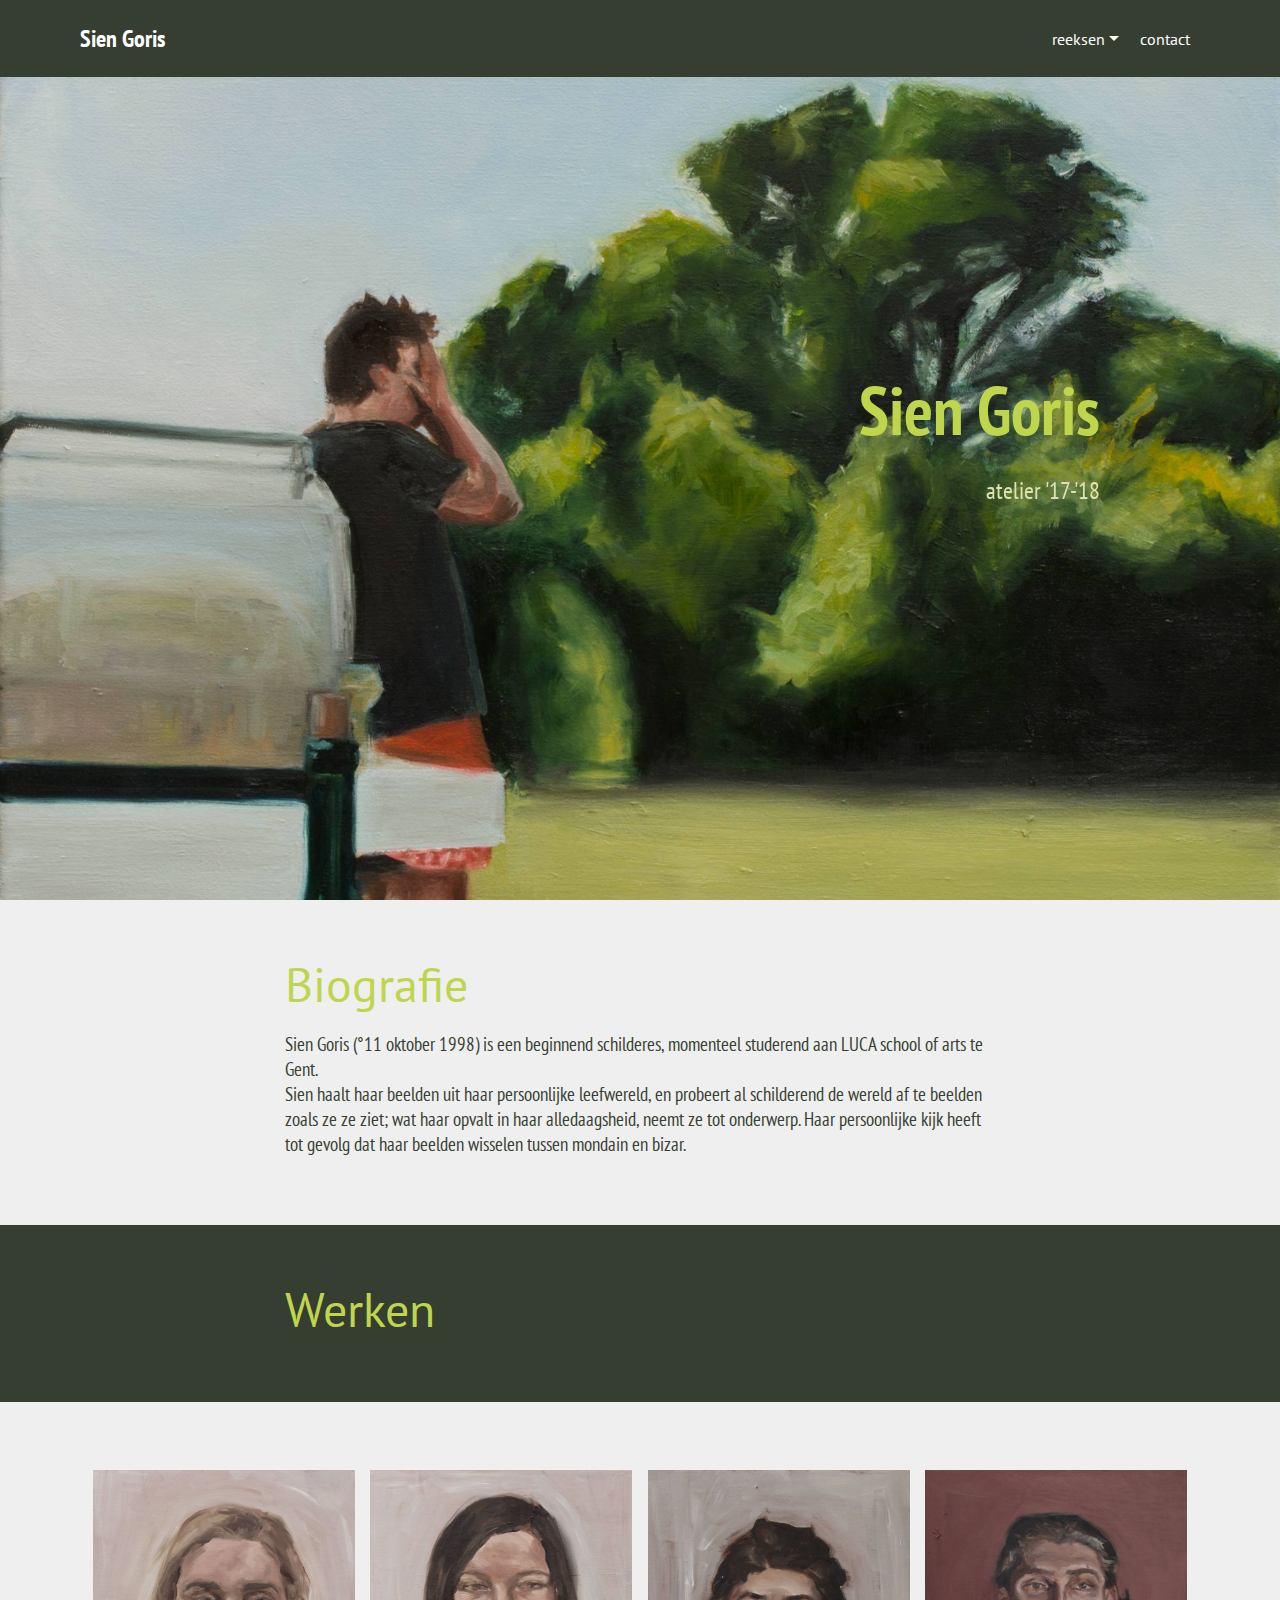
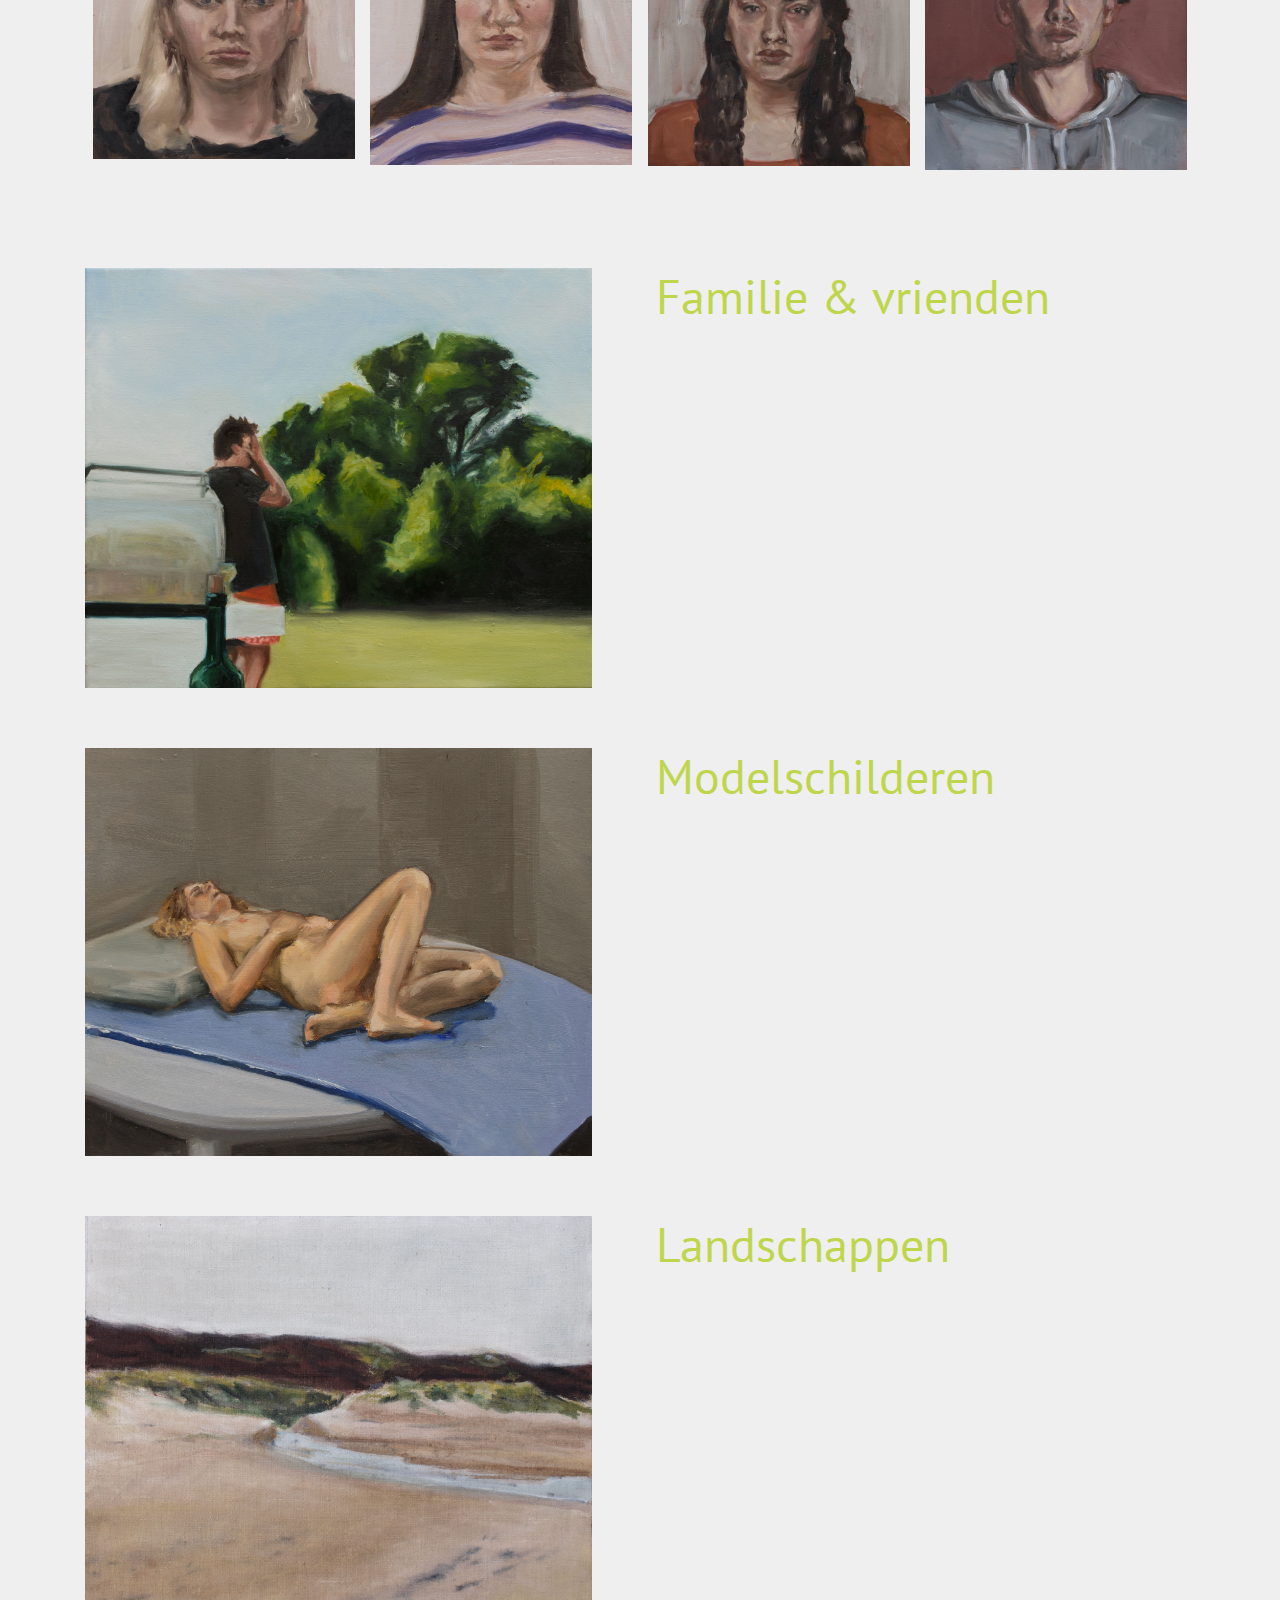
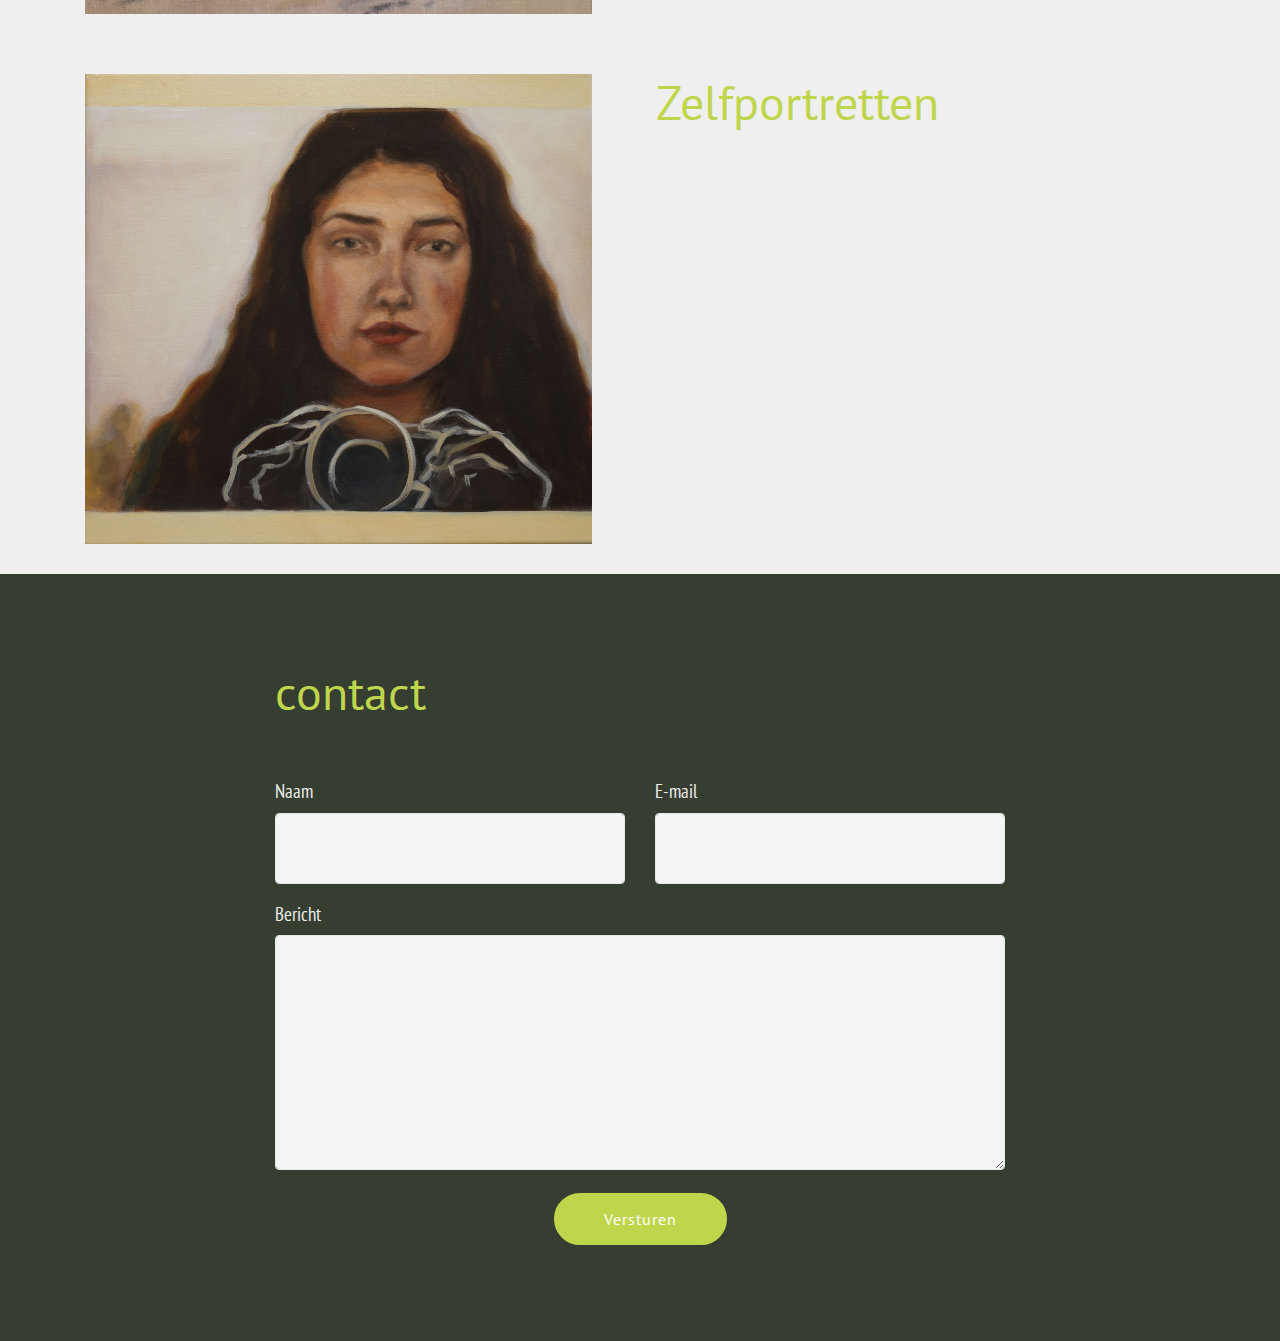
<file: index.html>
<!DOCTYPE html>
<html >
<head>
  <!-- Site made with Mobirise Website Builder v4.6.5, https://mobirise.com -->
  <meta charset="UTF-8">
  <meta http-equiv="X-UA-Compatible" content="IE=edge">
  <meta name="generator" content="Mobirise v4.6.5, mobirise.com">
  <meta name="viewport" content="width=device-width, initial-scale=1, minimum-scale=1">
  <link rel="shortcut icon" href="assets/images/zelfportret-1-128x152.png" type="image/x-icon">
  <meta name="description" content="">
  <title>Home</title>
  <link rel="stylesheet" href="assets/web/assets/mobirise-icons/mobirise-icons.css">
  <link rel="stylesheet" href="assets/tether/tether.min.css">
  <link rel="stylesheet" href="assets/bootstrap/css/bootstrap.min.css">
  <link rel="stylesheet" href="assets/bootstrap/css/bootstrap-grid.min.css">
  <link rel="stylesheet" href="assets/bootstrap/css/bootstrap-reboot.min.css">
  <link rel="stylesheet" href="assets/dropdown/css/style.css">
  <link rel="stylesheet" href="assets/theme/css/style.css">
  <link rel="stylesheet" href="assets/gallery/style.css">
  <link rel="stylesheet" href="assets/mobirise/css/mbr-additional.css" type="text/css">
  
  
  
</head>
<body>
  <section class="menu cid-qOxc28B4eX" once="menu" id="menu1-e">

    

    <nav class="navbar navbar-expand beta-menu navbar-dropdown align-items-center navbar-toggleable-sm">
        <button class="navbar-toggler navbar-toggler-right" type="button" data-toggle="collapse" data-target="#navbarSupportedContent" aria-controls="navbarSupportedContent" aria-expanded="false" aria-label="Toggle navigation">
            <div class="hamburger">
                <span></span>
                <span></span>
                <span></span>
                <span></span>
            </div>
        </button>
        <div class="menu-logo">
            <div class="navbar-brand">
                
                <span class="navbar-caption-wrap"><a class="navbar-caption text-white display-5" href="index.html#header2-f">
                        Sien Goris</a></span>
            </div>
        </div>
        <div class="collapse navbar-collapse" id="navbarSupportedContent">
            <ul class="navbar-nav nav-dropdown nav-right" data-app-modern-menu="true"><li class="nav-item dropdown open">
                    <a class="nav-link link text-white dropdown-toggle display-4" href="https://mobirise.com" data-toggle="dropdown-submenu" aria-expanded="true">
                        
                        reeksen</a><div class="dropdown-menu"><a class="text-white dropdown-item display-4" href="page2.html#content4-w">familie &amp; vrienden</a><a class="text-white dropdown-item display-4" href="page9.html#content4-1e">modelschilderen</a><a class="text-white dropdown-item display-4" href="page7.html#content4-18">landschappen</a><a class="text-white dropdown-item display-4" href="page8.html#content4-1b">zelfportretten</a></div>
                </li>
                <li class="nav-item">
                    <a class="nav-link link text-white display-4" href="index.html#form1-k">contact</a>
                </li></ul>
            
        </div>
    </nav>
</section>

<section class="engine"><a href="https://mobirise.ws/p">open source website maker</a></section><section class="cid-qOxc29vFNz mbr-fullscreen mbr-parallax-background" id="header2-f">

    

    

    <div class="container align-center">
        <div class="row justify-content-md-center">
            <div class="mbr-white col-md-10">
                <h1 class="mbr-section-title mbr-bold pb-3 mbr-fonts-style display-1">
                    Sien Goris</h1>
                <h3 class="mbr-section-subtitle align-center mbr-light pb-3 mbr-fonts-style display-5">
                    atelier '17-'18</h3>
                
                
            </div>
        </div>
    </div>
    
</section>

<section class="mbr-section content4 cid-qOPsPYUb0r" id="content4-p">

    

    <div class="container">
        <div class="media-container-row">
            <div class="title col-12 col-md-8">
                <h2 class="align-center pb-3 mbr-fonts-style display-2">Biografie</h2>
                <h3 class="mbr-section-subtitle align-center mbr-light mbr-fonts-style display-7">
                    Sien Goris (°11 oktober 1998) is een beginnend schilderes, momenteel studerend aan LUCA school of arts te Gent. <br>Sien haalt haar beelden uit haar persoonlijke leefwereld, en probeert al schilderend de wereld af te beelden zoals ze ze ziet; 
wat haar opvalt in haar alledaagsheid, neemt ze tot onderwerp. Haar persoonlijke kijk heeft tot gevolg dat haar beelden wisselen tussen mondain en bizar.</h3>
                
            </div>
        </div>
    </div>
</section>

<section class="mbr-section content4 cid-qP0mUHjrCO" id="content4-1g">

    

    <div class="container">
        <div class="media-container-row">
            <div class="title col-12 col-md-8">
                <h2 class="align-center pb-3 mbr-fonts-style display-2">
                    Werken</h2>
                
                
            </div>
        </div>
    </div>
</section>

<section class="mbr-gallery mbr-slider-carousel cid-qQPuOevKSl" id="gallery1-1h">

    

    <div class="container">
        <div><!-- Filter --><!-- Gallery --><div class="mbr-gallery-row"><div class="mbr-gallery-layout-default"><div><div><div class="mbr-gallery-item mbr-gallery-item--p1" data-video-url="false" data-tags="Awesome"><div href="#lb-gallery1-1h" data-slide-to="0" data-toggle="modal"><img src="assets/images/silke-1999x2212-800x885.jpg" alt=""><span class="icon-focus"></span></div></div><div class="mbr-gallery-item mbr-gallery-item--p1" data-video-url="false" data-tags="Responsive"><div href="#lb-gallery1-1h" data-slide-to="1" data-toggle="modal"><img src="assets/images/sarah-2000x2258-800x903.jpg" alt=""><span class="icon-focus"></span></div></div><div class="mbr-gallery-item mbr-gallery-item--p1" data-video-url="false" data-tags="Creative"><div href="#lb-gallery1-1h" data-slide-to="2" data-toggle="modal"><img src="assets/images/zelfportret-5-2000x2265-800x906.jpg" alt=""><span class="icon-focus"></span></div></div><div class="mbr-gallery-item mbr-gallery-item--p1" data-video-url="false" data-tags="Animated"><div href="#lb-gallery1-1h" data-slide-to="3" data-toggle="modal"><img src="assets/images/rien-10-2000x2302-800x920.jpg" alt=""><span class="icon-focus"></span></div></div></div></div><div class="clearfix"></div></div></div><!-- Lightbox --><div data-app-prevent-settings="" class="mbr-slider modal fade carousel slide" tabindex="-1" data-keyboard="true" data-interval="false" id="lb-gallery1-1h"><div class="modal-dialog"><div class="modal-content"><div class="modal-body"><div class="carousel-inner"><div class="carousel-item"><img src="assets/images/silke-1999x2212.jpg" alt=""></div><div class="carousel-item"><img src="assets/images/sarah-2000x2258.jpg" alt=""></div><div class="carousel-item"><img src="assets/images/zelfportret-5-2000x2265.jpg" alt=""></div><div class="carousel-item active"><img src="assets/images/rien-10-2000x2302.jpg" alt=""></div></div><a class="carousel-control carousel-control-prev" role="button" data-slide="prev" href="#lb-gallery1-1h"><span class="mbri-left mbr-iconfont" aria-hidden="true"></span><span class="sr-only">Previous</span></a><a class="carousel-control carousel-control-next" role="button" data-slide="next" href="#lb-gallery1-1h"><span class="mbri-right mbr-iconfont" aria-hidden="true"></span><span class="sr-only">Next</span></a><a class="close" href="#" role="button" data-dismiss="modal"><span class="sr-only">Close</span></a></div></div></div></div></div>
    </div>

</section>

<section class="header3 cid-qOPtyFV01l" id="header3-q">

    

    

    <div class="container">
        <div class="media-container-row">
            <div class="mbr-figure" style="width: 100%;">
                <a href="page2.html#content4-w"><img src="assets/images/familie-3-3260x2692.jpg" alt="Mobirise" title=""></a>
            </div>

            <div class="media-content">
                <h1 class="mbr-section-title mbr-white pb-3 mbr-fonts-style display-2"><a href="page2.html#content4-w">Familie &amp; vrienden</a></h1>
                
                <div class="mbr-section-text mbr-white pb-3 ">
                    
                </div>
                
            </div>
        </div>
    </div>

</section>

<section class="header3 cid-qOPtzlSFhp" id="header3-r">

    

    

    <div class="container">
        <div class="media-container-row">
            <div class="mbr-figure" style="width: 100%;">
                <a href="page9.html#content4-1e"><img src="assets/images/model-3-3298x2657.jpg" alt="Mobirise" title=""></a>
            </div>

            <div class="media-content">
                <h1 class="mbr-section-title mbr-white pb-3 mbr-fonts-style display-2"><a href="page9.html#content4-1e">Modelschilderen</a></h1>
                
                <div class="mbr-section-text mbr-white pb-3 ">
                    
                </div>
                
            </div>
        </div>
    </div>

</section>

<section class="header3 cid-qOPtzTyJhN" id="header3-s">

    

    

    <div class="container">
        <div class="media-container-row">
            <div class="mbr-figure" style="width: 100%;">
                <a href="page9.html#content4-1e"><img src="assets/images/calais-7-3968x3108.jpg" alt="Mobirise" title=""></a>
            </div>

            <div class="media-content">
                <h1 class="mbr-section-title mbr-white pb-3 mbr-fonts-style display-2"><a href="page7.html#content4-18">Landschappen</a></h1>
                
                <div class="mbr-section-text mbr-white pb-3 ">
                    
                </div>
                
            </div>
        </div>
    </div>

</section>

<section class="header3 cid-qOPtA2yZJ1" id="header3-t">

    

    

    <div class="container">
        <div class="media-container-row">
            <div class="mbr-figure" style="width: 100%;">
                <a href="page8.html#content4-1b"><img src="assets/images/zelfportret-3-3908x3619.jpg" alt="Mobirise" title=""></a>
            </div>

            <div class="media-content">
                <h1 class="mbr-section-title mbr-white pb-3 mbr-fonts-style display-2">
                    <a href="page8.html#content4-1b">Zelfportretten</a></h1>
                
                <div class="mbr-section-text mbr-white pb-3 ">
                    
                </div>
                
            </div>
        </div>
    </div>

</section>

<section class="mbr-section form1 cid-qOyqTccaT1" id="form1-k">

    

    
    <div class="container">
        <div class="row justify-content-center">
            <div class="title col-12 col-lg-8">
                <h2 class="mbr-section-title align-center pb-3 mbr-fonts-style display-2">
                    contact</h2>
                
            </div>
        </div>
    </div>
    <div class="container">
        <div class="row justify-content-center">
            <div class="media-container-column col-lg-8" data-form-type="formoid">
                    <div data-form-alert="" hidden="">Dankjewel voor je bericht!</div>
            
                    <form class="mbr-form" action="https://mobirise.com/" method="post" data-form-title="Mobirise Form"><input type="hidden" name="email" data-form-email="true" value="zPkc6U3P3Dr7w8cofVtNIZaAKJiFNBnrGV9qQmbWeDQ2tDhLlqIXgfC9Z/B0EWALe/x4ng26ulwsJMDLMY2tz1AnfAd12TM1PVYpelOvMT3z5lnTtbhhx+aTTdUEXezm" data-form-field="Email">
                        <div class="row row-sm-offset">
                            <div class="col-md-4 multi-horizontal" data-for="name">
                                <div class="form-group">
                                    <label class="form-control-label mbr-fonts-style display-7" for="name-form1-k">Naam</label>
                                    <input type="text" class="form-control" name="name" data-form-field="Name" required="" id="name-form1-k">
                                </div>
                            </div>
                            <div class="col-md-4 multi-horizontal" data-for="email">
                                <div class="form-group">
                                    <label class="form-control-label mbr-fonts-style display-7" for="email-form1-k">E-mail</label>
                                    <input type="email" class="form-control" name="email" data-form-field="Email" required="" id="email-form1-k">
                                </div>
                            </div>
                            
                        </div>
                        <div class="form-group" data-for="message">
                            <label class="form-control-label mbr-fonts-style display-7" for="message-form1-k">Bericht</label>
                            <textarea type="text" class="form-control" name="message" rows="7" data-form-field="Message" id="message-form1-k"></textarea>
                        </div>
            
                        <span class="input-group-btn"><button href="" type="submit" class="btn btn-primary btn-form display-4">Versturen</button></span>
                    </form>
            </div>
        </div>
    </div>
</section>


  <script src="assets/web/assets/jquery/jquery.min.js"></script>
  <script src="assets/popper/popper.min.js"></script>
  <script src="assets/tether/tether.min.js"></script>
  <script src="assets/bootstrap/js/bootstrap.min.js"></script>
  <script src="assets/smoothscroll/smooth-scroll.js"></script>
  <script src="assets/dropdown/js/script.min.js"></script>
  <script src="assets/touchswipe/jquery.touch-swipe.min.js"></script>
  <script src="assets/parallax/jarallax.min.js"></script>
  <script src="assets/vimeoplayer/jquery.mb.vimeo_player.js"></script>
  <script src="assets/bootstrapcarouselswipe/bootstrap-carousel-swipe.js"></script>
  <script src="assets/masonry/masonry.pkgd.min.js"></script>
  <script src="assets/imagesloaded/imagesloaded.pkgd.min.js"></script>
  <script src="assets/theme/js/script.js"></script>
  <script src="assets/gallery/player.min.js"></script>
  <script src="assets/gallery/script.js"></script>
  <script src="assets/slidervideo/script.js"></script>
  <script src="assets/formoid/formoid.min.js"></script>
  
  
</body>
</html>
</file>
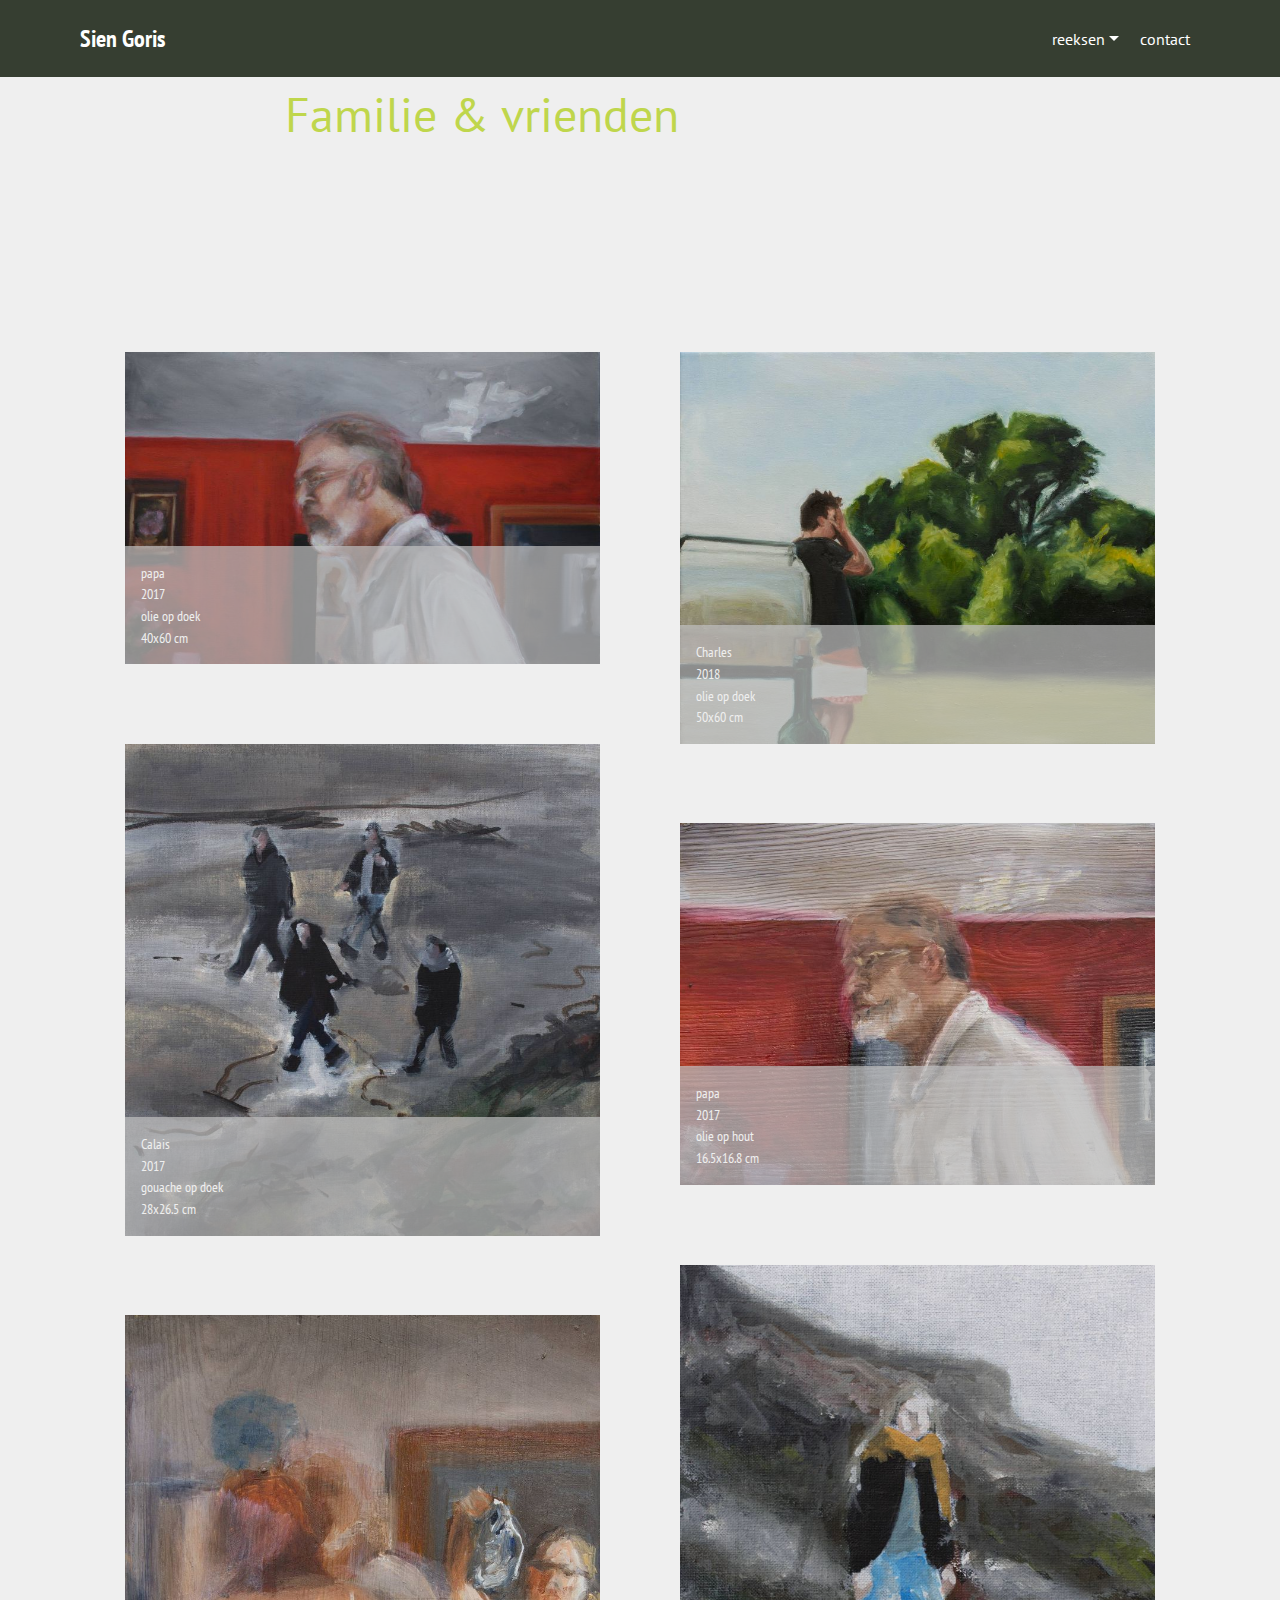
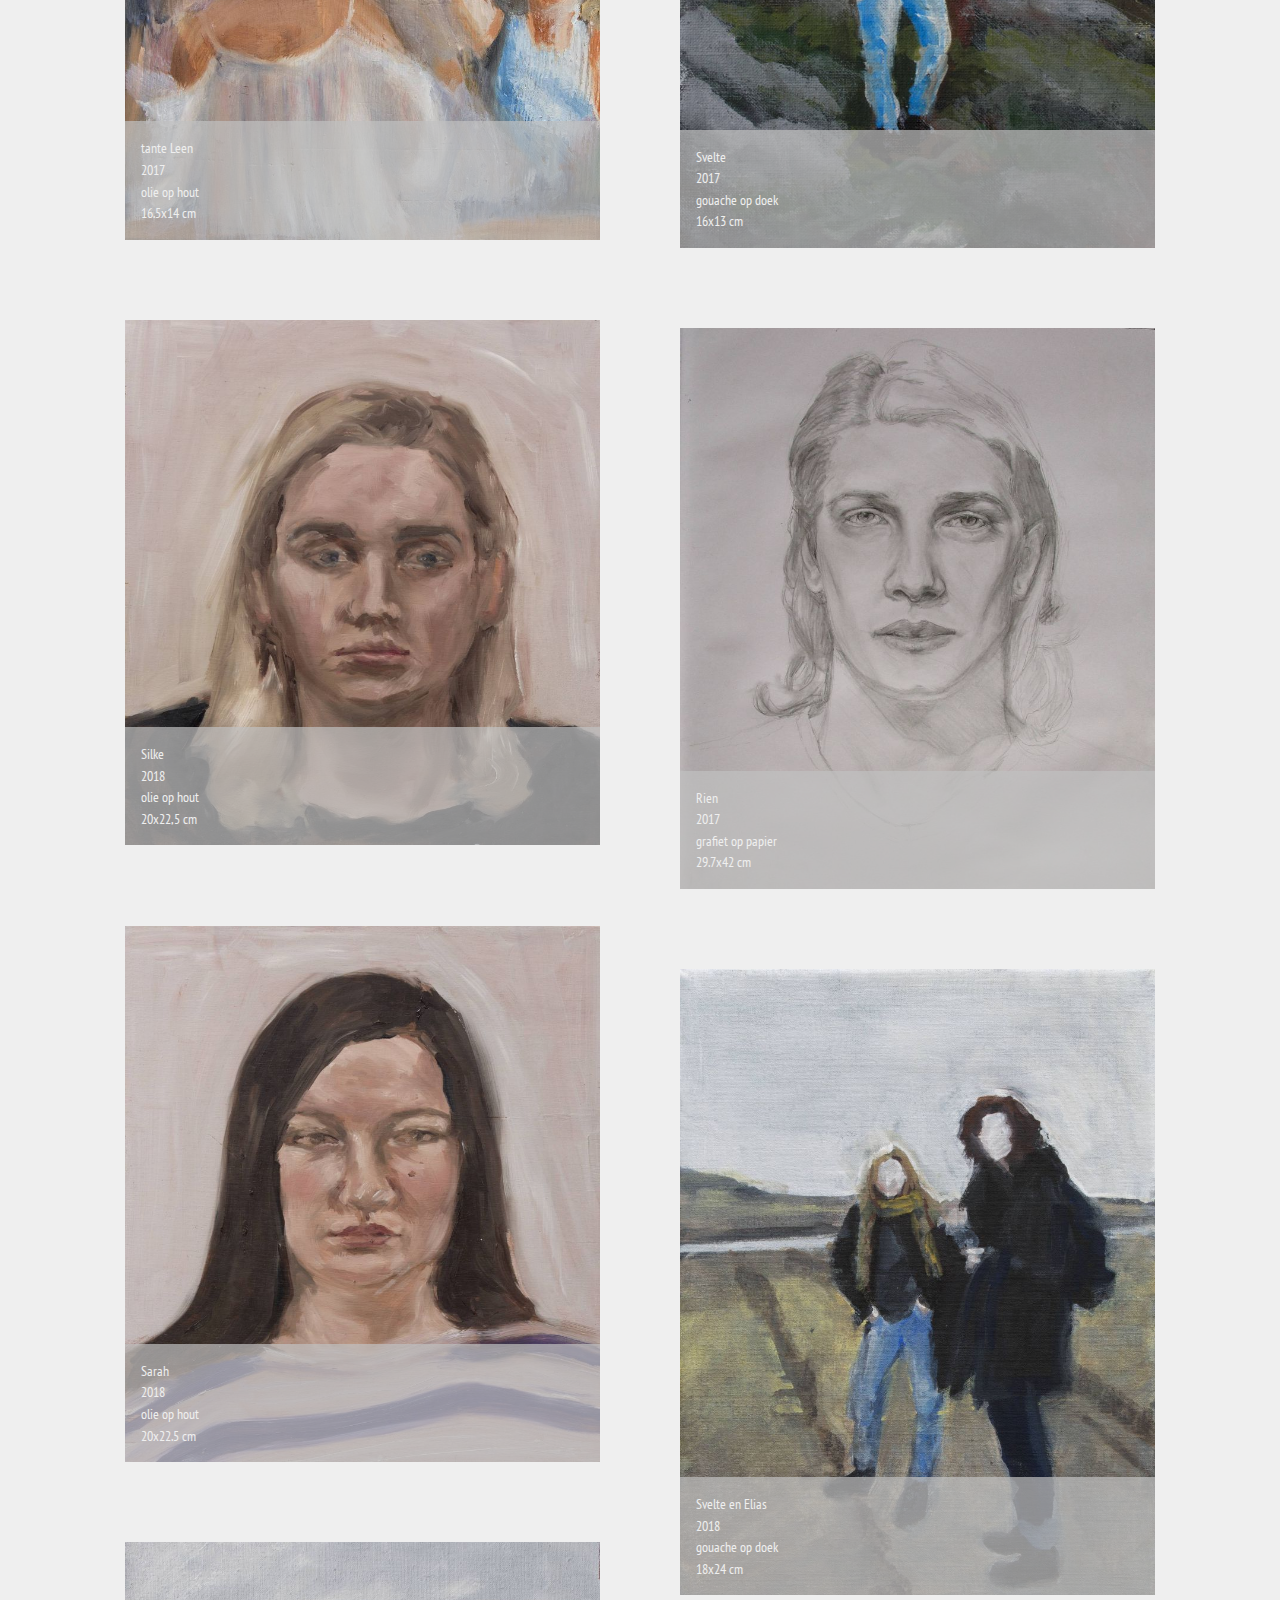
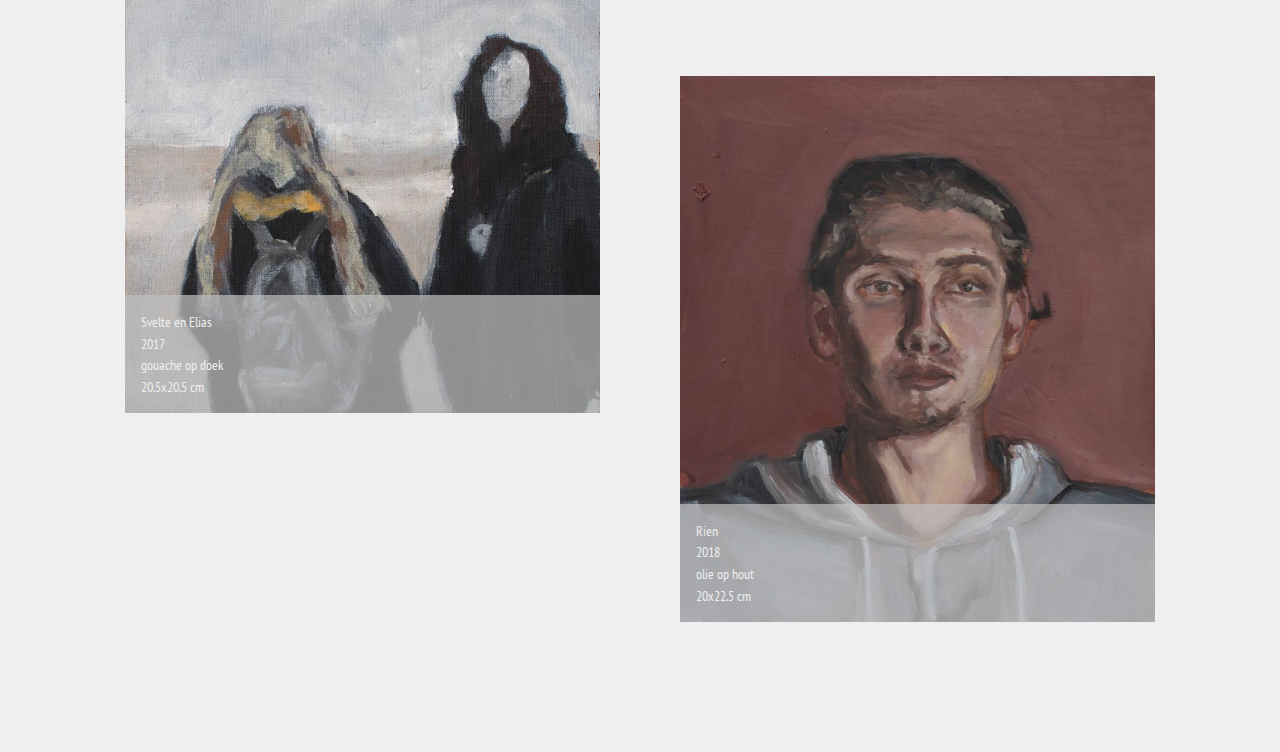
<file: page2.html>
<!DOCTYPE html>
<html >
<head>
  <!-- Site made with Mobirise Website Builder v4.6.5, https://mobirise.com -->
  <meta charset="UTF-8">
  <meta http-equiv="X-UA-Compatible" content="IE=edge">
  <meta name="generator" content="Mobirise v4.6.5, mobirise.com">
  <meta name="viewport" content="width=device-width, initial-scale=1, minimum-scale=1">
  <link rel="shortcut icon" href="assets/images/zelfportret-1-128x152.png" type="image/x-icon">
  <meta name="description" content="Website Creator Description">
  <title>Familie &amp; vrienden</title>
  <link rel="stylesheet" href="assets/web/assets/mobirise-icons/mobirise-icons.css">
  <link rel="stylesheet" href="assets/tether/tether.min.css">
  <link rel="stylesheet" href="assets/bootstrap/css/bootstrap.min.css">
  <link rel="stylesheet" href="assets/bootstrap/css/bootstrap-grid.min.css">
  <link rel="stylesheet" href="assets/bootstrap/css/bootstrap-reboot.min.css">
  <link rel="stylesheet" href="assets/dropdown/css/style.css">
  <link rel="stylesheet" href="assets/theme/css/style.css">
  <link rel="stylesheet" href="assets/gallery/style.css">
  <link rel="stylesheet" href="assets/mobirise/css/mbr-additional.css" type="text/css">
  
  
  
</head>
<body>
  <section class="menu cid-qOxc28B4eX" once="menu" id="menu1-v">

    

    <nav class="navbar navbar-expand beta-menu navbar-dropdown align-items-center navbar-toggleable-sm">
        <button class="navbar-toggler navbar-toggler-right" type="button" data-toggle="collapse" data-target="#navbarSupportedContent" aria-controls="navbarSupportedContent" aria-expanded="false" aria-label="Toggle navigation">
            <div class="hamburger">
                <span></span>
                <span></span>
                <span></span>
                <span></span>
            </div>
        </button>
        <div class="menu-logo">
            <div class="navbar-brand">
                
                <span class="navbar-caption-wrap"><a class="navbar-caption text-white display-5" href="index.html#header2-f">
                        Sien Goris</a></span>
            </div>
        </div>
        <div class="collapse navbar-collapse" id="navbarSupportedContent">
            <ul class="navbar-nav nav-dropdown nav-right" data-app-modern-menu="true"><li class="nav-item dropdown open">
                    <a class="nav-link link text-white dropdown-toggle display-4" href="https://mobirise.com" data-toggle="dropdown-submenu" aria-expanded="true">
                        
                        reeksen</a><div class="dropdown-menu"><a class="text-white dropdown-item display-4" href="page2.html#content4-w">familie &amp; vrienden</a><a class="text-white dropdown-item display-4" href="page9.html#content4-1e">modelschilderen</a><a class="text-white dropdown-item display-4" href="page7.html#content4-18">landschappen</a><a class="text-white dropdown-item display-4" href="page8.html#content4-1b">zelfportretten</a></div>
                </li>
                <li class="nav-item">
                    <a class="nav-link link text-white display-4" href="index.html#form1-k">contact</a>
                </li></ul>
            
        </div>
    </nav>
</section>

<section class="engine"><a href="https://mobirise.ws/c">best free website maker</a></section><section class="mbr-section content4 cid-qOZGwDTQHp" id="content4-w">

    

    <div class="container">
        <div class="media-container-row">
            <div class="title col-12 col-md-8">
                <h2 class="align-center pb-3 mbr-fonts-style display-2">Familie &amp; vrienden</h2>
                
                
            </div>
        </div>
    </div>
</section>

<section class="mbr-gallery mbr-slider-carousel cid-qOZGUfpiwH" id="gallery1-z">

    

    <div class="container">
        <div><!-- Filter --><!-- Gallery --><div class="mbr-gallery-row"><div class="mbr-gallery-layout-default"><div><div><div class="mbr-gallery-item mbr-gallery-item--p5" data-video-url="false" data-tags="Awesome"><div href="#lb-gallery1-z" data-slide-to="0" data-toggle="modal"><img src="assets/images/familie-4-2000x1316-800x526.jpg" alt=""><span class="icon-focus"></span><span class="mbr-gallery-title mbr-fonts-style display-7">papa<br>2017<br>olie op doek<br>40x60 cm</span></div></div><div class="mbr-gallery-item mbr-gallery-item--p5" data-video-url="false" data-tags="Responsive"><div href="#lb-gallery1-z" data-slide-to="1" data-toggle="modal"><img src="assets/images/familie-3-2000x1651-800x660.jpg" alt=""><span class="icon-focus"></span><span class="mbr-gallery-title mbr-fonts-style display-7">Charles<br>2018<br>olie op doek<br>50x60 cm</span></div></div><div class="mbr-gallery-item mbr-gallery-item--p5" data-video-url="false" data-tags="Creative"><div href="#lb-gallery1-z" data-slide-to="2" data-toggle="modal"><img src="assets/images/calais-4-2000x2071-800x828.jpg" alt=""><span class="icon-focus"></span><span class="mbr-gallery-title mbr-fonts-style display-7">Calais<br>2017<br>gouache op doek<br>28x26.5 cm</span></div></div><div class="mbr-gallery-item mbr-gallery-item--p5" data-video-url="false" data-tags="Animated"><div href="#lb-gallery1-z" data-slide-to="3" data-toggle="modal"><img src="assets/images/familie-2-2000x1523-800x609.jpg" alt=""><span class="icon-focus"></span><span class="mbr-gallery-title mbr-fonts-style display-7">papa<br>2017<br>olie op hout<br>16.5x16.8 cm</span></div></div><div class="mbr-gallery-item mbr-gallery-item--p5" data-video-url="false" data-tags="Awesome"><div href="#lb-gallery1-z" data-slide-to="4" data-toggle="modal"><img src="assets/images/calais-3-2000x2457-800x982.jpg" alt=""><span class="icon-focus"></span><span class="mbr-gallery-title mbr-fonts-style display-7">Svelte<br>2017<br>gouache op doek<br>16x13 cm</span></div></div><div class="mbr-gallery-item mbr-gallery-item--p5" data-video-url="false" data-tags="Awesome"><div href="#lb-gallery1-z" data-slide-to="5" data-toggle="modal"><img src="assets/images/familie-1-1630x1803-800x884.jpg" alt=""><span class="icon-focus"></span><span class="mbr-gallery-title mbr-fonts-style display-7">tante Leen<br>2017<br>olie op hout<br>16.5x14 cm</span></div></div><div class="mbr-gallery-item mbr-gallery-item--p5" data-video-url="false" data-tags="Responsive"><div href="#lb-gallery1-z" data-slide-to="6" data-toggle="modal"><img src="assets/images/silke-1999x2212-800x885.jpg" alt=""><span class="icon-focus"></span><span class="mbr-gallery-title mbr-fonts-style display-7">Silke<br>2018<br>olie op hout<br>20x22,5 cm</span></div></div><div class="mbr-gallery-item mbr-gallery-item--p5" data-video-url="false" data-tags="Animated"><div href="#lb-gallery1-z" data-slide-to="7" data-toggle="modal"><img src="assets/images/rien-5-2000x2363-800x945.jpg" alt=""><span class="icon-focus"></span><span class="mbr-gallery-title mbr-fonts-style display-7">Rien<br>2017<br>grafiet op papier<br>29.7x42 cm</span></div></div><div class="mbr-gallery-item mbr-gallery-item--p5" data-video-url="false" data-tags="Awesome"><div href="#lb-gallery1-z" data-slide-to="8" data-toggle="modal"><img src="assets/images/sarah-2000x2258-800x903.jpg" alt=""><span class="icon-focus"></span><span class="mbr-gallery-title mbr-fonts-style display-7">Sarah<br>2018<br>olie op hout<br>20x22.5 cm</span></div></div><div class="mbr-gallery-item mbr-gallery-item--p5" data-video-url="false" data-tags="Awesome"><div href="#lb-gallery1-z" data-slide-to="9" data-toggle="modal"><img src="assets/images/calais-8-1828x2412-800x1055.jpg" alt=""><span class="icon-focus"></span><span class="mbr-gallery-title mbr-fonts-style display-7">Svelte en Elias<br>2018<br>gouache op doek<br>18x24 cm</span></div></div><div class="mbr-gallery-item mbr-gallery-item--p5" data-video-url="false" data-tags="Awesome"><div href="#lb-gallery1-z" data-slide-to="10" data-toggle="modal"><img src="assets/images/calais-6-2000x1986-800x794.jpg" alt=""><span class="icon-focus"></span><span class="mbr-gallery-title mbr-fonts-style display-7">Svelte en Elias<br>2017<br>gouache op doek<br>20.5x20.5 cm</span></div></div><div class="mbr-gallery-item mbr-gallery-item--p5" data-video-url="false" data-tags="Awesome"><div href="#lb-gallery1-z" data-slide-to="11" data-toggle="modal"><img src="assets/images/rien-10-2000x2302-800x920.jpg" alt=""><span class="icon-focus"></span><span class="mbr-gallery-title mbr-fonts-style display-7">Rien<br>2018<br>olie op hout<br>20x22.5 cm</span></div></div></div></div><div class="clearfix"></div></div></div><!-- Lightbox --><div data-app-prevent-settings="" class="mbr-slider modal fade carousel slide" tabindex="-1" data-keyboard="true" data-interval="false" id="lb-gallery1-z"><div class="modal-dialog"><div class="modal-content"><div class="modal-body"><div class="carousel-inner"><div class="carousel-item"><img src="assets/images/familie-4-2000x1316.jpg" alt=""></div><div class="carousel-item"><img src="assets/images/familie-3-2000x1651.jpg" alt=""></div><div class="carousel-item"><img src="assets/images/calais-4-2000x2071.jpg" alt=""></div><div class="carousel-item"><img src="assets/images/familie-2-2000x1523.jpg" alt=""></div><div class="carousel-item"><img src="assets/images/calais-3-2000x2457.jpg" alt=""></div><div class="carousel-item"><img src="assets/images/familie-1-1630x1803.jpg" alt=""></div><div class="carousel-item"><img src="assets/images/silke-1999x2212.jpg" alt=""></div><div class="carousel-item"><img src="assets/images/rien-5-2000x2363.jpg" alt=""></div><div class="carousel-item"><img src="assets/images/sarah-2000x2258.jpg" alt=""></div><div class="carousel-item"><img src="assets/images/calais-8-1828x2412.jpg" alt=""></div><div class="carousel-item"><img src="assets/images/calais-6-2000x1986.jpg" alt=""></div><div class="carousel-item active"><img src="assets/images/rien-10-2000x2302.jpg" alt=""></div></div><a class="carousel-control carousel-control-prev" role="button" data-slide="prev" href="#lb-gallery1-z"><span class="mbri-left mbr-iconfont" aria-hidden="true"></span><span class="sr-only">Previous</span></a><a class="carousel-control carousel-control-next" role="button" data-slide="next" href="#lb-gallery1-z"><span class="mbri-right mbr-iconfont" aria-hidden="true"></span><span class="sr-only">Next</span></a><a class="close" href="#" role="button" data-dismiss="modal"><span class="sr-only">Close</span></a></div></div></div></div></div>
    </div>

</section>


  <script src="assets/web/assets/jquery/jquery.min.js"></script>
  <script src="assets/popper/popper.min.js"></script>
  <script src="assets/tether/tether.min.js"></script>
  <script src="assets/bootstrap/js/bootstrap.min.js"></script>
  <script src="assets/smoothscroll/smooth-scroll.js"></script>
  <script src="assets/dropdown/js/script.min.js"></script>
  <script src="assets/touchswipe/jquery.touch-swipe.min.js"></script>
  <script src="assets/vimeoplayer/jquery.mb.vimeo_player.js"></script>
  <script src="assets/bootstrapcarouselswipe/bootstrap-carousel-swipe.js"></script>
  <script src="assets/masonry/masonry.pkgd.min.js"></script>
  <script src="assets/imagesloaded/imagesloaded.pkgd.min.js"></script>
  <script src="assets/theme/js/script.js"></script>
  <script src="assets/gallery/player.min.js"></script>
  <script src="assets/gallery/script.js"></script>
  <script src="assets/slidervideo/script.js"></script>
  
  
</body>
</html>
</file>
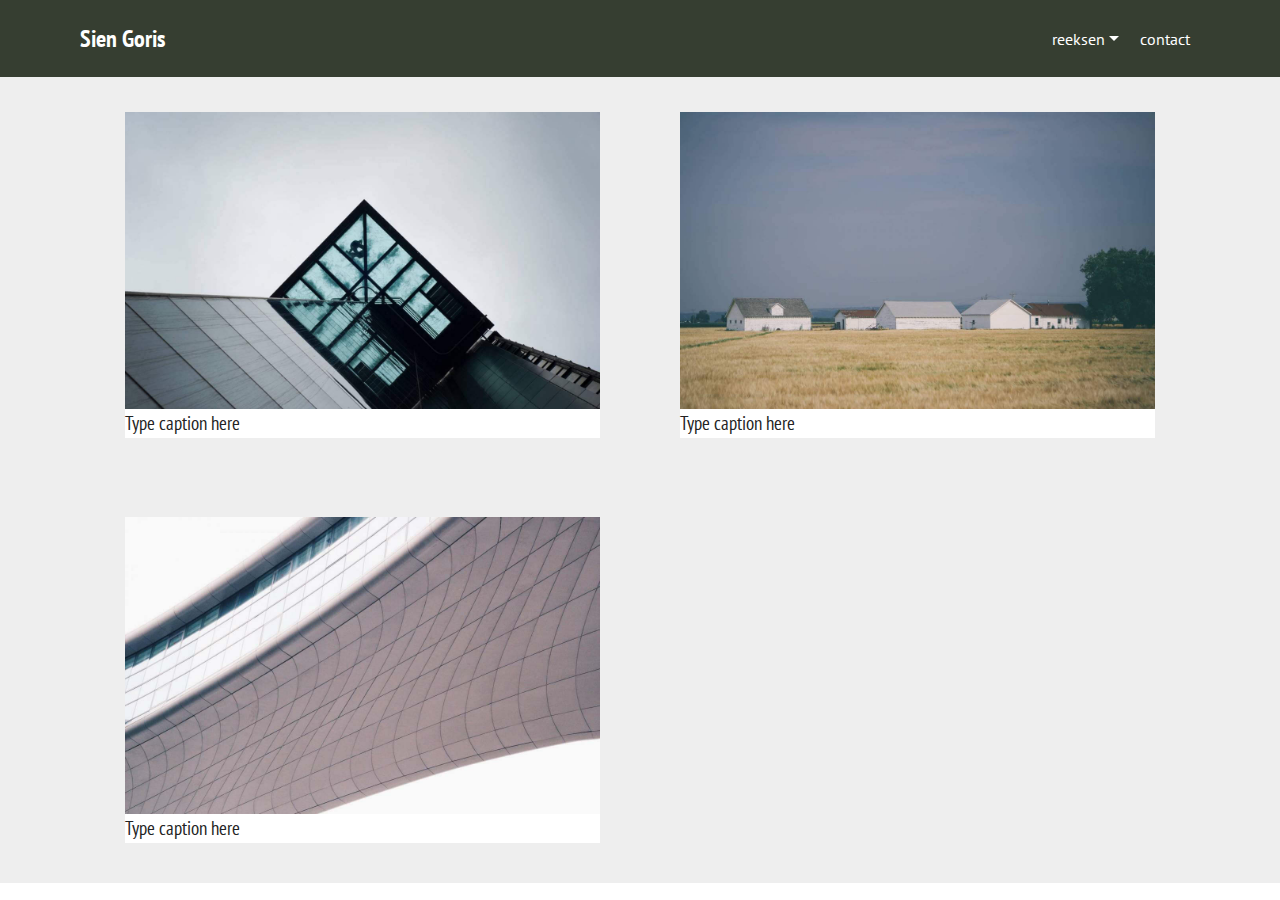
<file: page6.html>
<!DOCTYPE html>
<html >
<head>
  <!-- Site made with Mobirise Website Builder v4.6.5, https://mobirise.com -->
  <meta charset="UTF-8">
  <meta http-equiv="X-UA-Compatible" content="IE=edge">
  <meta name="generator" content="Mobirise v4.6.5, mobirise.com">
  <meta name="viewport" content="width=device-width, initial-scale=1, minimum-scale=1">
  <link rel="shortcut icon" href="assets/images/zelfportret-1-128x152.png" type="image/x-icon">
  <meta name="description" content="Web Maker Description">
  <title>Tekeningen</title>
  <link rel="stylesheet" href="assets/web/assets/mobirise-icons/mobirise-icons.css">
  <link rel="stylesheet" href="assets/tether/tether.min.css">
  <link rel="stylesheet" href="assets/bootstrap/css/bootstrap.min.css">
  <link rel="stylesheet" href="assets/bootstrap/css/bootstrap-grid.min.css">
  <link rel="stylesheet" href="assets/bootstrap/css/bootstrap-reboot.min.css">
  <link rel="stylesheet" href="assets/dropdown/css/style.css">
  <link rel="stylesheet" href="assets/theme/css/style.css">
  <link rel="stylesheet" href="assets/gallery/style.css">
  <link rel="stylesheet" href="assets/mobirise/css/mbr-additional.css" type="text/css">
  
  
  
</head>
<body>
  <section class="menu cid-qOxc28B4eX" once="menu" id="menu1-13">

    

    <nav class="navbar navbar-expand beta-menu navbar-dropdown align-items-center navbar-toggleable-sm">
        <button class="navbar-toggler navbar-toggler-right" type="button" data-toggle="collapse" data-target="#navbarSupportedContent" aria-controls="navbarSupportedContent" aria-expanded="false" aria-label="Toggle navigation">
            <div class="hamburger">
                <span></span>
                <span></span>
                <span></span>
                <span></span>
            </div>
        </button>
        <div class="menu-logo">
            <div class="navbar-brand">
                
                <span class="navbar-caption-wrap"><a class="navbar-caption text-white display-5" href="index.html#header2-f">
                        Sien Goris</a></span>
            </div>
        </div>
        <div class="collapse navbar-collapse" id="navbarSupportedContent">
            <ul class="navbar-nav nav-dropdown nav-right" data-app-modern-menu="true"><li class="nav-item dropdown">
                    <a class="nav-link link text-white dropdown-toggle display-4" href="https://mobirise.com" data-toggle="dropdown-submenu" aria-expanded="false">
                        
                        reeksen</a><div class="dropdown-menu"><a class="text-white dropdown-item display-4" href="page2.html#content4-w">familie &amp; vrienden</a><a class="text-white dropdown-item display-4" href="page9.html#content4-1e">modelschilderen</a><a class="text-white dropdown-item display-4" href="page7.html#content4-18">landschappen</a><a class="text-white dropdown-item display-4" href="page8.html#content4-1b">zelfportretten</a><a class="text-white dropdown-item display-4" href="page6.html#content4-16">tekeningen</a></div>
                </li>
                <li class="nav-item">
                    <a class="nav-link link text-white display-4" href="index.html#form1-k">contact</a>
                </li></ul>
            
        </div>
    </nav>
</section>

<section class="engine"><a href="https://mobirise.ws">Mobirise</a></section><section class="mbr-section content4 cid-qOZMfsy7Uf" id="content4-16">

    

    <div class="container">
        <div class="media-container-row">
            <div class="title col-12 col-md-8">
                <h2 class="align-center pb-3 mbr-fonts-style display-2">
                    Tekeningen</h2>
                
                
            </div>
        </div>
    </div>
</section>

<section class="mbr-gallery mbr-slider-carousel cid-qOZMbZL9Ac" id="gallery1-15">

    

    <div class="container">
        <div><!-- Filter --><!-- Gallery --><div class="mbr-gallery-row"><div class="mbr-gallery-layout-default"><div><div><div class="mbr-gallery-item mbr-gallery-item--p5" data-video-url="false" data-tags="Awesome"><div href="#lb-gallery1-15" data-slide-to="0" data-toggle="modal"><img src="assets/images/gallery00.jpg" alt=""><span class="icon-focus"></span><span class="mbr-gallery-title mbr-fonts-style display-7">Type caption here</span></div></div><div class="mbr-gallery-item mbr-gallery-item--p5" data-video-url="false" data-tags="Responsive"><div href="#lb-gallery1-15" data-slide-to="1" data-toggle="modal"><img src="assets/images/gallery01.jpg" alt=""><span class="icon-focus"></span><span class="mbr-gallery-title mbr-fonts-style display-7">Type caption here</span></div></div><div class="mbr-gallery-item mbr-gallery-item--p5" data-video-url="false" data-tags="Creative"><div href="#lb-gallery1-15" data-slide-to="2" data-toggle="modal"><img src="assets/images/gallery02.jpg" alt=""><span class="icon-focus"></span><span class="mbr-gallery-title mbr-fonts-style display-7">Type caption here</span></div></div></div></div><div class="clearfix"></div></div></div><!-- Lightbox --><div data-app-prevent-settings="" class="mbr-slider modal fade carousel slide" tabindex="-1" data-keyboard="true" data-interval="false" id="lb-gallery1-15"><div class="modal-dialog"><div class="modal-content"><div class="modal-body"><div class="carousel-inner"><div class="carousel-item active"><img src="assets/images/gallery00.jpg" alt=""></div><div class="carousel-item"><img src="assets/images/gallery01.jpg" alt=""></div><div class="carousel-item"><img src="assets/images/gallery02.jpg" alt=""></div></div><a class="carousel-control carousel-control-prev" role="button" data-slide="prev" href="#lb-gallery1-15"><span class="mbri-left mbr-iconfont" aria-hidden="true"></span><span class="sr-only">Previous</span></a><a class="carousel-control carousel-control-next" role="button" data-slide="next" href="#lb-gallery1-15"><span class="mbri-right mbr-iconfont" aria-hidden="true"></span><span class="sr-only">Next</span></a><a class="close" href="#" role="button" data-dismiss="modal"><span class="sr-only">Close</span></a></div></div></div></div></div>
    </div>

</section>


  <script src="assets/web/assets/jquery/jquery.min.js"></script>
  <script src="assets/popper/popper.min.js"></script>
  <script src="assets/tether/tether.min.js"></script>
  <script src="assets/bootstrap/js/bootstrap.min.js"></script>
  <script src="assets/smoothscroll/smooth-scroll.js"></script>
  <script src="assets/dropdown/js/script.min.js"></script>
  <script src="assets/touchswipe/jquery.touch-swipe.min.js"></script>
  <script src="assets/vimeoplayer/jquery.mb.vimeo_player.js"></script>
  <script src="assets/bootstrapcarouselswipe/bootstrap-carousel-swipe.js"></script>
  <script src="assets/masonry/masonry.pkgd.min.js"></script>
  <script src="assets/imagesloaded/imagesloaded.pkgd.min.js"></script>
  <script src="assets/theme/js/script.js"></script>
  <script src="assets/gallery/player.min.js"></script>
  <script src="assets/gallery/script.js"></script>
  <script src="assets/slidervideo/script.js"></script>
  
  
</body>
</html>
</file>
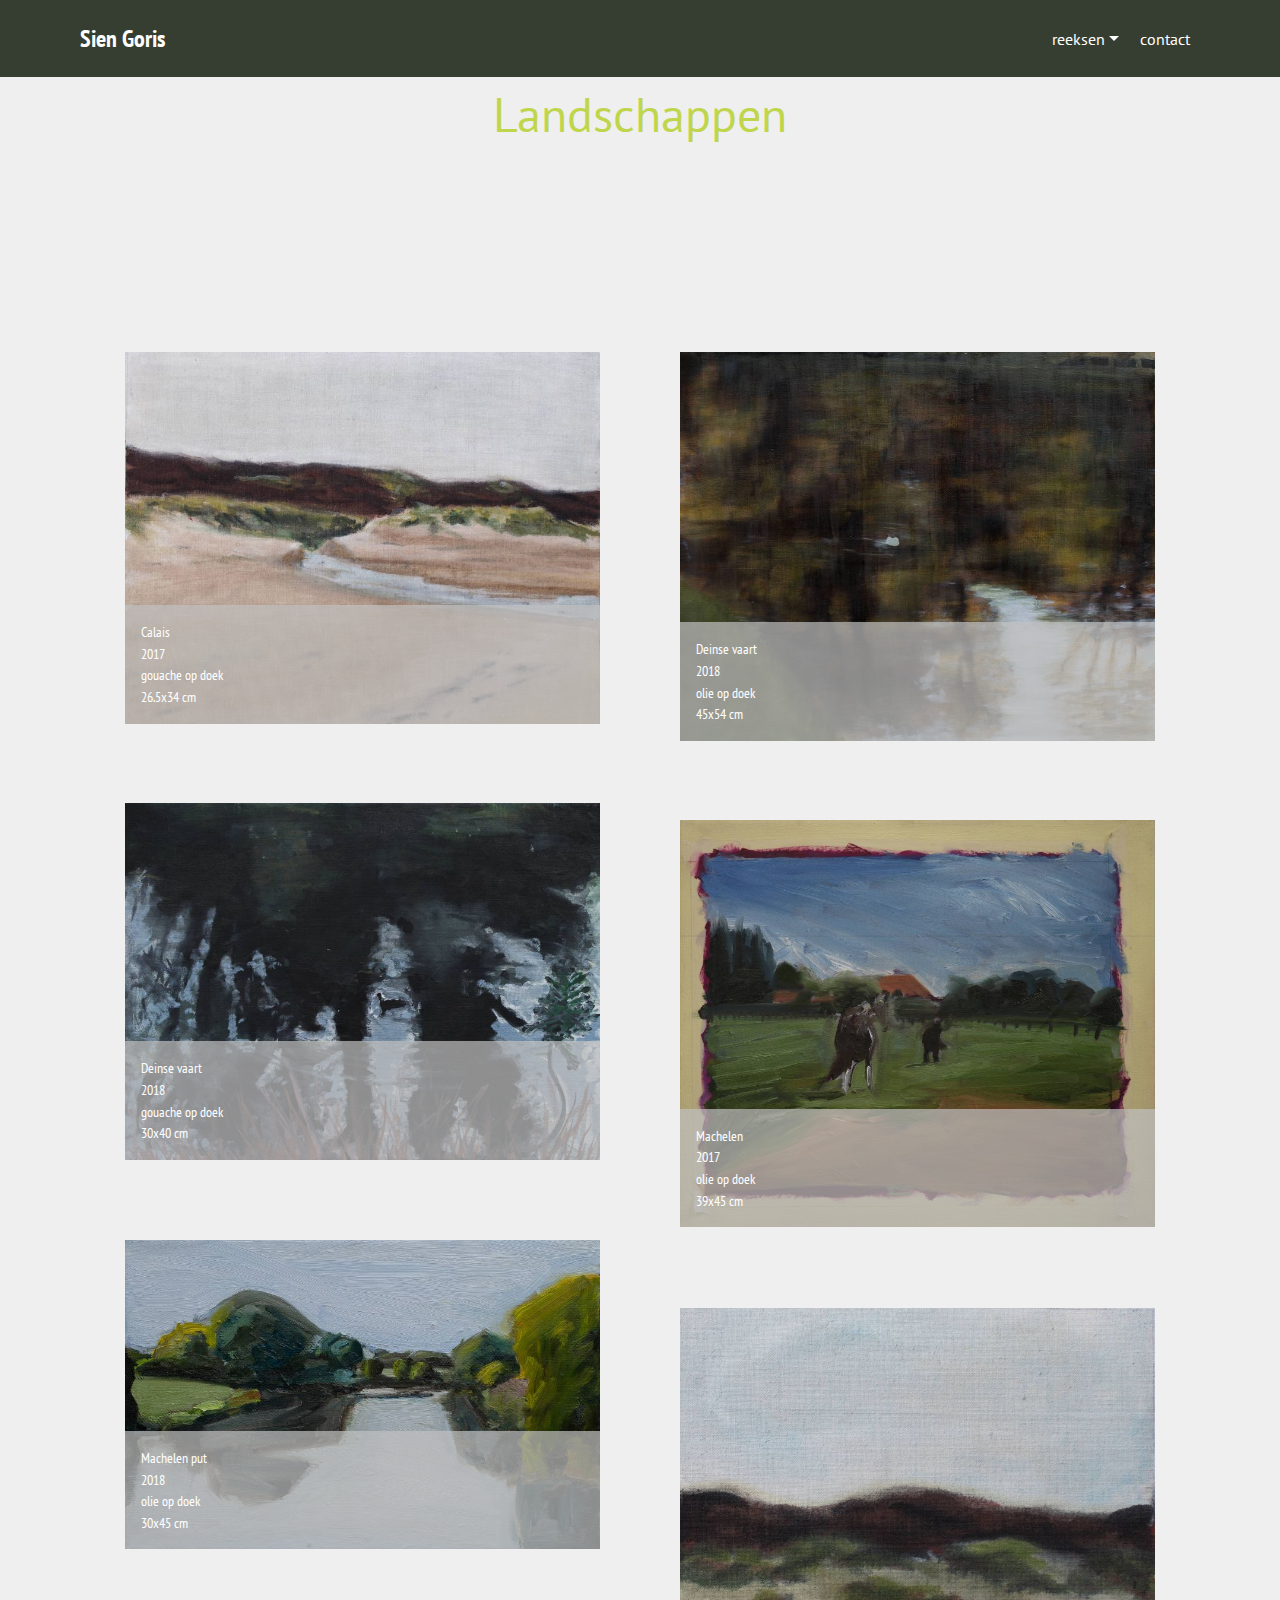
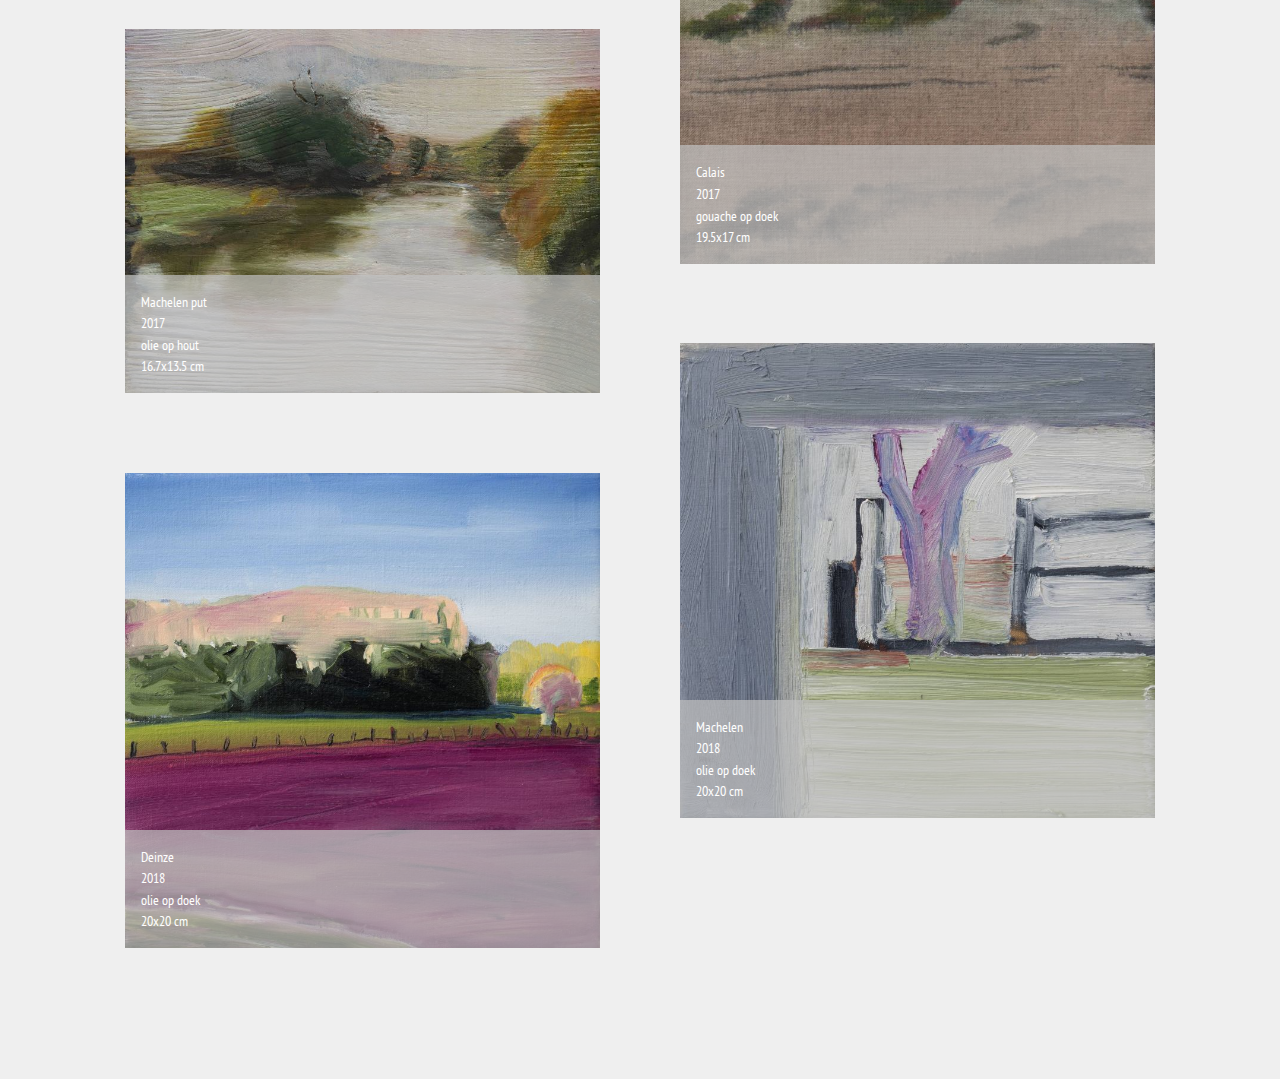
<file: page7.html>
<!DOCTYPE html>
<html >
<head>
  <!-- Site made with Mobirise Website Builder v4.6.5, https://mobirise.com -->
  <meta charset="UTF-8">
  <meta http-equiv="X-UA-Compatible" content="IE=edge">
  <meta name="generator" content="Mobirise v4.6.5, mobirise.com">
  <meta name="viewport" content="width=device-width, initial-scale=1, minimum-scale=1">
  <link rel="shortcut icon" href="assets/images/zelfportret-1-128x152.png" type="image/x-icon">
  <meta name="description" content="Web Maker Description">
  <title>Landschappen</title>
  <link rel="stylesheet" href="assets/web/assets/mobirise-icons/mobirise-icons.css">
  <link rel="stylesheet" href="assets/tether/tether.min.css">
  <link rel="stylesheet" href="assets/bootstrap/css/bootstrap.min.css">
  <link rel="stylesheet" href="assets/bootstrap/css/bootstrap-grid.min.css">
  <link rel="stylesheet" href="assets/bootstrap/css/bootstrap-reboot.min.css">
  <link rel="stylesheet" href="assets/dropdown/css/style.css">
  <link rel="stylesheet" href="assets/theme/css/style.css">
  <link rel="stylesheet" href="assets/gallery/style.css">
  <link rel="stylesheet" href="assets/mobirise/css/mbr-additional.css" type="text/css">
  
  
  
</head>
<body>
  <section class="menu cid-qOZQTtLtY2" once="menu" id="menu1-17">

    

    <nav class="navbar navbar-expand beta-menu navbar-dropdown align-items-center navbar-toggleable-sm">
        <button class="navbar-toggler navbar-toggler-right" type="button" data-toggle="collapse" data-target="#navbarSupportedContent" aria-controls="navbarSupportedContent" aria-expanded="false" aria-label="Toggle navigation">
            <div class="hamburger">
                <span></span>
                <span></span>
                <span></span>
                <span></span>
            </div>
        </button>
        <div class="menu-logo">
            <div class="navbar-brand">
                
                <span class="navbar-caption-wrap"><a class="navbar-caption text-white display-5" href="index.html#header2-f">
                        Sien Goris</a></span>
            </div>
        </div>
        <div class="collapse navbar-collapse" id="navbarSupportedContent">
            <ul class="navbar-nav nav-dropdown nav-right" data-app-modern-menu="true"><li class="nav-item dropdown open">
                    <a class="nav-link link text-white dropdown-toggle display-4" href="https://mobirise.com" data-toggle="dropdown-submenu" aria-expanded="true">
                        
                        reeksen</a><div class="dropdown-menu"><a class="text-white dropdown-item display-4" href="page2.html#content4-w">familie &amp; vrienden</a><a class="text-white dropdown-item display-4" href="page9.html#content4-1e">modelschilderen</a><a class="text-white dropdown-item display-4" href="page7.html#content4-18">landschappen</a><a class="text-white dropdown-item display-4" href="page8.html#content4-1b">zelfportretten</a></div>
                </li>
                <li class="nav-item">
                    <a class="nav-link link text-white display-4" href="index.html#form1-k">contact</a>
                </li></ul>
            
        </div>
    </nav>
</section>

<section class="engine"><a href="https://mobirise.ws/o">best mobile website builder</a></section><section class="mbr-section content4 cid-qOZQTup7Ak" id="content4-18">

    

    <div class="container">
        <div class="media-container-row">
            <div class="title col-12 col-md-8">
                <h2 class="align-center pb-3 mbr-fonts-style display-2">
                    Landschappen</h2>
                
                
            </div>
        </div>
    </div>
</section>

<section class="mbr-gallery mbr-slider-carousel cid-qOZQTuPHK5" id="gallery1-19">

    

    <div class="container">
        <div><!-- Filter --><!-- Gallery --><div class="mbr-gallery-row"><div class="mbr-gallery-layout-default"><div><div><div class="mbr-gallery-item mbr-gallery-item--p5" data-video-url="false" data-tags="Awesome"><div href="#lb-gallery1-19" data-slide-to="0" data-toggle="modal"><img src="assets/images/calais-7-2000x1566-800x626.jpg" alt=""><span class="icon-focus"></span><span class="mbr-gallery-title mbr-fonts-style display-7">Calais<br>2017<br>gouache op doek<br>26.5x34 cm</span></div></div><div class="mbr-gallery-item mbr-gallery-item--p5" data-video-url="false" data-tags="Responsive"><div href="#lb-gallery1-19" data-slide-to="1" data-toggle="modal"><img src="assets/images/deinze-2-2000x1638-800x655.jpg" alt=""><span class="icon-focus"></span><span class="mbr-gallery-title mbr-fonts-style display-7">Deinse vaart<br>2018<br>olie op doek<br>45x54 cm</span></div></div><div class="mbr-gallery-item mbr-gallery-item--p5" data-video-url="false" data-tags="Creative"><div href="#lb-gallery1-19" data-slide-to="2" data-toggle="modal"><img src="assets/images/deinze-1-1999x1503-800x601.jpg" alt=""><span class="icon-focus"></span><span class="mbr-gallery-title mbr-fonts-style display-7">Deinse vaart<br>2018<br>gouache op doek<br>30x40 cm</span></div></div><div class="mbr-gallery-item mbr-gallery-item--p5" data-video-url="false" data-tags="Animated"><div href="#lb-gallery1-19" data-slide-to="3" data-toggle="modal"><img src="assets/images/machelen-1-2000x1717-800x686.jpg" alt=""><span class="icon-focus"></span><span class="mbr-gallery-title mbr-fonts-style display-7">Machelen<br>2017<br>olie op doek<br>39x45 cm</span></div></div><div class="mbr-gallery-item mbr-gallery-item--p5" data-video-url="false" data-tags="Awesome"><div href="#lb-gallery1-19" data-slide-to="4" data-toggle="modal"><img src="assets/images/machelen-3-1999x1302-800x521.jpg" alt=""><span class="icon-focus"></span><span class="mbr-gallery-title mbr-fonts-style display-7">Machelen put<br>2018<br>olie op doek<br>30x45 cm</span></div></div><div class="mbr-gallery-item mbr-gallery-item--p5" data-video-url="false" data-tags="Awesome"><div href="#lb-gallery1-19" data-slide-to="5" data-toggle="modal"><img src="assets/images/calais-5-2000x2340-800x936.jpg" alt=""><span class="icon-focus"></span><span class="mbr-gallery-title mbr-fonts-style display-7">Calais<br>2017<br>gouache op doek<br>19.5x17 cm</span></div></div><div class="mbr-gallery-item mbr-gallery-item--p5" data-video-url="false" data-tags="Responsive"><div href="#lb-gallery1-19" data-slide-to="6" data-toggle="modal"><img src="assets/images/machelen-2-1999x1534-800x613.jpg" alt=""><span class="icon-focus"></span><span class="mbr-gallery-title mbr-fonts-style display-7">Machelen put<br>2017<br>olie op hout<br>16.7x13.5 cm</span></div></div><div class="mbr-gallery-item mbr-gallery-item--p5" data-video-url="false" data-tags="Responsive"><div href="#lb-gallery1-19" data-slide-to="7" data-toggle="modal"><img src="assets/images/machelen-5-2000x2000-800x800.jpg" alt=""><span class="icon-focus"></span><span class="mbr-gallery-title mbr-fonts-style display-7">Machelen<br>2018<br>olie op doek<br>20x20 cm</span></div></div><div class="mbr-gallery-item mbr-gallery-item--p5" data-video-url="false" data-tags="Responsive"><div href="#lb-gallery1-19" data-slide-to="8" data-toggle="modal"><img src="assets/images/machelen-6-2000x2000-800x800.jpg" alt=""><span class="icon-focus"></span><span class="mbr-gallery-title mbr-fonts-style display-7">Deinze<br>2018<br>olie op doek<br>20x20 cm</span></div></div></div></div><div class="clearfix"></div></div></div><!-- Lightbox --><div data-app-prevent-settings="" class="mbr-slider modal fade carousel slide" tabindex="-1" data-keyboard="true" data-interval="false" id="lb-gallery1-19"><div class="modal-dialog"><div class="modal-content"><div class="modal-body"><div class="carousel-inner"><div class="carousel-item"><img src="assets/images/calais-7-2000x1566.jpg" alt=""></div><div class="carousel-item"><img src="assets/images/deinze-2-2000x1638.jpg" alt=""></div><div class="carousel-item"><img src="assets/images/deinze-1-1999x1503.jpg" alt=""></div><div class="carousel-item"><img src="assets/images/machelen-1-2000x1717.jpg" alt=""></div><div class="carousel-item"><img src="assets/images/machelen-3-1999x1302.jpg" alt=""></div><div class="carousel-item"><img src="assets/images/calais-5-2000x2340.jpg" alt=""></div><div class="carousel-item"><img src="assets/images/machelen-2-1999x1534.jpg" alt=""></div><div class="carousel-item"><img src="assets/images/machelen-5-2000x2000.jpg" alt=""></div><div class="carousel-item active"><img src="assets/images/machelen-6-2000x2000.jpg" alt=""></div></div><a class="carousel-control carousel-control-prev" role="button" data-slide="prev" href="#lb-gallery1-19"><span class="mbri-left mbr-iconfont" aria-hidden="true"></span><span class="sr-only">Previous</span></a><a class="carousel-control carousel-control-next" role="button" data-slide="next" href="#lb-gallery1-19"><span class="mbri-right mbr-iconfont" aria-hidden="true"></span><span class="sr-only">Next</span></a><a class="close" href="#" role="button" data-dismiss="modal"><span class="sr-only">Close</span></a></div></div></div></div></div>
    </div>

</section>


  <script src="assets/web/assets/jquery/jquery.min.js"></script>
  <script src="assets/popper/popper.min.js"></script>
  <script src="assets/tether/tether.min.js"></script>
  <script src="assets/bootstrap/js/bootstrap.min.js"></script>
  <script src="assets/smoothscroll/smooth-scroll.js"></script>
  <script src="assets/dropdown/js/script.min.js"></script>
  <script src="assets/touchswipe/jquery.touch-swipe.min.js"></script>
  <script src="assets/vimeoplayer/jquery.mb.vimeo_player.js"></script>
  <script src="assets/bootstrapcarouselswipe/bootstrap-carousel-swipe.js"></script>
  <script src="assets/masonry/masonry.pkgd.min.js"></script>
  <script src="assets/imagesloaded/imagesloaded.pkgd.min.js"></script>
  <script src="assets/theme/js/script.js"></script>
  <script src="assets/gallery/player.min.js"></script>
  <script src="assets/gallery/script.js"></script>
  <script src="assets/slidervideo/script.js"></script>
  
  
</body>
</html>
</file>
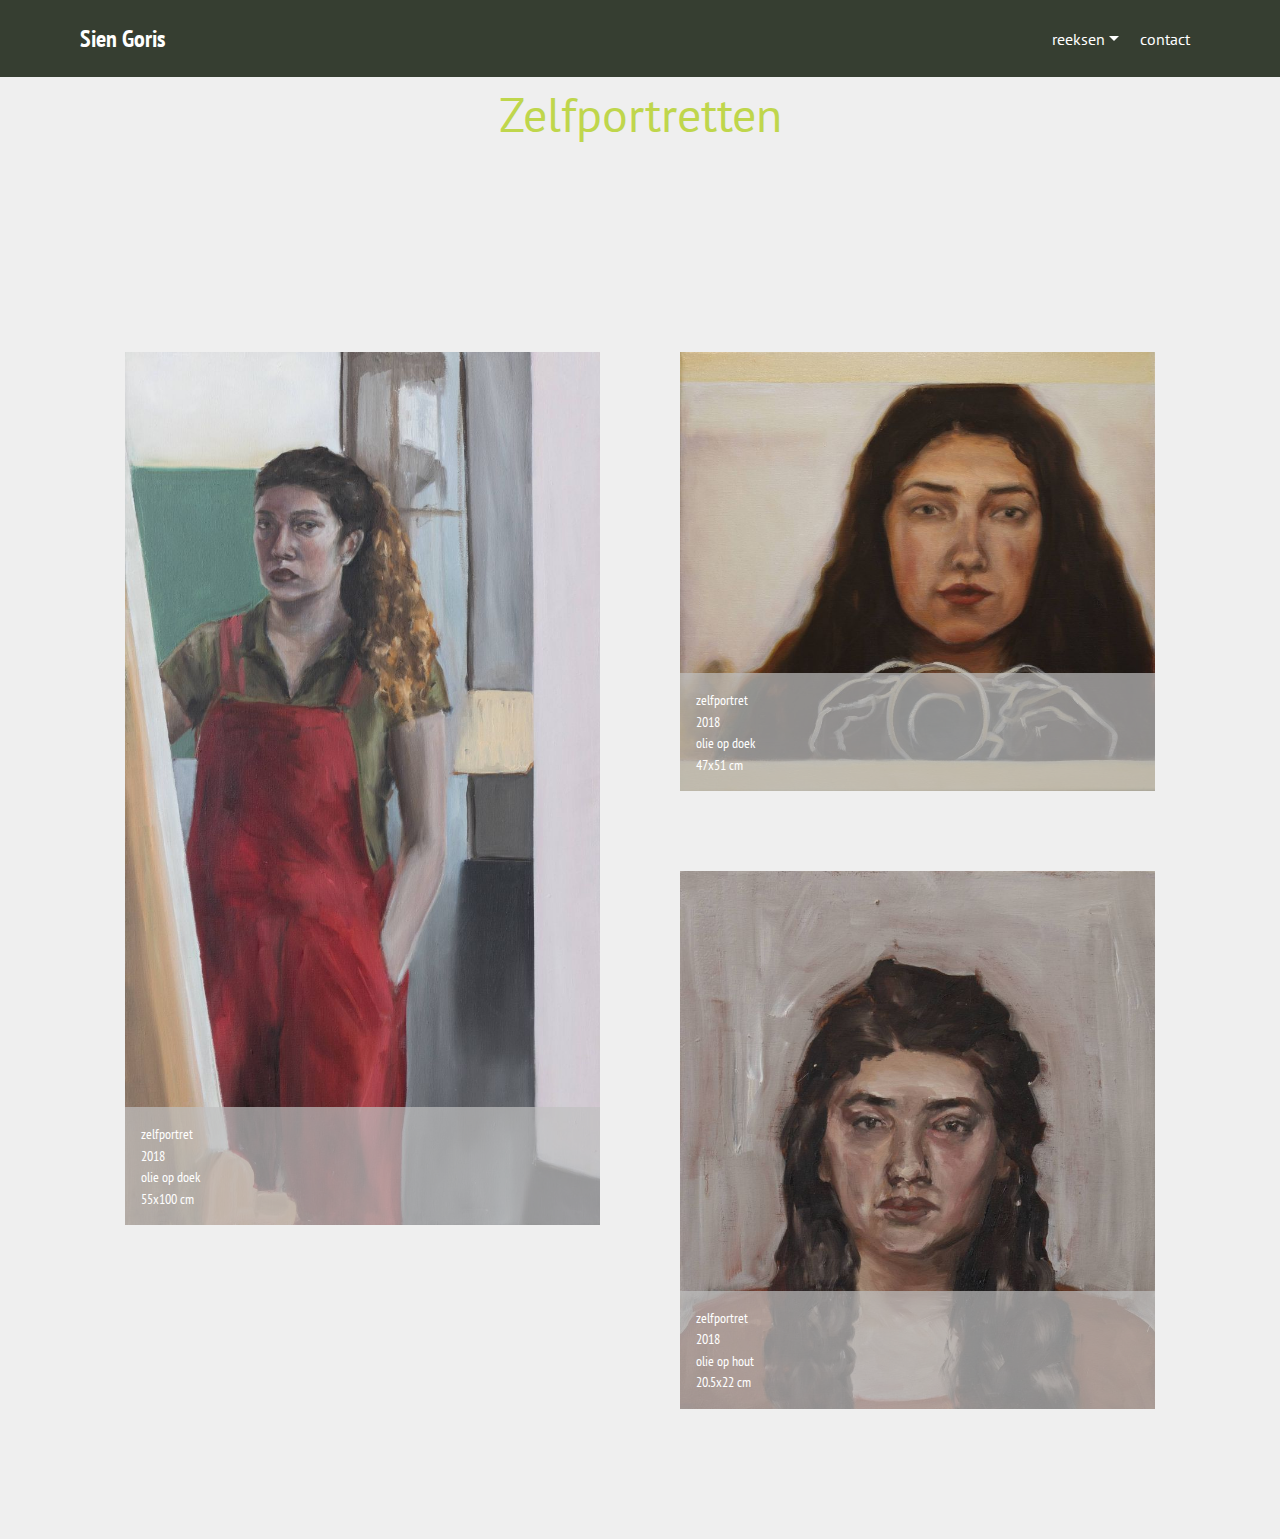
<file: page8.html>
<!DOCTYPE html>
<html >
<head>
  <!-- Site made with Mobirise Website Builder v4.6.5, https://mobirise.com -->
  <meta charset="UTF-8">
  <meta http-equiv="X-UA-Compatible" content="IE=edge">
  <meta name="generator" content="Mobirise v4.6.5, mobirise.com">
  <meta name="viewport" content="width=device-width, initial-scale=1, minimum-scale=1">
  <link rel="shortcut icon" href="assets/images/zelfportret-1-128x152.png" type="image/x-icon">
  <meta name="description" content="Web Maker Description">
  <title>Zelfportretten</title>
  <link rel="stylesheet" href="assets/web/assets/mobirise-icons/mobirise-icons.css">
  <link rel="stylesheet" href="assets/tether/tether.min.css">
  <link rel="stylesheet" href="assets/bootstrap/css/bootstrap.min.css">
  <link rel="stylesheet" href="assets/bootstrap/css/bootstrap-grid.min.css">
  <link rel="stylesheet" href="assets/bootstrap/css/bootstrap-reboot.min.css">
  <link rel="stylesheet" href="assets/dropdown/css/style.css">
  <link rel="stylesheet" href="assets/theme/css/style.css">
  <link rel="stylesheet" href="assets/gallery/style.css">
  <link rel="stylesheet" href="assets/mobirise/css/mbr-additional.css" type="text/css">
  
  
  
</head>
<body>
  <section class="menu cid-qOZQYmRH2F" once="menu" id="menu1-1a">

    

    <nav class="navbar navbar-expand beta-menu navbar-dropdown align-items-center navbar-toggleable-sm">
        <button class="navbar-toggler navbar-toggler-right" type="button" data-toggle="collapse" data-target="#navbarSupportedContent" aria-controls="navbarSupportedContent" aria-expanded="false" aria-label="Toggle navigation">
            <div class="hamburger">
                <span></span>
                <span></span>
                <span></span>
                <span></span>
            </div>
        </button>
        <div class="menu-logo">
            <div class="navbar-brand">
                
                <span class="navbar-caption-wrap"><a class="navbar-caption text-white display-5" href="index.html#header2-f">
                        Sien Goris</a></span>
            </div>
        </div>
        <div class="collapse navbar-collapse" id="navbarSupportedContent">
            <ul class="navbar-nav nav-dropdown nav-right" data-app-modern-menu="true"><li class="nav-item dropdown open">
                    <a class="nav-link link text-white dropdown-toggle display-4" href="https://mobirise.com" data-toggle="dropdown-submenu" aria-expanded="true">
                        
                        reeksen</a><div class="dropdown-menu"><a class="text-white dropdown-item display-4" href="page2.html#content4-w">familie &amp; vrienden</a><a class="text-white dropdown-item display-4" href="page9.html#content4-1e">modelschilderen</a><a class="text-white dropdown-item display-4" href="page7.html#content4-18">landschappen</a><a class="text-white dropdown-item display-4" href="page8.html#content4-1b">zelfportretten</a></div>
                </li>
                <li class="nav-item">
                    <a class="nav-link link text-white display-4" href="index.html#form1-k">contact</a>
                </li></ul>
            
        </div>
    </nav>
</section>

<section class="engine"><a href="https://mobirise.ws/d">best website software</a></section><section class="mbr-section content4 cid-qOZQYnA6SJ" id="content4-1b">

    

    <div class="container">
        <div class="media-container-row">
            <div class="title col-12 col-md-8">
                <h2 class="align-center pb-3 mbr-fonts-style display-2">
                    Zelfportretten</h2>
                
                
            </div>
        </div>
    </div>
</section>

<section class="mbr-gallery mbr-slider-carousel cid-qOZQYobofI" id="gallery1-1c">

    

    <div class="container">
        <div><!-- Filter --><!-- Gallery --><div class="mbr-gallery-row"><div class="mbr-gallery-layout-default"><div><div><div class="mbr-gallery-item mbr-gallery-item--p5" data-video-url="false" data-tags="Awesome"><div href="#lb-gallery1-1c" data-slide-to="0" data-toggle="modal"><img src="assets/images/zelfportret-4-2000x3678-800x1471.jpg" alt=""><span class="icon-focus"></span><span class="mbr-gallery-title mbr-fonts-style display-7">zelfportret<br>2018<br>olie op doek<br>55x100 cm</span></div></div><div class="mbr-gallery-item mbr-gallery-item--p5" data-video-url="false" data-tags="Responsive"><div href="#lb-gallery1-1c" data-slide-to="1" data-toggle="modal"><img src="assets/images/zelfportret-3-2000x1852-800x740.jpg" alt=""><span class="icon-focus"></span><span class="mbr-gallery-title mbr-fonts-style display-7">zelfportret<br>2018<br>olie op doek<br>47x51 cm</span></div></div><div class="mbr-gallery-item mbr-gallery-item--p5" data-video-url="false" data-tags="Creative"><div href="#lb-gallery1-1c" data-slide-to="2" data-toggle="modal"><img src="assets/images/zelfportret-5-2000x2265-800x906.jpg" alt=""><span class="icon-focus"></span><span class="mbr-gallery-title mbr-fonts-style display-7">zelfportret<br>2018<br>olie op hout<br>20.5x22 cm</span></div></div></div></div><div class="clearfix"></div></div></div><!-- Lightbox --><div data-app-prevent-settings="" class="mbr-slider modal fade carousel slide" tabindex="-1" data-keyboard="true" data-interval="false" id="lb-gallery1-1c"><div class="modal-dialog"><div class="modal-content"><div class="modal-body"><div class="carousel-inner"><div class="carousel-item"><img src="assets/images/zelfportret-4-2000x3678.jpg" alt=""></div><div class="carousel-item"><img src="assets/images/zelfportret-3-2000x1852.jpg" alt=""></div><div class="carousel-item active"><img src="assets/images/zelfportret-5-2000x2265.jpg" alt=""></div></div><a class="carousel-control carousel-control-prev" role="button" data-slide="prev" href="#lb-gallery1-1c"><span class="mbri-left mbr-iconfont" aria-hidden="true"></span><span class="sr-only">Previous</span></a><a class="carousel-control carousel-control-next" role="button" data-slide="next" href="#lb-gallery1-1c"><span class="mbri-right mbr-iconfont" aria-hidden="true"></span><span class="sr-only">Next</span></a><a class="close" href="#" role="button" data-dismiss="modal"><span class="sr-only">Close</span></a></div></div></div></div></div>
    </div>

</section>


  <script src="assets/web/assets/jquery/jquery.min.js"></script>
  <script src="assets/popper/popper.min.js"></script>
  <script src="assets/tether/tether.min.js"></script>
  <script src="assets/bootstrap/js/bootstrap.min.js"></script>
  <script src="assets/smoothscroll/smooth-scroll.js"></script>
  <script src="assets/dropdown/js/script.min.js"></script>
  <script src="assets/touchswipe/jquery.touch-swipe.min.js"></script>
  <script src="assets/vimeoplayer/jquery.mb.vimeo_player.js"></script>
  <script src="assets/bootstrapcarouselswipe/bootstrap-carousel-swipe.js"></script>
  <script src="assets/masonry/masonry.pkgd.min.js"></script>
  <script src="assets/imagesloaded/imagesloaded.pkgd.min.js"></script>
  <script src="assets/theme/js/script.js"></script>
  <script src="assets/gallery/player.min.js"></script>
  <script src="assets/gallery/script.js"></script>
  <script src="assets/slidervideo/script.js"></script>
  
  
</body>
</html>
</file>
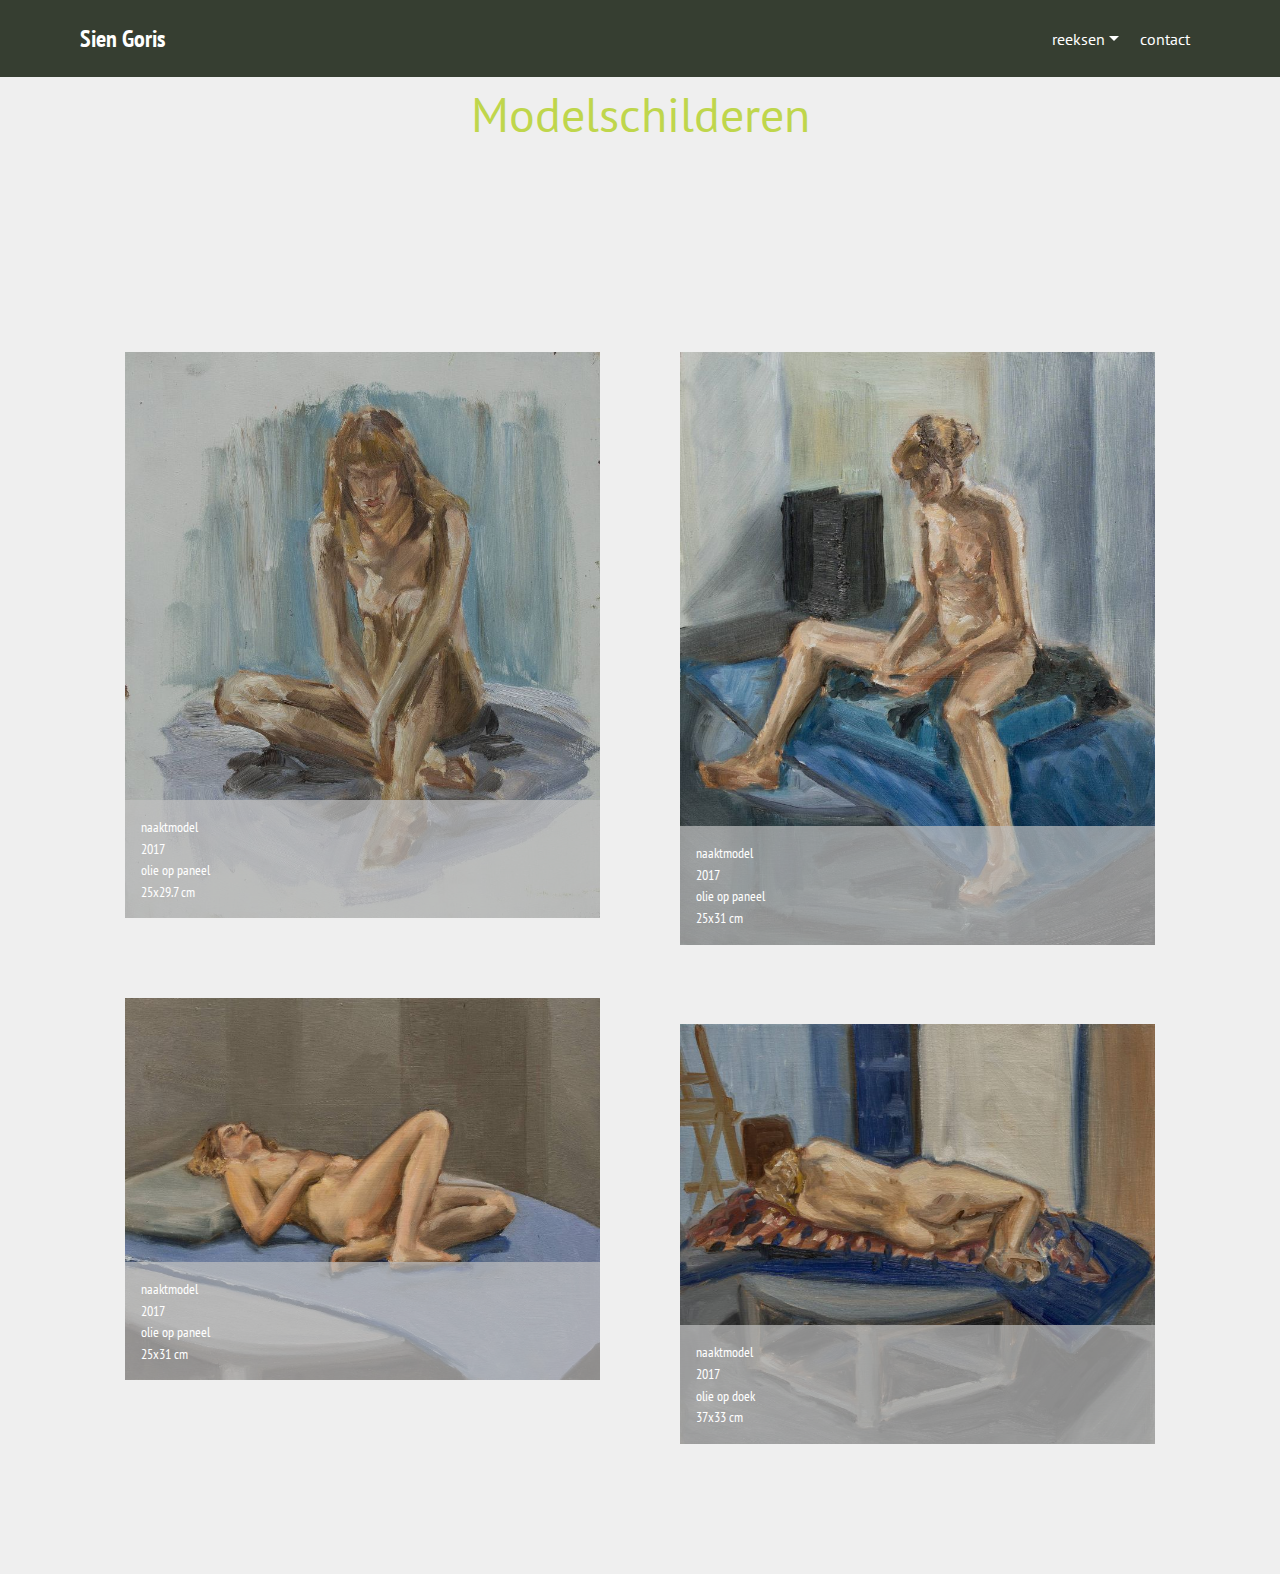
<file: page9.html>
<!DOCTYPE html>
<html >
<head>
  <!-- Site made with Mobirise Website Builder v4.6.5, https://mobirise.com -->
  <meta charset="UTF-8">
  <meta http-equiv="X-UA-Compatible" content="IE=edge">
  <meta name="generator" content="Mobirise v4.6.5, mobirise.com">
  <meta name="viewport" content="width=device-width, initial-scale=1, minimum-scale=1">
  <link rel="shortcut icon" href="assets/images/zelfportret-1-128x152.png" type="image/x-icon">
  <meta name="description" content="Web Maker Description">
  <title>Modelschilderen</title>
  <link rel="stylesheet" href="assets/web/assets/mobirise-icons/mobirise-icons.css">
  <link rel="stylesheet" href="assets/tether/tether.min.css">
  <link rel="stylesheet" href="assets/bootstrap/css/bootstrap.min.css">
  <link rel="stylesheet" href="assets/bootstrap/css/bootstrap-grid.min.css">
  <link rel="stylesheet" href="assets/bootstrap/css/bootstrap-reboot.min.css">
  <link rel="stylesheet" href="assets/dropdown/css/style.css">
  <link rel="stylesheet" href="assets/theme/css/style.css">
  <link rel="stylesheet" href="assets/gallery/style.css">
  <link rel="stylesheet" href="assets/mobirise/css/mbr-additional.css" type="text/css">
  
  
  
</head>
<body>
  <section class="menu cid-qOZR2fPQ5j" once="menu" id="menu1-1d">

    

    <nav class="navbar navbar-expand beta-menu navbar-dropdown align-items-center navbar-toggleable-sm">
        <button class="navbar-toggler navbar-toggler-right" type="button" data-toggle="collapse" data-target="#navbarSupportedContent" aria-controls="navbarSupportedContent" aria-expanded="false" aria-label="Toggle navigation">
            <div class="hamburger">
                <span></span>
                <span></span>
                <span></span>
                <span></span>
            </div>
        </button>
        <div class="menu-logo">
            <div class="navbar-brand">
                
                <span class="navbar-caption-wrap"><a class="navbar-caption text-white display-5" href="index.html#header2-f">
                        Sien Goris</a></span>
            </div>
        </div>
        <div class="collapse navbar-collapse" id="navbarSupportedContent">
            <ul class="navbar-nav nav-dropdown nav-right" data-app-modern-menu="true"><li class="nav-item dropdown open">
                    <a class="nav-link link text-white dropdown-toggle display-4" href="https://mobirise.com" data-toggle="dropdown-submenu" aria-expanded="true">
                        
                        reeksen</a><div class="dropdown-menu"><a class="text-white dropdown-item display-4" href="page2.html#content4-w">familie &amp; vrienden</a><a class="text-white dropdown-item display-4" href="page9.html#content4-1e">modelschilderen</a><a class="text-white dropdown-item display-4" href="page7.html#content4-18">landschappen</a><a class="text-white dropdown-item display-4" href="page8.html#content4-1b">zelfportretten</a></div>
                </li>
                <li class="nav-item">
                    <a class="nav-link link text-white display-4" href="index.html#form1-k">contact</a>
                </li></ul>
            
        </div>
    </nav>
</section>

<section class="engine"><a href="https://mobirise.ws/b">best website creator</a></section><section class="mbr-section content4 cid-qOZR2gDm5P" id="content4-1e">

    

    <div class="container">
        <div class="media-container-row">
            <div class="title col-12 col-md-8">
                <h2 class="align-center pb-3 mbr-fonts-style display-2">
                    Modelschilderen</h2>
                
                
            </div>
        </div>
    </div>
</section>

<section class="mbr-gallery mbr-slider-carousel cid-qOZR2ha4HT" id="gallery1-1f">

    

    <div class="container">
        <div><!-- Filter --><!-- Gallery --><div class="mbr-gallery-row"><div class="mbr-gallery-layout-default"><div><div><div class="mbr-gallery-item mbr-gallery-item--p5" data-video-url="false" data-tags="Awesome"><div href="#lb-gallery1-1f" data-slide-to="0" data-toggle="modal"><img src="assets/images/model-1-2000x2387-800x954.jpg" alt=""><span class="icon-focus"></span><span class="mbr-gallery-title mbr-fonts-style display-7">naaktmodel<br>2017<br>olie op paneel<br>25x29.7 cm</span></div></div><div class="mbr-gallery-item mbr-gallery-item--p5" data-video-url="false" data-tags="Responsive"><div href="#lb-gallery1-1f" data-slide-to="1" data-toggle="modal"><img src="assets/images/model-2-2000x2497-800x998.jpg" alt=""><span class="icon-focus"></span><span class="mbr-gallery-title mbr-fonts-style display-7">naaktmodel<br>2017<br>olie op paneel<br>25x31 cm</span></div></div><div class="mbr-gallery-item mbr-gallery-item--p5" data-video-url="false" data-tags="Creative"><div href="#lb-gallery1-1f" data-slide-to="2" data-toggle="modal"><img src="assets/images/model-3-1999x1611-800x644.jpg" alt=""><span class="icon-focus"></span><span class="mbr-gallery-title mbr-fonts-style display-7">naaktmodel<br>2017<br>olie op paneel<br>25x31 cm</span></div></div><div class="mbr-gallery-item mbr-gallery-item--p5" data-video-url="false" data-tags="Responsive"><div href="#lb-gallery1-1f" data-slide-to="3" data-toggle="modal"><img src="assets/images/model-4-1999x1768-800x707.jpg" alt=""><span class="icon-focus"></span><span class="mbr-gallery-title mbr-fonts-style display-7">naaktmodel<br>2017<br>olie op doek<br>37x33 cm</span></div></div></div></div><div class="clearfix"></div></div></div><!-- Lightbox --><div data-app-prevent-settings="" class="mbr-slider modal fade carousel slide" tabindex="-1" data-keyboard="true" data-interval="false" id="lb-gallery1-1f"><div class="modal-dialog"><div class="modal-content"><div class="modal-body"><div class="carousel-inner"><div class="carousel-item"><img src="assets/images/model-1-2000x2387.jpg" alt=""></div><div class="carousel-item"><img src="assets/images/model-2-2000x2497.jpg" alt=""></div><div class="carousel-item"><img src="assets/images/model-3-1999x1611.jpg" alt=""></div><div class="carousel-item active"><img src="assets/images/model-4-1999x1768.jpg" alt=""></div></div><a class="carousel-control carousel-control-prev" role="button" data-slide="prev" href="#lb-gallery1-1f"><span class="mbri-left mbr-iconfont" aria-hidden="true"></span><span class="sr-only">Previous</span></a><a class="carousel-control carousel-control-next" role="button" data-slide="next" href="#lb-gallery1-1f"><span class="mbri-right mbr-iconfont" aria-hidden="true"></span><span class="sr-only">Next</span></a><a class="close" href="#" role="button" data-dismiss="modal"><span class="sr-only">Close</span></a></div></div></div></div></div>
    </div>

</section>


  <script src="assets/web/assets/jquery/jquery.min.js"></script>
  <script src="assets/popper/popper.min.js"></script>
  <script src="assets/tether/tether.min.js"></script>
  <script src="assets/bootstrap/js/bootstrap.min.js"></script>
  <script src="assets/smoothscroll/smooth-scroll.js"></script>
  <script src="assets/dropdown/js/script.min.js"></script>
  <script src="assets/touchswipe/jquery.touch-swipe.min.js"></script>
  <script src="assets/vimeoplayer/jquery.mb.vimeo_player.js"></script>
  <script src="assets/bootstrapcarouselswipe/bootstrap-carousel-swipe.js"></script>
  <script src="assets/masonry/masonry.pkgd.min.js"></script>
  <script src="assets/imagesloaded/imagesloaded.pkgd.min.js"></script>
  <script src="assets/theme/js/script.js"></script>
  <script src="assets/gallery/player.min.js"></script>
  <script src="assets/gallery/script.js"></script>
  <script src="assets/slidervideo/script.js"></script>
  
  
</body>
</html>
</file>
<file: assets/web/assets/mobirise-icons/mobirise-icons.css>
@font-face {
  font-family: 'MobiriseIcons';
  src:  url('mobirise-icons.eot?spat4u');
  src:  url('mobirise-icons.eot?spat4u#iefix') format('embedded-opentype'),
    url('mobirise-icons.ttf?spat4u') format('truetype'),
    url('mobirise-icons.woff?spat4u') format('woff'),
    url('mobirise-icons.svg?spat4u#MobiriseIcons') format('svg');
  font-weight: normal;
  font-style: normal;
}

[class^="mbri-"], [class*=" mbri-"] {
  /* use !important to prevent issues with browser extensions that change fonts */
  font-family: MobiriseIcons !important;
  speak: none;
  font-style: normal;
  font-weight: normal;
  font-variant: normal;
  text-transform: none;
  line-height: 1;

  /* Better Font Rendering =========== */
  -webkit-font-smoothing: antialiased;
  -moz-osx-font-smoothing: grayscale;
}

.mbri-add-submenu:before {
  content: "\e900";
}
.mbri-alert:before {
  content: "\e901";
}
.mbri-align-center:before {
  content: "\e902";
}
.mbri-align-justify:before {
  content: "\e903";
}
.mbri-align-left:before {
  content: "\e904";
}
.mbri-align-right:before {
  content: "\e905";
}
.mbri-android:before {
  content: "\e906";
}
.mbri-apple:before {
  content: "\e907";
}
.mbri-arrow-down:before {
  content: "\e908";
}
.mbri-arrow-next:before {
  content: "\e909";
}
.mbri-arrow-prev:before {
  content: "\e90a";
}
.mbri-arrow-up:before {
  content: "\e90b";
}
.mbri-bold:before {
  content: "\e90c";
}
.mbri-bookmark:before {
  content: "\e90d";
}
.mbri-bootstrap:before {
  content: "\e90e";
}
.mbri-briefcase:before {
  content: "\e90f";
}
.mbri-browse:before {
  content: "\e910";
}
.mbri-bulleted-list:before {
  content: "\e911";
}
.mbri-calendar:before {
  content: "\e912";
}
.mbri-camera:before {
  content: "\e913";
}
.mbri-cart-add:before {
  content: "\e914";
}
.mbri-cart-full:before {
  content: "\e915";
}
.mbri-cash:before {
  content: "\e916";
}
.mbri-change-style:before {
  content: "\e917";
}
.mbri-chat:before {
  content: "\e918";
}
.mbri-clock:before {
  content: "\e919";
}
.mbri-close:before {
  content: "\e91a";
}
.mbri-cloud:before {
  content: "\e91b";
}
.mbri-code:before {
  content: "\e91c";
}
.mbri-contact-form:before {
  content: "\e91d";
}
.mbri-credit-card:before {
  content: "\e91e";
}
.mbri-cursor-click:before {
  content: "\e91f";
}
.mbri-cust-feedback:before {
  content: "\e920";
}
.mbri-database:before {
  content: "\e921";
}
.mbri-delivery:before {
  content: "\e922";
}
.mbri-desktop:before {
  content: "\e923";
}
.mbri-devices:before {
  content: "\e924";
}
.mbri-down:before {
  content: "\e925";
}
.mbri-download:before {
  content: "\e989";
}
.mbri-drag-n-drop:before {
  content: "\e927";
}
.mbri-drag-n-drop2:before {
  content: "\e928";
}
.mbri-edit:before {
  content: "\e929";
}
.mbri-edit2:before {
  content: "\e92a";
}
.mbri-error:before {
  content: "\e92b";
}
.mbri-extension:before {
  content: "\e92c";
}
.mbri-features:before {
  content: "\e92d";
}
.mbri-file:before {
  content: "\e92e";
}
.mbri-flag:before {
  content: "\e92f";
}
.mbri-folder:before {
  content: "\e930";
}
.mbri-gift:before {
  content: "\e931";
}
.mbri-github:before {
  content: "\e932";
}
.mbri-globe:before {
  content: "\e933";
}
.mbri-globe-2:before {
  content: "\e934";
}
.mbri-growing-chart:before {
  content: "\e935";
}
.mbri-hearth:before {
  content: "\e936";
}
.mbri-help:before {
  content: "\e937";
}
.mbri-home:before {
  content: "\e938";
}
.mbri-hot-cup:before {
  content: "\e939";
}
.mbri-idea:before {
  content: "\e93a";
}
.mbri-image-gallery:before {
  content: "\e93b";
}
.mbri-image-slider:before {
  content: "\e93c";
}
.mbri-info:before {
  content: "\e93d";
}
.mbri-italic:before {
  content: "\e93e";
}
.mbri-key:before {
  content: "\e93f";
}
.mbri-laptop:before {
  content: "\e940";
}
.mbri-layers:before {
  content: "\e941";
}
.mbri-left-right:before {
  content: "\e942";
}
.mbri-left:before {
  content: "\e943";
}
.mbri-letter:before {
  content: "\e944";
}
.mbri-like:before {
  content: "\e945";
}
.mbri-link:before {
  content: "\e946";
}
.mbri-lock:before {
  content: "\e947";
}
.mbri-login:before {
  content: "\e948";
}
.mbri-logout:before {
  content: "\e949";
}
.mbri-magic-stick:before {
  content: "\e94a";
}
.mbri-map-pin:before {
  content: "\e94b";
}
.mbri-menu:before {
  content: "\e94c";
}
.mbri-mobile:before {
  content: "\e94d";
}
.mbri-mobile2:before {
  content: "\e94e";
}
.mbri-mobirise:before {
  content: "\e94f";
}
.mbri-more-horizontal:before {
  content: "\e950";
}
.mbri-more-vertical:before {
  content: "\e951";
}
.mbri-music:before {
  content: "\e952";
}
.mbri-new-file:before {
  content: "\e953";
}
.mbri-numbered-list:before {
  content: "\e954";
}
.mbri-opened-folder:before {
  content: "\e955";
}
.mbri-pages:before {
  content: "\e956";
}
.mbri-paper-plane:before {
  content: "\e957";
}
.mbri-paperclip:before {
  content: "\e958";
}
.mbri-photo:before {
  content: "\e959";
}
.mbri-photos:before {
  content: "\e95a";
}
.mbri-pin:before {
  content: "\e95b";
}
.mbri-play:before {
  content: "\e95c";
}
.mbri-plus:before {
  content: "\e95d";
}
.mbri-preview:before {
  content: "\e95e";
}
.mbri-print:before {
  content: "\e95f";
}
.mbri-protect:before {
  content: "\e960";
}
.mbri-question:before {
  content: "\e961";
}
.mbri-quote-left:before {
  content: "\e962";
}
.mbri-quote-right:before {
  content: "\e963";
}
.mbri-refresh:before {
  content: "\e964";
}
.mbri-responsive:before {
  content: "\e965";
}
.mbri-right:before {
  content: "\e966";
}
.mbri-rocket:before {
  content: "\e967";
}
.mbri-sad-face:before {
  content: "\e968";
}
.mbri-sale:before {
  content: "\e969";
}
.mbri-save:before {
  content: "\e96a";
}
.mbri-search:before {
  content: "\e96b";
}
.mbri-setting:before {
  content: "\e96c";
}
.mbri-setting2:before {
  content: "\e96d";
}
.mbri-setting3:before {
  content: "\e96e";
}
.mbri-share:before {
  content: "\e96f";
}
.mbri-shopping-bag:before {
  content: "\e970";
}
.mbri-shopping-basket:before {
  content: "\e971";
}
.mbri-shopping-cart:before {
  content: "\e972";
}
.mbri-sites:before {
  content: "\e973";
}
.mbri-smile-face:before {
  content: "\e974";
}
.mbri-speed:before {
  content: "\e975";
}
.mbri-star:before {
  content: "\e976";
}
.mbri-success:before {
  content: "\e977";
}
.mbri-sun:before {
  content: "\e978";
}
.mbri-sun2:before {
  content: "\e979";
}
.mbri-tablet:before {
  content: "\e97a";
}
.mbri-tablet-vertical:before {
  content: "\e97b";
}
.mbri-target:before {
  content: "\e97c";
}
.mbri-timer:before {
  content: "\e97d";
}
.mbri-to-ftp:before {
  content: "\e97e";
}
.mbri-to-local-drive:before {
  content: "\e97f";
}
.mbri-touch-swipe:before {
  content: "\e980";
}
.mbri-touch:before {
  content: "\e981";
}
.mbri-trash:before {
  content: "\e982";
}
.mbri-underline:before {
  content: "\e983";
}
.mbri-unlink:before {
  content: "\e984";
}
.mbri-unlock:before {
  content: "\e985";
}
.mbri-up-down:before {
  content: "\e986";
}
.mbri-up:before {
  content: "\e987";
}
.mbri-update:before {
  content: "\e988";
}
.mbri-upload:before {
 content: "\e926"; 
}
.mbri-user:before {
  content: "\e98a";
}
.mbri-user2:before {
  content: "\e98b";
}
.mbri-users:before {
  content: "\e98c";
}
.mbri-video:before {
  content: "\e98d";
}
.mbri-video-play:before {
  content: "\e98e";
}
.mbri-watch:before {
  content: "\e98f";
}
.mbri-website-theme:before {
  content: "\e990";
}
.mbri-wifi:before {
  content: "\e991";
}
.mbri-windows:before {
  content: "\e992";
}
.mbri-zoom-out:before {
  content: "\e993";
}
.mbri-redo:before {
  content: "\e994";
}
.mbri-undo:before {
  content: "\e995";
}
</file>
<file: assets/dropdown/css/style.css>
.navbar-dropdown {
  left: 0;
  padding: 0;
  position: absolute;
  right: 0;
  top: 0;
  transition: all 0.45s ease;
  z-index: 1030;
  background: #282828; }
  .navbar-dropdown .navbar-logo {
    margin-right: 0.8rem;
    transition: margin 0.3s ease-in-out;
    vertical-align: middle; }
    .navbar-dropdown .navbar-logo img {
      height: 3.125rem;
      transition: all 0.3s ease-in-out; }
    .navbar-dropdown .navbar-logo.mbr-iconfont {
      font-size: 3.125rem;
      line-height: 3.125rem; }
  .navbar-dropdown .navbar-caption {
    font-weight: 700;
    white-space: normal;
    vertical-align: -4px;
    line-height: 3.125rem !important; }
    .navbar-dropdown .navbar-caption, .navbar-dropdown .navbar-caption:hover {
      color: inherit;
      text-decoration: none; }
  .navbar-dropdown .mbr-iconfont + .navbar-caption {
    vertical-align: -1px; }
  .navbar-dropdown.navbar-fixed-top {
    position: fixed; }
  .navbar-dropdown .navbar-brand span {
    vertical-align: -4px; }
  .navbar-dropdown.bg-color.transparent {
    background: none; }
  .navbar-dropdown.navbar-short .navbar-brand {
    padding: 0.625rem 0; }
    .navbar-dropdown.navbar-short .navbar-brand span {
      vertical-align: -1px; }
  .navbar-dropdown.navbar-short .navbar-caption {
    line-height: 2.375rem !important;
    vertical-align: -2px; }
  .navbar-dropdown.navbar-short .navbar-logo {
    margin-right: 0.5rem; }
    .navbar-dropdown.navbar-short .navbar-logo img {
      height: 2.375rem; }
    .navbar-dropdown.navbar-short .navbar-logo.mbr-iconfont {
      font-size: 2.375rem;
      line-height: 2.375rem; }
  .navbar-dropdown.navbar-short .mbr-table-cell {
    height: 3.625rem; }
  .navbar-dropdown .navbar-close {
    left: 0.6875rem;
    position: fixed;
    top: 0.75rem;
    z-index: 1000; }
  .navbar-dropdown .hamburger-icon {
    content: "";
    display: inline-block;
    vertical-align: middle;
    width: 16px;
    -webkit-box-shadow: 0 -6px 0 1px #282828,0 0 0 1px #282828,0 6px 0 1px #282828;
    -moz-box-shadow: 0 -6px 0 1px #282828,0 0 0 1px #282828,0 6px 0 1px #282828;
    box-shadow: 0 -6px 0 1px #282828,0 0 0 1px #282828,0 6px 0 1px #282828; }

.dropdown-menu .dropdown-toggle[data-toggle="dropdown-submenu"]::after {
  border-bottom: 0.35em solid transparent;
  border-left: 0.35em solid;
  border-right: 0;
  border-top: 0.35em solid transparent;
  margin-left: 0.3rem; }

.dropdown-menu .dropdown-item:focus {
  outline: 0; }

.nav-dropdown {
  font-size: 0.75rem;
  font-weight: 500;
  height: auto !important; }
  .nav-dropdown .nav-btn {
    padding-left: 1rem; }
  .nav-dropdown .link {
    margin: .667em 1.667em;
    font-weight: 500;
    padding: 0;
    transition: color .2s ease-in-out; }
    .nav-dropdown .link.dropdown-toggle {
      margin-right: 2.583em; }
      .nav-dropdown .link.dropdown-toggle::after {
        margin-left: .25rem;
        border-top: 0.35em solid;
        border-right: 0.35em solid transparent;
        border-left: 0.35em solid transparent;
        border-bottom: 0; }
      .nav-dropdown .link.dropdown-toggle[aria-expanded="true"] {
        margin: 0;
        padding: 0.667em 3.263em  0.667em 1.667em; }
  .nav-dropdown .link::after,
  .nav-dropdown .dropdown-item::after {
    color: inherit; }
  .nav-dropdown .btn {
    font-size: 0.75rem;
    font-weight: 700;
    letter-spacing: 0;
    margin-bottom: 0;
    padding-left: 1.25rem;
    padding-right: 1.25rem; }
  .nav-dropdown .dropdown-menu {
    border-radius: 0;
    border: 0;
    left: 0;
    margin: 0;
    padding-bottom: 1.25rem;
    padding-top: 1.25rem;
    position: relative; }
  .nav-dropdown .dropdown-submenu {
    margin-left: 0.125rem;
    top: 0; }
  .nav-dropdown .dropdown-item {
    font-weight: 500;
    line-height: 2;
    padding: 0.3846em 4.615em 0.3846em 1.5385em;
    position: relative;
    transition: color .2s ease-in-out, background-color .2s ease-in-out; }
    .nav-dropdown .dropdown-item::after {
      margin-top: -0.3077em;
      position: absolute;
      right: 1.1538em;
      top: 50%; }
    .nav-dropdown .dropdown-item:focus, .nav-dropdown .dropdown-item:hover {
      background: none; }

@media (max-width: 767px) {
  .nav-dropdown.navbar-toggleable-sm {
    bottom: 0;
    display: none;
    left: 0;
    overflow-x: hidden;
    position: fixed;
    top: 0;
    transform: translateX(-100%);
    -ms-transform: translateX(-100%);
    -webkit-transform: translateX(-100%);
    width: 18.75rem;
    z-index: 999; } }
.nav-dropdown.navbar-toggleable-xl {
  bottom: 0;
  display: none;
  left: 0;
  overflow-x: hidden;
  position: fixed;
  top: 0;
  transform: translateX(-100%);
  -ms-transform: translateX(-100%);
  -webkit-transform: translateX(-100%);
  width: 18.75rem;
  z-index: 999; }

.nav-dropdown-sm {
  display: block !important;
  overflow-x: hidden;
  overflow: auto;
  padding-top: 3.875rem; }
  .nav-dropdown-sm::after {
    content: "";
    display: block;
    height: 3rem;
    width: 100%; }
  .nav-dropdown-sm.collapse.in ~ .navbar-close {
    display: block !important; }
  .nav-dropdown-sm.collapsing, .nav-dropdown-sm.collapse.in {
    transform: translateX(0);
    -ms-transform: translateX(0);
    -webkit-transform: translateX(0);
    transition: all 0.25s ease-out;
    -webkit-transition: all 0.25s ease-out;
    background: #282828; }
  .nav-dropdown-sm.collapsing[aria-expanded="false"] {
    transform: translateX(-100%);
    -ms-transform: translateX(-100%);
    -webkit-transform: translateX(-100%); }
  .nav-dropdown-sm .nav-item {
    display: block;
    margin-left: 0 !important;
    padding-left: 0; }
  .nav-dropdown-sm .link,
  .nav-dropdown-sm .dropdown-item {
    border-top: 1px dotted rgba(255, 255, 255, 0.1);
    font-size: 0.8125rem;
    line-height: 1.6;
    margin: 0 !important;
    padding: 0.875rem 2.4rem 0.875rem 1.5625rem !important;
    position: relative;
    white-space: normal; }
    .nav-dropdown-sm .link:focus, .nav-dropdown-sm .link:hover,
    .nav-dropdown-sm .dropdown-item:focus,
    .nav-dropdown-sm .dropdown-item:hover {
      background: rgba(0, 0, 0, 0.2) !important;
      color: #c0a375; }
  .nav-dropdown-sm .nav-btn {
    position: relative;
    padding: 1.5625rem 1.5625rem 0 1.5625rem; }
    .nav-dropdown-sm .nav-btn::before {
      border-top: 1px dotted rgba(255, 255, 255, 0.1);
      content: "";
      left: 0;
      position: absolute;
      top: 0;
      width: 100%; }
    .nav-dropdown-sm .nav-btn + .nav-btn {
      padding-top: 0.625rem; }
      .nav-dropdown-sm .nav-btn + .nav-btn::before {
        display: none; }
  .nav-dropdown-sm .btn {
    padding: 0.625rem 0; }
  .nav-dropdown-sm .dropdown-toggle[data-toggle="dropdown-submenu"]::after {
    margin-left: .25rem;
    border-top: 0.35em solid;
    border-right: 0.35em solid transparent;
    border-left: 0.35em solid transparent;
    border-bottom: 0; }
  .nav-dropdown-sm .dropdown-toggle[data-toggle="dropdown-submenu"][aria-expanded="true"]::after {
    border-top: 0;
    border-right: 0.35em solid transparent;
    border-left: 0.35em solid transparent;
    border-bottom: 0.35em solid; }
  .nav-dropdown-sm .dropdown-menu {
    margin: 0;
    padding: 0;
    position: relative;
    top: 0;
    left: 0;
    width: 100%;
    border: 0;
    float: none;
    border-radius: 0;
    background: none; }
  .nav-dropdown-sm .dropdown-submenu {
    left: 100%;
    margin-left: 0.125rem;
    margin-top: -1.25rem;
    top: 0; }

.navbar-toggleable-sm .nav-dropdown .dropdown-menu {
  position: absolute; }

.navbar-toggleable-sm .nav-dropdown .dropdown-submenu {
  left: 100%;
  margin-left: 0.125rem;
  margin-top: -1.25rem;
  top: 0; }

.navbar-toggleable-sm.opened .nav-dropdown .dropdown-menu {
  position: relative; }

.navbar-toggleable-sm.opened .nav-dropdown .dropdown-submenu {
  left: 0;
  margin-left: 00rem;
  margin-top: 0rem;
  top: 0; }

.is-builder .nav-dropdown.collapsing {
  transition: none !important; }

/*# sourceMappingURL=style.css.map */
</file>
<file: assets/theme/css/style.css>
/*!
 * Mobirise v4 theme (https://mobirise.com/)
 * Copyright 2017 Mobirise
 */
section {
  background-color: #eeeeee; }

section,
.container,
.container-fluid {
  position: relative;
  word-wrap: break-word; }

a.mbr-iconfont:hover {
  text-decoration: none; }

.article .lead p, .article .lead ul, .article .lead ol, .article .lead pre, .article .lead blockquote {
  margin-bottom: 0; }

a {
  font-style: normal;
  font-weight: 400;
  cursor: pointer; }
  a, a:hover {
    text-decoration: none; }

figure {
  margin-bottom: 0; }

body {
  color: #232323; }

h1, h2, h3, h4, h5, h6,
.h1, .h2, .h3, .h4, .h5, .h6,
.display-1, .display-2, .display-3, .display-4 {
  line-height: 1;
  word-break: break-word;
  word-wrap: break-word; }

b, strong {
  font-weight: bold; }

blockquote {
  padding: 10px 0 10px 20px;
  position: relative;
  border-left: 2px solid;
  border-color: #ff3366; }

input:-webkit-autofill, input:-webkit-autofill:hover, input:-webkit-autofill:focus, input:-webkit-autofill:active {
  transition-delay: 9999s;
  transition-property: background-color, color; }

textarea[type="hidden"] {
  display: none; }

body {
  position: relative; }

section {
  background-position: 50% 50%;
  background-repeat: no-repeat;
  background-size: cover; }
  section .mbr-background-video,
  section .mbr-background-video-preview {
    position: absolute;
    bottom: 0;
    left: 0;
    right: 0;
    top: 0; }

.hidden {
  visibility: hidden; }

.mbr-z-index20 {
  z-index: 20; }

/*! Base colors */
.mbr-white {
  color: #ffffff; }

.mbr-black {
  color: #000000; }

.mbr-bg-white {
  background-color: #ffffff; }

.mbr-bg-black {
  background-color: #000000; }

/*! Text-aligns */
.align-left {
  text-align: left; }

.align-center {
  text-align: center; }

.align-right {
  text-align: right; }

@media (max-width: 767px) {
  .align-left, .align-center, .align-right, .mbr-section-btn, .mbr-section-title {
    text-align: center; } }
/*! Font-weight  */
.mbr-light {
  font-weight: 300; }

.mbr-regular {
  font-weight: 400; }

.mbr-semibold {
  font-weight: 500; }

.mbr-bold {
  font-weight: 700; }

/*! Media  */
.media-size-item {
  -webkit-flex: 1 1 auto;
  -moz-flex: 1 1 auto;
  -ms-flex: 1 1 auto;
  -o-flex: 1 1 auto;
  flex: 1 1 auto; }

.media-content {
  -webkit-flex-basis: 100%;
  flex-basis: 100%; }

.media-container-row {
  display: -ms-flexbox;
  display: -webkit-flex;
  display: flex;
  -webkit-flex-direction: row;
  -ms-flex-direction: row;
  flex-direction: row;
  -webkit-flex-wrap: wrap;
  -ms-flex-wrap: wrap;
  flex-wrap: wrap;
  -webkit-justify-content: center;
  -ms-flex-pack: center;
  justify-content: center;
  -webkit-align-content: center;
  -ms-flex-line-pack: center;
  align-content: center;
  -webkit-align-items: start;
  -ms-flex-align: start;
  align-items: start; }
  .media-container-row .media-size-item {
    width: 400px; }

.media-container-column {
  display: -ms-flexbox;
  display: -webkit-flex;
  display: flex;
  -webkit-flex-direction: column;
  -ms-flex-direction: column;
  flex-direction: column;
  -webkit-flex-wrap: wrap;
  -ms-flex-wrap: wrap;
  flex-wrap: wrap;
  -webkit-justify-content: center;
  -ms-flex-pack: center;
  justify-content: center;
  -webkit-align-content: center;
  -ms-flex-line-pack: center;
  align-content: center;
  -webkit-align-items: stretch;
  -ms-flex-align: stretch;
  align-items: stretch; }
  .media-container-column > * {
    width: 100%; }

@media (min-width: 992px) {
  .media-container-row {
    -webkit-flex-wrap: nowrap;
    -ms-flex-wrap: nowrap;
    flex-wrap: nowrap; } }
figure {
  overflow: hidden; }

figure[mbr-media-size] {
  transition: width 0.1s; }

.mbr-figure img, .mbr-figure iframe {
  display: block;
  width: 100%; }

.card {
  background-color: transparent;
  border: none; }

.card-img {
  text-align: center;
  flex-shrink: 0; }

.media {
  max-width: 100%;
  margin: 0 auto; }

.mbr-figure {
  -ms-flex-item-align: center;
  -ms-grid-row-align: center;
  -webkit-align-self: center;
  align-self: center; }

.media-container > div {
  max-width: 100%; }

.mbr-figure img, .card-img img {
  width: 100%; }

@media (max-width: 991px) {
  .media-size-item {
    width: auto !important; }

  .media {
    width: auto; }

  .mbr-figure {
    width: 100% !important; } }
/*! Buttons */
.mbr-section-btn {
  margin-left: -.25rem;
  margin-right: -.25rem;
  font-size: 0; }

nav .mbr-section-btn {
  margin-left: 0rem;
  margin-right: 0rem; }

/*! Btn icon margin */
.btn .mbr-iconfont, .btn.btn-sm .mbr-iconfont {
  cursor: pointer;
  margin-right: 0.5rem; }

.btn.btn-md .mbr-iconfont, .btn.btn-md .mbr-iconfont {
  margin-right: 0.8rem; }

.mbr-regular {
  font-weight: 400; }

.mbr-semibold {
  font-weight: 500; }

.mbr-bold {
  font-weight: 700; }

[type="submit"] {
  -webkit-appearance: none; }

/*! Full-screen */
.mbr-fullscreen .mbr-overlay {
  min-height: 100vh; }

.mbr-fullscreen {
  display: flex;
  display: -webkit-flex;
  display: -moz-flex;
  display: -ms-flex;
  display: -o-flex;
  align-items: center;
  -webkit-align-items: center;
  min-height: 100vh;
  padding-top: 3rem;
  padding-bottom: 3rem; }

/*! Map */
.map {
  height: 25rem;
  position: relative; }
  .map iframe {
    width: 100%;
    height: 100%; }

/* Form */
.form-asterisk {
  font-family: initial;
  position: absolute;
  top: -2px;
  font-weight: normal; }

/*! Scroll to top arrow */
.mbr-arrow-up {
  bottom: 25px;
  right: 90px;
  position: fixed;
  text-align: right;
  z-index: 5000;
  color: #ffffff;
  font-size: 32px;
  transform: rotate(180deg);
  -webkit-transform: rotate(180deg); }

.mbr-arrow-up a {
  background: rgba(0, 0, 0, 0.2);
  border-radius: 3px;
  color: #fff;
  display: inline-block;
  height: 60px;
  width: 60px;
  outline-style: none !important;
  position: relative;
  text-decoration: none;
  transition: all .3s ease-in-out;
  cursor: pointer;
  text-align: center; }
  .mbr-arrow-up a:hover {
    background-color: rgba(0, 0, 0, 0.4); }
  .mbr-arrow-up a i {
    line-height: 60px; }

.mbr-arrow-up-icon {
  display: block;
  color: #fff; }

.mbr-arrow-up-icon::before {
  content: "\203a";
  display: inline-block;
  font-family: serif;
  font-size: 32px;
  line-height: 1;
  font-style: normal;
  position: relative;
  top: 6px;
  left: -4px;
  -webkit-transform: rotate(-90deg);
  transform: rotate(-90deg); }

/*! Arrow Down */
.mbr-arrow {
  position: absolute;
  bottom: 45px;
  left: 50%;
  width: 60px;
  height: 60px;
  cursor: pointer;
  background-color: rgba(80, 80, 80, 0.5);
  border-radius: 50%;
  -webkit-transform: translateX(-50%);
  transform: translateX(-50%); }
  .mbr-arrow > a {
    display: inline-block;
    text-decoration: none;
    outline-style: none;
    -webkit-animation: arrowdown 1.7s ease-in-out infinite;
    animation: arrowdown 1.7s ease-in-out infinite; }
    .mbr-arrow > a > i {
      position: absolute;
      top: -2px;
      left: 15px;
      font-size: 2rem; }

@keyframes arrowdown {
  0% {
    transform: translateY(0px);
    -webkit-transform: translateY(0px); }
  50% {
    transform: translateY(-5px);
    -webkit-transform: translateY(-5px); }
  100% {
    transform: translateY(0px);
    -webkit-transform: translateY(0px); } }
@-webkit-keyframes arrowdown {
  0% {
    transform: translateY(0px);
    -webkit-transform: translateY(0px); }
  50% {
    transform: translateY(-5px);
    -webkit-transform: translateY(-5px); }
  100% {
    transform: translateY(0px);
    -webkit-transform: translateY(0px); } }
@media (max-width: 500px) {
  .mbr-arrow-up {
    left: 50%;
    right: auto;
    transform: translateX(-50%) rotate(180deg);
    -webkit-transform: translateX(-50%) rotate(180deg); } }
/*Gradients animation*/
@keyframes gradient-animation {
  from {
    background-position: 0% 100%;
    animation-timing-function: ease-in-out; }
  to {
    background-position: 100% 0%;
    animation-timing-function: ease-in-out; } }
@-webkit-keyframes gradient-animation {
  from {
    background-position: 0% 100%;
    animation-timing-function: ease-in-out; }
  to {
    background-position: 100% 0%;
    animation-timing-function: ease-in-out; } }
.bg-gradient {
  background-size: 200% 200%;
  animation: gradient-animation 5s infinite alternate;
  -webkit-animation: gradient-animation 5s infinite alternate; }

.menu .navbar-brand {
  display: -webkit-flex; }
  .menu .navbar-brand span {
    display: flex;
    display: -webkit-flex; }
  .menu .navbar-brand .navbar-caption-wrap {
    display: -webkit-flex; }
  .menu .navbar-brand .navbar-logo img {
    display: -webkit-flex; }
@media (min-width: 768px) and (max-width: 991px) {
  .menu .navbar-toggleable-sm .navbar-nav {
    display: -webkit-box;
    display: -webkit-flex;
    display: -ms-flexbox; } }
@media (min-width: 992px) {
  .menu .navbar-nav.nav-dropdown {
    display: -webkit-flex; }
  .menu .navbar-toggleable-sm .navbar-collapse {
    display: -webkit-flex !important; } }

/*# sourceMappingURL=style.css.map */
.engine {
	position: absolute;
	text-indent: -2400px;
	text-align: center;
	padding: 0;
	top: 0;
	left: -2400px;
}
</file>
<file: assets/gallery/style.css>
/*-------

   Gallery

-------*/
.mbr-gallery .mbr-gallery-item {
  position: relative;
  display: inline-block;
  width: 25%;
  cursor: pointer; }

@media (max-width: 768px) {
  .mbr-gallery .mbr-gallery-item {
    width: 50%; } }
@media (max-width: 400px) {
  .mbr-gallery .mbr-gallery-item {
    width: 100%; } }
.mbr-gallery .icon-focus,
.mbr-gallery .icon-video {
  position: absolute;
  top: calc(50% - 32px);
  left: calc(50% - 24px);
  font-family: 'MobiriseIcons' !important;
  font-size: 3rem !important;
  color: #fff;
  opacity: 0;
  transition: .2s opacity ease-in-out;
  z-index: 5; }

.mbr-gallery .icon-focus::before {
  content: '\e96b'; }

.mbr-gallery .icon-video::before {
  content: '\e95c'; }

.mbr-gallery .mbr-gallery-item > div:hover .icon-focus,
.mbr-gallery .mbr-gallery-item > div:hover .icon-video {
  opacity: 1; }

.mbr-gallery .mbr-gallery-item img {
  width: 100%;
  opacity: 1;
  -webkit-transition: .2s opacity ease-in-out;
  transition: .2s opacity ease-in-out; }

.mbr-gallery .mbr-gallery-item > div:hover img {
  opacity: 1; }

.mbr-gallery .mbr-gallery-item > div {
  background: #fff;
  display: block;
  outline: none;
  position: relative; }

.mbr-gallery .mbr-gallery-item .icon {
  -webkit-transform: translateX(-50%) translateY(-50%);
  -webkit-transition: .2s opacity ease-in-out;
  color: #000;
  font-size: 30px;
  height: 69px;
  left: 50%;
  opacity: 0;
  position: absolute;
  top: 50%;
  transform: translateX(-50%) translateY(-50%);
  transition: .2s opacity ease-in-out;
  width: 69px; }

.mbr-gallery .mbr-gallery-item .icon::after,
.mbr-gallery .mbr-gallery-item .icon::before {
  content: '';
  display: block;
  position: absolute;
  height: 69px;
  width: 1px;
  margin-left: 34.5px;
  background-color: #fff; }

.mbr-gallery .mbr-gallery-item .icon::after {
  width: 69px;
  height: 1px;
  margin-left: 0;
  margin-top: 34.5px; }

.mbr-gallery .mbr-gallery-item > div:hover .icon {
  opacity: 1; }

.mbr-gallery .mbr-gallery-item > div:hover::before {
  opacity: .9; }

.mbr-gallery .mbr-gallery-item > div:hover .mbr-gallery-title {
  background: transparent !important; }

/* remove spacing */
.mbr-gallery .mbr-gallery-row.no-gutter {
  margin: 0; }

.mbr-gallery .mbr-gallery-row.no-gutter .mbr-gallery-item {
  padding: 0; }

/* container */
.mbr-gallery .container.mbr-gallery-layout-default {
  padding: 93px 0; }

/* fix horizontal scrollbar */
.mbr-gallery .mbr-gallery-layout-article,
.mbr-gallery .mbr-gallery-layout-default {
  overflow: hidden; }

/* lightbox */
.mbr-gallery .modal {
  position: fixed;
  overflow: hidden;
  padding-right: 0 !important; }

.mbr-gallery .modal-content {
  border-radius: 0;
  border: none;
  background: transparent; }

.mbr-gallery .modal-body {
  padding: 0; }

.mbr-gallery .modal-body img {
  width: 100%; }

.mbr-gallery .modal .close {
  position: fixed;
  background: #1b1b1b;
  opacity: .5;
  font-size: 35px;
  font-weight: 300;
  width: 70px;
  height: 70px;
  border-radius: 50%;
  color: #fff;
  top: 2.5rem;
  right: 2.5rem;
  line-height: 70px;
  border: none;
  text-align: center;
  text-shadow: none;
  z-index: 5;
  -webkit-transition: opacity .3s ease;
  -moz-transition: opacity .3s ease;
  -o-transition: opacity .3s ease;
  transition: opacity .3s ease;
  font-family: 'MobiriseIcons'; }
  .mbr-gallery .modal .close::before {
    content: '\e91a'; }

.mbr-gallery .modal .close:hover {
  opacity: 1;
  background: #000;
  color: #fff; }

.mbr-gallery .modal-dialog {
  max-width: 100% !important; }

.mbr-gallery .modal.in .modal-dialog {
  margin: 0 auto; }

/* modal back color opacity */
.modal-backdrop.in {
  opacity: .8;
  filter: alpha(opacity=80); }

@media (max-width: 768px) {
  .mbr-gallery .carousel-control,
  .mbr-gallery .carousel-indicators,
  .mbr-gallery .modal .close {
    position: fixed; } }
/* fix fade in effect */
.mbr-gallery .modal.fade .modal-dialog {
  -webkit-transition: margin-top .3s ease-out;
  -moz-transition: margin-top .3s ease-out;
  -o-transition: margin-top .3s ease-out;
  transition: margin-top .3s ease-out; }

.mbr-gallery .modal.fade .modal-dialog,
.mbr-gallery .modal.in .modal-dialog {
  -webkit-transform: none;
  -ms-transform: none;
  -o-transform: none;
  transform: none; }

/*-------

   Slider

-------*/
.mbr-slider .carousel-inner > .active,
.mbr-slider .carousel-inner > .next,
.mbr-slider .carousel-inner > .prev {
  display: table; }

.mbr-slider .carousel-control {
  position: absolute;
  width: 70px;
  height: 70px;
  top: 50%;
  margin-top: -35px;
  line-height: 70px;
  border-radius: 50%;
  font-size: 35px;
  border: 0;
  opacity: .5;
  text-shadow: none;
  z-index: 5;
  color: #fff;
  -webkit-transition: all .2s ease-in-out 0s;
  -o-transition: all .2s ease-in-out 0s;
  transition: all .2s ease-in-out 0s; }

.mbr-gallery .mbr-slider .carousel-control {
  position: fixed; }

@media (max-width: 991px) {
  .mbr-gallery .mbr-slider .carousel-control {
    bottom: 2.5rem;
    margin-top: 0;
    top: auto;
    z-index: 17; } }
.mbr-gallery .mbr-slider .carousel-inner > .active {
  display: block; }

.mbr-slider .carousel-control.left {
  left: 0;
  margin-left: 2.5rem; }

.mbr-slider .carousel-control.right {
  right: 0;
  margin-right: 2.5rem; }

.mbr-slider .carousel-control .icon-next,
.mbr-slider .carousel-control .icon-prev {
  margin-top: -18px;
  font-size: 40px;
  line-height: 27px; }

.mbr-slider .carousel-control:hover {
  background: #1b1b1b;
  color: #fff;
  opacity: 1; }

.mbr-slider .carousel-indicators {
  position: absolute;
  bottom: 0;
  margin-bottom: 1.5rem !important; }

@media (max-width: 543px) {
  .mbr-slider .carousel-indicators {
    display: none; } }
.carousel-indicators .active,
.carousel-indicators li {
  width: 15px;
  height: 15px;
  margin: 3px;
  background: #1b1b1b;
  border: 0;
  opacity: .5; }

.carousel-indicators .active {
  border: 4px solid #1b1b1b;
  background: #fff; }

.carousel-indicators li {
  max-width: 15px;
  max-height: 15px;
  margin: 3px;
  background: #1b1b1b;
  border: 0;
  border-radius: 50%;
  opacity: .5; }

.carousel-indicators li.active {
  border: 4px solid #1b1b1b;
  background: #fff; }

.container .carousel-indicators {
  margin-bottom: 3px; }

.mbr-gallery .mbr-slider .carousel-indicators {
  position: fixed;
  margin-bottom: 2.5rem !important; }

@media (max-width: 991px) {
  .mbr-gallery .mbr-slider .carousel-indicators {
    margin-bottom: 3.625rem !important;
    padding-left: 2.5rem;
    padding-right: 2.5rem; } }
.mbr-slider .carousel-indicators .active,
.mbr-slider .carousel-indicators li {
  width: 20px;
  height: 20px;
  margin: 3px;
  background: #1b1b1b;
  border: 0;
  opacity: .5; }

.mbr-slider .carousel-indicators .active {
  border: 4px solid #1b1b1b;
  background: #fff; }

@media (max-width: 767px) {
  .mbr-slider .carousel-control {
    top: auto;
    bottom: 20px; }

  .mbr-slider > .container .carousel-control {
    margin-bottom: 0; } }
/* boxed slider */
.mbr-slider > .boxed-slider {
  position: relative;
  padding: 93px 0; }

.mbr-slider > .boxed-slider > div {
  position: relative; }

.mbr-slider > .container img {
  width: 100%; }

.mbr-slider > .container img + .row {
  position: absolute;
  top: 50%;
  left: 0;
  right: 0;
  -webkit-transform: translateY(-50%);
  -moz-transform: translateY(-50%);
  transform: translateY(-50%);
  z-index: 2; }

.mbr-slider .mbr-section {
  padding: 0;
  background-attachment: scroll; }

.mbr-slider .mbr-table-cell {
  padding: 0; }

.mbr-slider > .container .carousel-indicators {
  margin-bottom: 3px; }

/* article slider */
.mbr-slider > .article-slider .mbr-section,
.mbr-slider > .article-slider .mbr-section .mbr-table-cell {
  padding-top: 0;
  padding-bottom: 0; }

.modal-backdrop.show {
  opacity: .7; }

.video-container .mbr-background-video iframe {
  width: 100%;
  height: 100%; }

.mbr-gallery-item__hided {
  position: absolute !important;
  left: 0 !important;
  width: 0 !important;
  height: 0;
  padding: 0 !important; }

.mbr-gallery-item__hided img {
  display: none !important; }

.mbr-gallery-item__hided span {
  display: none !important; }

.mbr-gallery-filter {
  padding-top: 30px;
  padding-bottom: 30px;
  text-align: center; }
  .mbr-gallery-filter li {
    display: inline-block;
    padding: 5px 0;
    transition: all .3s ease-out; }
    .mbr-gallery-filter li .btn {
      cursor: pointer; }
  .mbr-gallery-filter.gallery-filter__bg li {
    color: #fff; }
  .mbr-gallery-filter.gallery-filter__bg .active {
    color: #000;
    background-color: #fff; }
  .mbr-gallery-filter ul {
    display: inline-block;
    width: 100%;
    padding-left: 0;
    margin-bottom: 0;
    list-style: none; }

.mbr-gallery-item > div {
  position: relative; }

.mbr-gallery-item--p1 {
  padding: 0.5rem; }

.mbr-gallery-item--p2 {
  padding: 1rem; }

.mbr-gallery-item--p3 {
  padding: 1.5rem; }

.mbr-gallery-item--p4 {
  padding: 2rem; }

.mbr-gallery-item--p5 {
  padding: 2.5rem; }

.mbr-gallery-item--p6 {
  padding: 3rem; }

.mbr-gallery .mbr-gallery-item--p4 {
  width: 33.333%; }

.mbr-gallery .mbr-gallery-item--p6, .mbr-gallery .mbr-gallery-item--p5 {
  width: 50%; }

@media (max-width: 992px) {
  .mbr-gallery-item--p1 {
    padding: 0.5rem; }

  .mbr-gallery-item--p2 {
    padding: 0.8rem; }

  .mbr-gallery-item--p3 {
    padding: 1rem; }

  .mbr-gallery-item--p4 {
    padding: 1.5rem; }

  .mbr-gallery-item--p5 {
    padding: 1.8rem; }

  .mbr-gallery-item--p6 {
    padding: 2rem; }

  .mbr-gallery .mbr-gallery-item--p2,
  .mbr-gallery .mbr-gallery-item--p3 {
    width: 50%; }

  .mbr-gallery .mbr-gallery-item--p6,
  .mbr-gallery .mbr-gallery-item--p5,
  .mbr-gallery .mbr-gallery-item--p4 {
    width: 100%; } }
@media (max-width: 400px) {
  .mbr-gallery .mbr-gallery-item--p3,
  .mbr-gallery .mbr-gallery-item--p2,
  .mbr-gallery .mbr-gallery-item--p1 {
    width: 100%; } }

/*# sourceMappingURL=style.css.map */
</file>
<file: assets/mobirise/css/mbr-additional.css>
@import url(https://fonts.googleapis.com/css?family=PT+Sans+Narrow:400,700);
@import url(https://fonts.googleapis.com/css?family=PT+Sans:400,400i,700,700i);





body {
  font-style: normal;
  line-height: 1.5;
}
.mbr-section-title {
  font-style: normal;
  line-height: 1.2;
}
.mbr-section-subtitle {
  line-height: 1.3;
}
.mbr-text {
  font-style: normal;
  line-height: 1.6;
}
.display-1 {
  font-family: 'PT Sans Narrow', sans-serif;
  font-size: 4.25rem;
}
.display-1 > .mbr-iconfont {
  font-size: 6.8rem;
}
.display-2 {
  font-family: 'PT Sans', sans-serif;
  font-size: 3rem;
}
.display-2 > .mbr-iconfont {
  font-size: 4.8rem;
}
.display-4 {
  font-family: 'PT Sans', sans-serif;
  font-size: 1rem;
}
.display-4 > .mbr-iconfont {
  font-size: 1.6rem;
}
.display-5 {
  font-family: 'PT Sans Narrow', sans-serif;
  font-size: 1.5rem;
}
.display-5 > .mbr-iconfont {
  font-size: 2.4rem;
}
.display-7 {
  font-family: 'PT Sans Narrow', sans-serif;
  font-size: 1.2rem;
}
.display-7 > .mbr-iconfont {
  font-size: 1.92rem;
}
/* ---- Fluid typography for mobile devices ---- */
/* 1.4 - font scale ratio ( bootstrap == 1.42857 ) */
/* 100vw - current viewport width */
/* (48 - 20)  48 == 48rem == 768px, 20 == 20rem == 320px(minimal supported viewport) */
/* 0.65 - min scale variable, may vary */
@media (max-width: 768px) {
  .display-1 {
    font-size: 3.4rem;
    font-size: calc( 2.1374999999999997rem + (4.25 - 2.1374999999999997) * ((100vw - 20rem) / (48 - 20)));
    line-height: calc( 1.4 * (2.1374999999999997rem + (4.25 - 2.1374999999999997) * ((100vw - 20rem) / (48 - 20))));
  }
  .display-2 {
    font-size: 2.4rem;
    font-size: calc( 1.7rem + (3 - 1.7) * ((100vw - 20rem) / (48 - 20)));
    line-height: calc( 1.4 * (1.7rem + (3 - 1.7) * ((100vw - 20rem) / (48 - 20))));
  }
  .display-4 {
    font-size: 0.8rem;
    font-size: calc( 1rem + (1 - 1) * ((100vw - 20rem) / (48 - 20)));
    line-height: calc( 1.4 * (1rem + (1 - 1) * ((100vw - 20rem) / (48 - 20))));
  }
  .display-5 {
    font-size: 1.2rem;
    font-size: calc( 1.175rem + (1.5 - 1.175) * ((100vw - 20rem) / (48 - 20)));
    line-height: calc( 1.4 * (1.175rem + (1.5 - 1.175) * ((100vw - 20rem) / (48 - 20))));
  }
}
/* Buttons */
.btn {
  font-weight: 500;
  border-width: 2px;
  font-style: normal;
  letter-spacing: 1px;
  margin: .4rem .8rem;
  white-space: normal;
  -webkit-transition: all 0.3s ease-in-out;
  -moz-transition: all 0.3s ease-in-out;
  transition: all 0.3s ease-in-out;
  padding: 1rem 3rem;
  border-radius: 3px;
  display: inline-flex;
  align-items: center;
  justify-content: center;
  word-break: break-word;
}
.btn-sm {
  font-weight: 500;
  letter-spacing: 1px;
  -webkit-transition: all 0.3s ease-in-out;
  -moz-transition: all 0.3s ease-in-out;
  transition: all 0.3s ease-in-out;
  padding: 0.6rem 1.5rem;
  border-radius: 3px;
}
.btn-md {
  font-weight: 500;
  letter-spacing: 1px;
  margin: .4rem .8rem !important;
  -webkit-transition: all 0.3s ease-in-out;
  -moz-transition: all 0.3s ease-in-out;
  transition: all 0.3s ease-in-out;
  padding: 1rem 3rem;
  border-radius: 3px;
}
.btn-lg {
  font-weight: 500;
  letter-spacing: 1px;
  margin: .4rem .8rem !important;
  -webkit-transition: all 0.3s ease-in-out;
  -moz-transition: all 0.3s ease-in-out;
  transition: all 0.3s ease-in-out;
  padding: 1.2rem 3.2rem;
  border-radius: 3px;
}
.bg-primary {
  background-color: #bfd64c !important;
}
.bg-success {
  background-color: #bfd64c !important;
}
.bg-info {
  background-color: #82786e !important;
}
.bg-warning {
  background-color: #879a9f !important;
}
.bg-danger {
  background-color: #b1a374 !important;
}
.btn-primary,
.btn-primary:active {
  background-color: #bfd64c !important;
  border-color: #bfd64c !important;
  color: #ffffff !important;
}
.btn-primary:hover,
.btn-primary:focus,
.btn-primary.focus,
.btn-primary.active {
  color: #ffffff !important;
  background-color: #97ae28 !important;
  border-color: #97ae28 !important;
}
.btn-primary.disabled,
.btn-primary:disabled {
  color: #ffffff !important;
  background-color: #97ae28 !important;
  border-color: #97ae28 !important;
}
.btn-secondary,
.btn-secondary:active {
  background-color: #ff3366 !important;
  border-color: #ff3366 !important;
  color: #ffffff !important;
}
.btn-secondary:hover,
.btn-secondary:focus,
.btn-secondary.focus,
.btn-secondary.active {
  color: #ffffff !important;
  background-color: #e50039 !important;
  border-color: #e50039 !important;
}
.btn-secondary.disabled,
.btn-secondary:disabled {
  color: #ffffff !important;
  background-color: #e50039 !important;
  border-color: #e50039 !important;
}
.btn-info,
.btn-info:active {
  background-color: #82786e !important;
  border-color: #82786e !important;
  color: #ffffff !important;
}
.btn-info:hover,
.btn-info:focus,
.btn-info.focus,
.btn-info.active {
  color: #ffffff !important;
  background-color: #59524b !important;
  border-color: #59524b !important;
}
.btn-info.disabled,
.btn-info:disabled {
  color: #ffffff !important;
  background-color: #59524b !important;
  border-color: #59524b !important;
}
.btn-success,
.btn-success:active {
  background-color: #bfd64c !important;
  border-color: #bfd64c !important;
  color: #ffffff !important;
}
.btn-success:hover,
.btn-success:focus,
.btn-success.focus,
.btn-success.active {
  color: #ffffff !important;
  background-color: #97ae28 !important;
  border-color: #97ae28 !important;
}
.btn-success.disabled,
.btn-success:disabled {
  color: #ffffff !important;
  background-color: #97ae28 !important;
  border-color: #97ae28 !important;
}
.btn-warning,
.btn-warning:active {
  background-color: #879a9f !important;
  border-color: #879a9f !important;
  color: #ffffff !important;
}
.btn-warning:hover,
.btn-warning:focus,
.btn-warning.focus,
.btn-warning.active {
  color: #ffffff !important;
  background-color: #617479 !important;
  border-color: #617479 !important;
}
.btn-warning.disabled,
.btn-warning:disabled {
  color: #ffffff !important;
  background-color: #617479 !important;
  border-color: #617479 !important;
}
.btn-danger,
.btn-danger:active {
  background-color: #b1a374 !important;
  border-color: #b1a374 !important;
  color: #ffffff !important;
}
.btn-danger:hover,
.btn-danger:focus,
.btn-danger.focus,
.btn-danger.active {
  color: #ffffff !important;
  background-color: #8b7d4e !important;
  border-color: #8b7d4e !important;
}
.btn-danger.disabled,
.btn-danger:disabled {
  color: #ffffff !important;
  background-color: #8b7d4e !important;
  border-color: #8b7d4e !important;
}
.btn-white {
  color: #333333 !important;
}
.btn-white,
.btn-white:active {
  background-color: #ffffff !important;
  border-color: #ffffff !important;
  color: #808080 !important;
}
.btn-white:hover,
.btn-white:focus,
.btn-white.focus,
.btn-white.active {
  color: #808080 !important;
  background-color: #d9d9d9 !important;
  border-color: #d9d9d9 !important;
}
.btn-white.disabled,
.btn-white:disabled {
  color: #808080 !important;
  background-color: #d9d9d9 !important;
  border-color: #d9d9d9 !important;
}
.btn-black,
.btn-black:active {
  background-color: #333333 !important;
  border-color: #333333 !important;
  color: #ffffff !important;
}
.btn-black:hover,
.btn-black:focus,
.btn-black.focus,
.btn-black.active {
  color: #ffffff !important;
  background-color: #0d0d0d !important;
  border-color: #0d0d0d !important;
}
.btn-black.disabled,
.btn-black:disabled {
  color: #ffffff !important;
  background-color: #0d0d0d !important;
  border-color: #0d0d0d !important;
}
.btn-primary-outline,
.btn-primary-outline:active {
  background: none;
  border-color: #859923;
  color: #859923;
}
.btn-primary-outline:hover,
.btn-primary-outline:focus,
.btn-primary-outline.focus,
.btn-primary-outline.active {
  color: #ffffff;
  background-color: #bfd64c;
  border-color: #bfd64c;
}
.btn-primary-outline.disabled,
.btn-primary-outline:disabled {
  color: #ffffff !important;
  background-color: #bfd64c !important;
  border-color: #bfd64c !important;
}
.btn-secondary-outline,
.btn-secondary-outline:active {
  background: none;
  border-color: #cc0033;
  color: #cc0033;
}
.btn-secondary-outline:hover,
.btn-secondary-outline:focus,
.btn-secondary-outline.focus,
.btn-secondary-outline.active {
  color: #ffffff;
  background-color: #ff3366;
  border-color: #ff3366;
}
.btn-secondary-outline.disabled,
.btn-secondary-outline:disabled {
  color: #ffffff !important;
  background-color: #ff3366 !important;
  border-color: #ff3366 !important;
}
.btn-info-outline,
.btn-info-outline:active {
  background: none;
  border-color: #4b453f;
  color: #4b453f;
}
.btn-info-outline:hover,
.btn-info-outline:focus,
.btn-info-outline.focus,
.btn-info-outline.active {
  color: #ffffff;
  background-color: #82786e;
  border-color: #82786e;
}
.btn-info-outline.disabled,
.btn-info-outline:disabled {
  color: #ffffff !important;
  background-color: #82786e !important;
  border-color: #82786e !important;
}
.btn-success-outline,
.btn-success-outline:active {
  background: none;
  border-color: #859923;
  color: #859923;
}
.btn-success-outline:hover,
.btn-success-outline:focus,
.btn-success-outline.focus,
.btn-success-outline.active {
  color: #ffffff;
  background-color: #bfd64c;
  border-color: #bfd64c;
}
.btn-success-outline.disabled,
.btn-success-outline:disabled {
  color: #ffffff !important;
  background-color: #bfd64c !important;
  border-color: #bfd64c !important;
}
.btn-warning-outline,
.btn-warning-outline:active {
  background: none;
  border-color: #55666b;
  color: #55666b;
}
.btn-warning-outline:hover,
.btn-warning-outline:focus,
.btn-warning-outline.focus,
.btn-warning-outline.active {
  color: #ffffff;
  background-color: #879a9f;
  border-color: #879a9f;
}
.btn-warning-outline.disabled,
.btn-warning-outline:disabled {
  color: #ffffff !important;
  background-color: #879a9f !important;
  border-color: #879a9f !important;
}
.btn-danger-outline,
.btn-danger-outline:active {
  background: none;
  border-color: #7a6e45;
  color: #7a6e45;
}
.btn-danger-outline:hover,
.btn-danger-outline:focus,
.btn-danger-outline.focus,
.btn-danger-outline.active {
  color: #ffffff;
  background-color: #b1a374;
  border-color: #b1a374;
}
.btn-danger-outline.disabled,
.btn-danger-outline:disabled {
  color: #ffffff !important;
  background-color: #b1a374 !important;
  border-color: #b1a374 !important;
}
.btn-black-outline,
.btn-black-outline:active {
  background: none;
  border-color: #000000;
  color: #000000;
}
.btn-black-outline:hover,
.btn-black-outline:focus,
.btn-black-outline.focus,
.btn-black-outline.active {
  color: #ffffff;
  background-color: #333333;
  border-color: #333333;
}
.btn-black-outline.disabled,
.btn-black-outline:disabled {
  color: #ffffff !important;
  background-color: #333333 !important;
  border-color: #333333 !important;
}
.btn-white-outline,
.btn-white-outline:active,
.btn-white-outline.active {
  background: none;
  border-color: #ffffff;
  color: #ffffff;
}
.btn-white-outline:hover,
.btn-white-outline:focus,
.btn-white-outline.focus {
  color: #333333;
  background-color: #ffffff;
  border-color: #ffffff;
}
.text-primary {
  color: #bfd64c !important;
}
.text-secondary {
  color: #ff3366 !important;
}
.text-success {
  color: #bfd64c !important;
}
.text-info {
  color: #82786e !important;
}
.text-warning {
  color: #879a9f !important;
}
.text-danger {
  color: #b1a374 !important;
}
.text-white {
  color: #ffffff !important;
}
.text-black {
  color: #000000 !important;
}
a.text-primary:hover,
a.text-primary:focus {
  color: #859923 !important;
}
a.text-secondary:hover,
a.text-secondary:focus {
  color: #cc0033 !important;
}
a.text-success:hover,
a.text-success:focus {
  color: #859923 !important;
}
a.text-info:hover,
a.text-info:focus {
  color: #4b453f !important;
}
a.text-warning:hover,
a.text-warning:focus {
  color: #55666b !important;
}
a.text-danger:hover,
a.text-danger:focus {
  color: #7a6e45 !important;
}
a.text-white:hover,
a.text-white:focus {
  color: #b3b3b3 !important;
}
a.text-black:hover,
a.text-black:focus {
  color: #4d4d4d !important;
}
.alert-success {
  background-color: #70c770;
}
.alert-info {
  background-color: #82786e;
}
.alert-warning {
  background-color: #879a9f;
}
.alert-danger {
  background-color: #b1a374;
}
.mbr-section-btn a.btn:not(.btn-form) {
  border-radius: 100px;
}
.mbr-section-btn a.btn:not(.btn-form):hover,
.mbr-section-btn a.btn:not(.btn-form):focus {
  box-shadow: none !important;
}
.mbr-section-btn a.btn:not(.btn-form):hover,
.mbr-section-btn a.btn:not(.btn-form):focus {
  box-shadow: 0 10px 40px 0 rgba(0, 0, 0, 0.2) !important;
  -webkit-box-shadow: 0 10px 40px 0 rgba(0, 0, 0, 0.2) !important;
}
.mbr-gallery-filter li a {
  border-radius: 100px !important;
}
.mbr-gallery-filter li.active .btn {
  background-color: #bfd64c;
  border-color: #bfd64c;
  color: #ffffff;
}
.mbr-gallery-filter li.active .btn:focus {
  box-shadow: none;
}
.nav-tabs .nav-link {
  border-radius: 100px !important;
}
.btn-form {
  border-radius: 0;
}
.btn-form:hover {
  cursor: pointer;
}
a,
a:hover {
  color: #bfd64c;
}
.mbr-plan-header.bg-primary .mbr-plan-subtitle,
.mbr-plan-header.bg-primary .mbr-plan-price-desc {
  color: #fafcf2;
}
.mbr-plan-header.bg-success .mbr-plan-subtitle,
.mbr-plan-header.bg-success .mbr-plan-price-desc {
  color: #fafcf2;
}
.mbr-plan-header.bg-info .mbr-plan-subtitle,
.mbr-plan-header.bg-info .mbr-plan-price-desc {
  color: #beb8b2;
}
.mbr-plan-header.bg-warning .mbr-plan-subtitle,
.mbr-plan-header.bg-warning .mbr-plan-price-desc {
  color: #ced6d8;
}
.mbr-plan-header.bg-danger .mbr-plan-subtitle,
.mbr-plan-header.bg-danger .mbr-plan-price-desc {
  color: #dfd9c6;
}
/* Scroll to top button*/
.scrollToTop_wraper {
  opacity: 0 !important;
}
#scrollToTop a i:before {
  content: '';
  position: absolute;
  height: 40%;
  top: 25%;
  background: #fff;
  width: 2px;
  left: calc(50% - 1px);
}
#scrollToTop a i:after {
  content: '';
  position: absolute;
  display: block;
  border-top: 2px solid #fff;
  border-right: 2px solid #fff;
  width: 40%;
  height: 40%;
  left: 30%;
  bottom: 30%;
  transform: rotate(135deg);
}
/* Others*/
.note-check a[data-value=Rubik] {
  font-style: normal;
}
.mbr-arrow a {
  color: #ffffff;
}
@media (max-width: 767px) {
  .mbr-arrow {
    display: none;
  }
}
.form-control-label {
  position: relative;
  cursor: pointer;
  margin-bottom: .357em;
  padding: 0;
}
.alert {
  color: #ffffff;
  border-radius: 0;
  border: 0;
  font-size: .875rem;
  line-height: 1.5;
  margin-bottom: 1.875rem;
  padding: 1.25rem;
  position: relative;
}
.alert.alert-form::after {
  background-color: inherit;
  bottom: -7px;
  content: "";
  display: block;
  height: 14px;
  left: 50%;
  margin-left: -7px;
  position: absolute;
  transform: rotate(45deg);
  width: 14px;
}
.form-control {
  background-color: #f5f5f5;
  box-shadow: none;
  color: #565656;
  font-family: 'PT Sans Narrow', sans-serif;
  font-size: 1.2rem;
  line-height: 1.43;
  min-height: 3.5em;
  padding: 1.07em .5em;
}
.form-control > .mbr-iconfont {
  font-size: 1.92rem;
}
.form-control,
.form-control:focus {
  border: 1px solid #e8e8e8;
}
.form-active .form-control:invalid {
  border-color: red;
}
.mbr-overlay {
  background-color: #000;
  bottom: 0;
  left: 0;
  opacity: .5;
  position: absolute;
  right: 0;
  top: 0;
  z-index: 0;
}
blockquote {
  font-style: italic;
  padding: 10px 0 10px 20px;
  font-size: 1.09rem;
  position: relative;
  border-color: #bfd64c;
  border-width: 3px;
}
ul,
ol,
pre,
blockquote {
  margin-bottom: 2.3125rem;
}
pre {
  background: #f4f4f4;
  padding: 10px 24px;
  white-space: pre-wrap;
}
.inactive {
  -webkit-user-select: none;
  -moz-user-select: none;
  -ms-user-select: none;
  user-select: none;
  pointer-events: none;
  -webkit-user-drag: none;
  user-drag: none;
}
.mbr-section__comments .row {
  justify-content: center;
}
/* Forms */
.mbr-form .btn {
  margin: .4rem 0;
}
.mbr-form .input-group-btn a.btn {
  border-radius: 100px !important;
}
.mbr-form .input-group-btn a.btn:hover {
  box-shadow: 0 10px 40px 0 rgba(0, 0, 0, 0.2);
}
.mbr-form .input-group-btn button[type="submit"] {
  border-radius: 100px !important;
  padding: 1rem 3rem;
}
.mbr-form .input-group-btn button[type="submit"]:hover {
  box-shadow: 0 10px 40px 0 rgba(0, 0, 0, 0.2);
}
.form2 .form-control {
  border-top-left-radius: 100px;
  border-bottom-left-radius: 100px;
}
.form2 .input-group-btn a.btn {
  border-top-left-radius: 0 !important;
  border-bottom-left-radius: 0 !important;
}
.form2 .input-group-btn button[type="submit"] {
  border-top-left-radius: 0 !important;
  border-bottom-left-radius: 0 !important;
}
.form3 input[type="email"] {
  border-radius: 100px !important;
}
@media (max-width: 349px) {
  .form2 input[type="email"] {
    border-radius: 100px !important;
  }
  .form2 .input-group-btn a.btn {
    border-radius: 100px !important;
  }
  .form2 .input-group-btn button[type="submit"] {
    border-radius: 100px !important;
  }
}
@media (max-width: 767px) {
  .btn {
    font-size: .75rem !important;
  }
  .btn .mbr-iconfont {
    font-size: 1rem !important;
  }
}
/* Social block */
.btn-social {
  font-size: 20px;
  border-radius: 50%;
  padding: 0;
  width: 44px;
  height: 44px;
  line-height: 44px;
  text-align: center;
  position: relative;
  border: 2px solid #c0a375;
  border-color: #bfd64c;
  color: #232323;
  cursor: pointer;
}
.btn-social i {
  top: 0;
  line-height: 44px;
  width: 44px;
}
.btn-social:hover {
  color: #fff;
  background: #bfd64c;
}
.btn-social + .btn {
  margin-left: .1rem;
}
/* Footer */
.mbr-footer-content li::before,
.mbr-footer .mbr-contacts li::before {
  background: #bfd64c;
}
.mbr-footer-content li a:hover,
.mbr-footer .mbr-contacts li a:hover {
  color: #bfd64c;
}
.footer3 input[type="email"],
.footer4 input[type="email"] {
  border-radius: 100px !important;
}
.footer3 .input-group-btn a.btn,
.footer4 .input-group-btn a.btn {
  border-radius: 100px !important;
}
.footer3 .input-group-btn button[type="submit"],
.footer4 .input-group-btn button[type="submit"] {
  border-radius: 100px !important;
}
/* Headers*/
.header13 .form-inline input[type="email"],
.header14 .form-inline input[type="email"] {
  border-radius: 100px;
}
.header13 .form-inline input[type="text"],
.header14 .form-inline input[type="text"] {
  border-radius: 100px;
}
.header13 .form-inline input[type="tel"],
.header14 .form-inline input[type="tel"] {
  border-radius: 100px;
}
.header13 .form-inline a.btn,
.header14 .form-inline a.btn {
  border-radius: 100px;
}
.header13 .form-inline button,
.header14 .form-inline button {
  border-radius: 100px !important;
}
.offset-1 {
  margin-left: 8.33333%;
}
.offset-2 {
  margin-left: 16.66667%;
}
.offset-3 {
  margin-left: 25%;
}
.offset-4 {
  margin-left: 33.33333%;
}
.offset-5 {
  margin-left: 41.66667%;
}
.offset-6 {
  margin-left: 50%;
}
.offset-7 {
  margin-left: 58.33333%;
}
.offset-8 {
  margin-left: 66.66667%;
}
.offset-9 {
  margin-left: 75%;
}
.offset-10 {
  margin-left: 83.33333%;
}
.offset-11 {
  margin-left: 91.66667%;
}
@media (min-width: 576px) {
  .offset-sm-0 {
    margin-left: 0%;
  }
  .offset-sm-1 {
    margin-left: 8.33333%;
  }
  .offset-sm-2 {
    margin-left: 16.66667%;
  }
  .offset-sm-3 {
    margin-left: 25%;
  }
  .offset-sm-4 {
    margin-left: 33.33333%;
  }
  .offset-sm-5 {
    margin-left: 41.66667%;
  }
  .offset-sm-6 {
    margin-left: 50%;
  }
  .offset-sm-7 {
    margin-left: 58.33333%;
  }
  .offset-sm-8 {
    margin-left: 66.66667%;
  }
  .offset-sm-9 {
    margin-left: 75%;
  }
  .offset-sm-10 {
    margin-left: 83.33333%;
  }
  .offset-sm-11 {
    margin-left: 91.66667%;
  }
}
@media (min-width: 768px) {
  .offset-md-0 {
    margin-left: 0%;
  }
  .offset-md-1 {
    margin-left: 8.33333%;
  }
  .offset-md-2 {
    margin-left: 16.66667%;
  }
  .offset-md-3 {
    margin-left: 25%;
  }
  .offset-md-4 {
    margin-left: 33.33333%;
  }
  .offset-md-5 {
    margin-left: 41.66667%;
  }
  .offset-md-6 {
    margin-left: 50%;
  }
  .offset-md-7 {
    margin-left: 58.33333%;
  }
  .offset-md-8 {
    margin-left: 66.66667%;
  }
  .offset-md-9 {
    margin-left: 75%;
  }
  .offset-md-10 {
    margin-left: 83.33333%;
  }
  .offset-md-11 {
    margin-left: 91.66667%;
  }
}
@media (min-width: 992px) {
  .offset-lg-0 {
    margin-left: 0%;
  }
  .offset-lg-1 {
    margin-left: 8.33333%;
  }
  .offset-lg-2 {
    margin-left: 16.66667%;
  }
  .offset-lg-3 {
    margin-left: 25%;
  }
  .offset-lg-4 {
    margin-left: 33.33333%;
  }
  .offset-lg-5 {
    margin-left: 41.66667%;
  }
  .offset-lg-6 {
    margin-left: 50%;
  }
  .offset-lg-7 {
    margin-left: 58.33333%;
  }
  .offset-lg-8 {
    margin-left: 66.66667%;
  }
  .offset-lg-9 {
    margin-left: 75%;
  }
  .offset-lg-10 {
    margin-left: 83.33333%;
  }
  .offset-lg-11 {
    margin-left: 91.66667%;
  }
}
@media (min-width: 1200px) {
  .offset-xl-0 {
    margin-left: 0%;
  }
  .offset-xl-1 {
    margin-left: 8.33333%;
  }
  .offset-xl-2 {
    margin-left: 16.66667%;
  }
  .offset-xl-3 {
    margin-left: 25%;
  }
  .offset-xl-4 {
    margin-left: 33.33333%;
  }
  .offset-xl-5 {
    margin-left: 41.66667%;
  }
  .offset-xl-6 {
    margin-left: 50%;
  }
  .offset-xl-7 {
    margin-left: 58.33333%;
  }
  .offset-xl-8 {
    margin-left: 66.66667%;
  }
  .offset-xl-9 {
    margin-left: 75%;
  }
  .offset-xl-10 {
    margin-left: 83.33333%;
  }
  .offset-xl-11 {
    margin-left: 91.66667%;
  }
}
.navbar-toggler {
  -webkit-align-self: flex-start;
  -ms-flex-item-align: start;
  align-self: flex-start;
  padding: 0.25rem 0.75rem;
  font-size: 1.25rem;
  line-height: 1;
  background: transparent;
  border: 1px solid transparent;
  -webkit-border-radius: 0.25rem;
  border-radius: 0.25rem;
}
.navbar-toggler:focus,
.navbar-toggler:hover {
  text-decoration: none;
}
.navbar-toggler-icon {
  display: inline-block;
  width: 1.5em;
  height: 1.5em;
  vertical-align: middle;
  content: "";
  background: no-repeat center center;
  -webkit-background-size: 100% 100%;
  -o-background-size: 100% 100%;
  background-size: 100% 100%;
}
.navbar-toggler-left {
  position: absolute;
  left: 1rem;
}
.navbar-toggler-right {
  position: absolute;
  right: 1rem;
}
@media (max-width: 575px) {
  .navbar-toggleable .navbar-nav .dropdown-menu {
    position: static;
    float: none;
  }
  .navbar-toggleable > .container {
    padding-right: 0;
    padding-left: 0;
  }
}
@media (min-width: 576px) {
  .navbar-toggleable {
    -webkit-box-orient: horizontal;
    -webkit-box-direction: normal;
    -webkit-flex-direction: row;
    -ms-flex-direction: row;
    flex-direction: row;
    -webkit-flex-wrap: nowrap;
    -ms-flex-wrap: nowrap;
    flex-wrap: nowrap;
    -webkit-box-align: center;
    -webkit-align-items: center;
    -ms-flex-align: center;
    align-items: center;
  }
  .navbar-toggleable .navbar-nav {
    -webkit-box-orient: horizontal;
    -webkit-box-direction: normal;
    -webkit-flex-direction: row;
    -ms-flex-direction: row;
    flex-direction: row;
  }
  .navbar-toggleable .navbar-nav .nav-link {
    padding-right: .5rem;
    padding-left: .5rem;
  }
  .navbar-toggleable > .container {
    display: -webkit-box;
    display: -webkit-flex;
    display: -ms-flexbox;
    display: flex;
    -webkit-flex-wrap: nowrap;
    -ms-flex-wrap: nowrap;
    flex-wrap: nowrap;
    -webkit-box-align: center;
    -webkit-align-items: center;
    -ms-flex-align: center;
    align-items: center;
  }
  .navbar-toggleable .navbar-collapse {
    display: -webkit-box !important;
    display: -webkit-flex !important;
    display: -ms-flexbox !important;
    display: flex !important;
    width: 100%;
  }
  .navbar-toggleable .navbar-toggler {
    display: none;
  }
}
@media (max-width: 767px) {
  .navbar-toggleable-sm .navbar-nav .dropdown-menu {
    position: static;
    float: none;
  }
  .navbar-toggleable-sm > .container {
    padding-right: 0;
    padding-left: 0;
  }
}
@media (min-width: 768px) {
  .navbar-toggleable-sm {
    -webkit-box-orient: horizontal;
    -webkit-box-direction: normal;
    -webkit-flex-direction: row;
    -ms-flex-direction: row;
    flex-direction: row;
    -webkit-flex-wrap: nowrap;
    -ms-flex-wrap: nowrap;
    flex-wrap: nowrap;
    -webkit-box-align: center;
    -webkit-align-items: center;
    -ms-flex-align: center;
    align-items: center;
  }
  .navbar-toggleable-sm .navbar-nav {
    -webkit-box-orient: horizontal;
    -webkit-box-direction: normal;
    -webkit-flex-direction: row;
    -ms-flex-direction: row;
    flex-direction: row;
  }
  .navbar-toggleable-sm .navbar-nav .nav-link {
    padding-right: .5rem;
    padding-left: .5rem;
  }
  .navbar-toggleable-sm > .container {
    display: -webkit-box;
    display: -webkit-flex;
    display: -ms-flexbox;
    display: flex;
    -webkit-flex-wrap: nowrap;
    -ms-flex-wrap: nowrap;
    flex-wrap: nowrap;
    -webkit-box-align: center;
    -webkit-align-items: center;
    -ms-flex-align: center;
    align-items: center;
  }
  .navbar-toggleable-sm .navbar-collapse {
    display: -webkit-box !important;
    display: -webkit-flex !important;
    display: -ms-flexbox !important;
    display: flex !important;
    width: 100%;
  }
  .navbar-toggleable-sm .navbar-toggler {
    display: none;
  }
}
@media (max-width: 991px) {
  .navbar-toggleable-md .navbar-nav .dropdown-menu {
    position: static;
    float: none;
  }
  .navbar-toggleable-md > .container {
    padding-right: 0;
    padding-left: 0;
  }
}
@media (min-width: 992px) {
  .navbar-toggleable-md {
    -webkit-box-orient: horizontal;
    -webkit-box-direction: normal;
    -webkit-flex-direction: row;
    -ms-flex-direction: row;
    flex-direction: row;
    -webkit-flex-wrap: nowrap;
    -ms-flex-wrap: nowrap;
    flex-wrap: nowrap;
    -webkit-box-align: center;
    -webkit-align-items: center;
    -ms-flex-align: center;
    align-items: center;
  }
  .navbar-toggleable-md .navbar-nav {
    -webkit-box-orient: horizontal;
    -webkit-box-direction: normal;
    -webkit-flex-direction: row;
    -ms-flex-direction: row;
    flex-direction: row;
  }
  .navbar-toggleable-md .navbar-nav .nav-link {
    padding-right: .5rem;
    padding-left: .5rem;
  }
  .navbar-toggleable-md > .container {
    display: -webkit-box;
    display: -webkit-flex;
    display: -ms-flexbox;
    display: flex;
    -webkit-flex-wrap: nowrap;
    -ms-flex-wrap: nowrap;
    flex-wrap: nowrap;
    -webkit-box-align: center;
    -webkit-align-items: center;
    -ms-flex-align: center;
    align-items: center;
  }
  .navbar-toggleable-md .navbar-collapse {
    display: -webkit-box !important;
    display: -webkit-flex !important;
    display: -ms-flexbox !important;
    display: flex !important;
    width: 100%;
  }
  .navbar-toggleable-md .navbar-toggler {
    display: none;
  }
}
@media (max-width: 1199px) {
  .navbar-toggleable-lg .navbar-nav .dropdown-menu {
    position: static;
    float: none;
  }
  .navbar-toggleable-lg > .container {
    padding-right: 0;
    padding-left: 0;
  }
}
@media (min-width: 1200px) {
  .navbar-toggleable-lg {
    -webkit-box-orient: horizontal;
    -webkit-box-direction: normal;
    -webkit-flex-direction: row;
    -ms-flex-direction: row;
    flex-direction: row;
    -webkit-flex-wrap: nowrap;
    -ms-flex-wrap: nowrap;
    flex-wrap: nowrap;
    -webkit-box-align: center;
    -webkit-align-items: center;
    -ms-flex-align: center;
    align-items: center;
  }
  .navbar-toggleable-lg .navbar-nav {
    -webkit-box-orient: horizontal;
    -webkit-box-direction: normal;
    -webkit-flex-direction: row;
    -ms-flex-direction: row;
    flex-direction: row;
  }
  .navbar-toggleable-lg .navbar-nav .nav-link {
    padding-right: .5rem;
    padding-left: .5rem;
  }
  .navbar-toggleable-lg > .container {
    display: -webkit-box;
    display: -webkit-flex;
    display: -ms-flexbox;
    display: flex;
    -webkit-flex-wrap: nowrap;
    -ms-flex-wrap: nowrap;
    flex-wrap: nowrap;
    -webkit-box-align: center;
    -webkit-align-items: center;
    -ms-flex-align: center;
    align-items: center;
  }
  .navbar-toggleable-lg .navbar-collapse {
    display: -webkit-box !important;
    display: -webkit-flex !important;
    display: -ms-flexbox !important;
    display: flex !important;
    width: 100%;
  }
  .navbar-toggleable-lg .navbar-toggler {
    display: none;
  }
}
.navbar-toggleable-xl {
  -webkit-box-orient: horizontal;
  -webkit-box-direction: normal;
  -webkit-flex-direction: row;
  -ms-flex-direction: row;
  flex-direction: row;
  -webkit-flex-wrap: nowrap;
  -ms-flex-wrap: nowrap;
  flex-wrap: nowrap;
  -webkit-box-align: center;
  -webkit-align-items: center;
  -ms-flex-align: center;
  align-items: center;
}
.navbar-toggleable-xl .navbar-nav .dropdown-menu {
  position: static;
  float: none;
}
.navbar-toggleable-xl > .container {
  padding-right: 0;
  padding-left: 0;
}
.navbar-toggleable-xl .navbar-nav {
  -webkit-box-orient: horizontal;
  -webkit-box-direction: normal;
  -webkit-flex-direction: row;
  -ms-flex-direction: row;
  flex-direction: row;
}
.navbar-toggleable-xl .navbar-nav .nav-link {
  padding-right: .5rem;
  padding-left: .5rem;
}
.navbar-toggleable-xl > .container {
  display: -webkit-box;
  display: -webkit-flex;
  display: -ms-flexbox;
  display: flex;
  -webkit-flex-wrap: nowrap;
  -ms-flex-wrap: nowrap;
  flex-wrap: nowrap;
  -webkit-box-align: center;
  -webkit-align-items: center;
  -ms-flex-align: center;
  align-items: center;
}
.navbar-toggleable-xl .navbar-collapse {
  display: -webkit-box !important;
  display: -webkit-flex !important;
  display: -ms-flexbox !important;
  display: flex !important;
  width: 100%;
}
.navbar-toggleable-xl .navbar-toggler {
  display: none;
}
.card-img {
  width: auto;
}
.menu .navbar.collapsed:not(.beta-menu) {
  flex-direction: column;
}
.carousel-item.active,
.carousel-item-next,
.carousel-item-prev {
  display: -webkit-box;
  display: -webkit-flex;
  display: -ms-flexbox;
  display: flex;
}
.note-air-layout .dropup .dropdown-menu,
.note-air-layout .navbar-fixed-bottom .dropdown .dropdown-menu {
  bottom: initial !important;
}
html,
body {
  height: auto;
  min-height: 100vh;
}
.dropup .dropdown-toggle::after {
  display: none;
}
.cid-qOxc28B4eX .navbar {
  padding: .5rem 0;
  background: #363e31;
  transition: none;
  min-height: 77px;
}
.cid-qOxc28B4eX .navbar-dropdown.bg-color.transparent.opened {
  background: #363e31;
}
.cid-qOxc28B4eX a {
  font-style: normal;
}
.cid-qOxc28B4eX .nav-item span {
  padding-right: 0.4em;
  line-height: 0.5em;
  vertical-align: text-bottom;
  position: relative;
  text-decoration: none;
}
.cid-qOxc28B4eX .nav-item a {
  display: flex;
  align-items: center;
  justify-content: center;
  padding: 0.7rem 0 !important;
  margin: 0rem .65rem !important;
}
.cid-qOxc28B4eX .nav-item:focus,
.cid-qOxc28B4eX .nav-link:focus {
  outline: none;
}
.cid-qOxc28B4eX .btn {
  padding: 0.4rem 1.5rem;
  display: inline-flex;
  align-items: center;
}
.cid-qOxc28B4eX .btn .mbr-iconfont {
  font-size: 1.6rem;
}
.cid-qOxc28B4eX .menu-logo {
  margin-right: auto;
}
.cid-qOxc28B4eX .menu-logo .navbar-brand {
  display: flex;
  margin-left: 5rem;
  padding: 0;
  transition: padding .2s;
  min-height: 3.8rem;
  align-items: center;
}
.cid-qOxc28B4eX .menu-logo .navbar-brand .navbar-caption-wrap {
  display: -webkit-flex;
  -webkit-align-items: center;
  align-items: center;
  word-break: break-word;
  min-width: 7rem;
  margin: .3rem 0;
}
.cid-qOxc28B4eX .menu-logo .navbar-brand .navbar-caption-wrap .navbar-caption {
  line-height: 1.2rem !important;
  padding-right: 2rem;
}
.cid-qOxc28B4eX .menu-logo .navbar-brand .navbar-logo {
  font-size: 4rem;
  transition: font-size 0.25s;
}
.cid-qOxc28B4eX .menu-logo .navbar-brand .navbar-logo img {
  display: flex;
}
.cid-qOxc28B4eX .menu-logo .navbar-brand .navbar-logo .mbr-iconfont {
  transition: font-size 0.25s;
}
.cid-qOxc28B4eX .navbar-toggleable-sm .navbar-collapse {
  justify-content: flex-end;
  -webkit-justify-content: flex-end;
  padding-right: 5rem;
  width: auto;
}
.cid-qOxc28B4eX .navbar-toggleable-sm .navbar-collapse .navbar-nav {
  flex-wrap: wrap;
  -webkit-flex-wrap: wrap;
  padding-left: 0;
}
.cid-qOxc28B4eX .navbar-toggleable-sm .navbar-collapse .navbar-nav .nav-item {
  -webkit-align-self: center;
  align-self: center;
}
.cid-qOxc28B4eX .navbar-toggleable-sm .navbar-collapse .navbar-buttons {
  padding-left: 0;
  padding-bottom: 0;
}
.cid-qOxc28B4eX .dropdown .dropdown-menu {
  background: #363e31;
  display: none;
  position: absolute;
  min-width: 5rem;
  padding-top: 1.4rem;
  padding-bottom: 1.4rem;
  text-align: left;
}
.cid-qOxc28B4eX .dropdown .dropdown-menu .dropdown-item {
  width: auto;
  padding: 0.235em 1.5385em 0.235em 1.5385em !important;
}
.cid-qOxc28B4eX .dropdown .dropdown-menu .dropdown-item::after {
  right: 0.5rem;
}
.cid-qOxc28B4eX .dropdown .dropdown-menu .dropdown-submenu {
  margin: 0;
}
.cid-qOxc28B4eX .dropdown.open > .dropdown-menu {
  display: block;
}
.cid-qOxc28B4eX .navbar-toggleable-sm.opened:after {
  position: absolute;
  width: 100vw;
  height: 100vh;
  content: '';
  background-color: rgba(0, 0, 0, 0.1);
  left: 0;
  bottom: 0;
  transform: translateY(100%);
  -webkit-transform: translateY(100%);
  z-index: 1000;
}
.cid-qOxc28B4eX .navbar.navbar-short {
  min-height: 60px;
  transition: all .2s;
}
.cid-qOxc28B4eX .navbar.navbar-short .navbar-toggler-right {
  top: 20px;
}
.cid-qOxc28B4eX .navbar.navbar-short .navbar-logo a {
  font-size: 2.5rem !important;
  line-height: 2.5rem;
  transition: font-size 0.25s;
}
.cid-qOxc28B4eX .navbar.navbar-short .navbar-logo a .mbr-iconfont {
  font-size: 2.5rem !important;
}
.cid-qOxc28B4eX .navbar.navbar-short .navbar-logo a img {
  height: 3rem !important;
}
.cid-qOxc28B4eX .navbar.navbar-short .navbar-brand {
  min-height: 3rem;
}
.cid-qOxc28B4eX button.navbar-toggler {
  width: 31px;
  height: 18px;
  cursor: pointer;
  transition: all .2s;
  top: 1.5rem;
  right: 1rem;
}
.cid-qOxc28B4eX button.navbar-toggler:focus {
  outline: none;
}
.cid-qOxc28B4eX button.navbar-toggler .hamburger span {
  position: absolute;
  right: 0;
  width: 30px;
  height: 2px;
  border-right: 5px;
  background-color: #ffffff;
}
.cid-qOxc28B4eX button.navbar-toggler .hamburger span:nth-child(1) {
  top: 0;
  transition: all .2s;
}
.cid-qOxc28B4eX button.navbar-toggler .hamburger span:nth-child(2) {
  top: 8px;
  transition: all .15s;
}
.cid-qOxc28B4eX button.navbar-toggler .hamburger span:nth-child(3) {
  top: 8px;
  transition: all .15s;
}
.cid-qOxc28B4eX button.navbar-toggler .hamburger span:nth-child(4) {
  top: 16px;
  transition: all .2s;
}
.cid-qOxc28B4eX nav.opened .hamburger span:nth-child(1) {
  top: 8px;
  width: 0;
  opacity: 0;
  right: 50%;
  transition: all .2s;
}
.cid-qOxc28B4eX nav.opened .hamburger span:nth-child(2) {
  -webkit-transform: rotate(45deg);
  transform: rotate(45deg);
  transition: all .25s;
}
.cid-qOxc28B4eX nav.opened .hamburger span:nth-child(3) {
  -webkit-transform: rotate(-45deg);
  transform: rotate(-45deg);
  transition: all .25s;
}
.cid-qOxc28B4eX nav.opened .hamburger span:nth-child(4) {
  top: 8px;
  width: 0;
  opacity: 0;
  right: 50%;
  transition: all .2s;
}
.cid-qOxc28B4eX .collapsed.navbar-expand {
  flex-direction: column;
}
.cid-qOxc28B4eX .collapsed .btn {
  display: flex;
}
.cid-qOxc28B4eX .collapsed .navbar-collapse {
  display: none !important;
  padding-right: 0 !important;
}
.cid-qOxc28B4eX .collapsed .navbar-collapse.collapsing,
.cid-qOxc28B4eX .collapsed .navbar-collapse.show {
  display: block !important;
}
.cid-qOxc28B4eX .collapsed .navbar-collapse.collapsing .navbar-nav,
.cid-qOxc28B4eX .collapsed .navbar-collapse.show .navbar-nav {
  display: block;
  text-align: center;
}
.cid-qOxc28B4eX .collapsed .navbar-collapse.collapsing .navbar-nav .nav-item,
.cid-qOxc28B4eX .collapsed .navbar-collapse.show .navbar-nav .nav-item {
  clear: both;
}
.cid-qOxc28B4eX .collapsed .navbar-collapse.collapsing .navbar-nav .nav-item:last-child,
.cid-qOxc28B4eX .collapsed .navbar-collapse.show .navbar-nav .nav-item:last-child {
  margin-bottom: 1rem;
}
.cid-qOxc28B4eX .collapsed .navbar-collapse.collapsing .navbar-buttons,
.cid-qOxc28B4eX .collapsed .navbar-collapse.show .navbar-buttons {
  text-align: center;
}
.cid-qOxc28B4eX .collapsed .navbar-collapse.collapsing .navbar-buttons:last-child,
.cid-qOxc28B4eX .collapsed .navbar-collapse.show .navbar-buttons:last-child {
  margin-bottom: 1rem;
}
.cid-qOxc28B4eX .collapsed button.navbar-toggler {
  display: block;
}
.cid-qOxc28B4eX .collapsed .navbar-brand {
  margin-left: 1rem !important;
}
.cid-qOxc28B4eX .collapsed .navbar-toggleable-sm {
  flex-direction: column;
  -webkit-flex-direction: column;
}
.cid-qOxc28B4eX .collapsed .dropdown .dropdown-menu {
  width: 100%;
  text-align: center;
  position: relative;
  opacity: 0;
  display: block;
  height: 0;
  visibility: hidden;
  padding: 0;
  transition-duration: .5s;
  transition-property: opacity,padding,height;
}
.cid-qOxc28B4eX .collapsed .dropdown.open > .dropdown-menu {
  position: relative;
  opacity: 1;
  height: auto;
  padding: 1.4rem 0;
  visibility: visible;
}
.cid-qOxc28B4eX .collapsed .dropdown .dropdown-submenu {
  left: 0;
  text-align: center;
  width: 100%;
}
.cid-qOxc28B4eX .collapsed .dropdown .dropdown-toggle[data-toggle="dropdown-submenu"]::after {
  margin-top: 0;
  position: inherit;
  right: 0;
  top: 50%;
  display: inline-block;
  width: 0;
  height: 0;
  margin-left: .3em;
  vertical-align: middle;
  content: "";
  border-top: .30em solid;
  border-right: .30em solid transparent;
  border-left: .30em solid transparent;
}
@media (max-width: 991px) {
  .cid-qOxc28B4eX .navbar-expand {
    flex-direction: column;
  }
  .cid-qOxc28B4eX img {
    height: 3.8rem !important;
  }
  .cid-qOxc28B4eX .btn {
    display: flex;
  }
  .cid-qOxc28B4eX button.navbar-toggler {
    display: block;
  }
  .cid-qOxc28B4eX .navbar-brand {
    margin-left: 1rem !important;
  }
  .cid-qOxc28B4eX .navbar-toggleable-sm {
    flex-direction: column;
    -webkit-flex-direction: column;
  }
  .cid-qOxc28B4eX .navbar-collapse {
    display: none !important;
    padding-right: 0 !important;
  }
  .cid-qOxc28B4eX .navbar-collapse.collapsing,
  .cid-qOxc28B4eX .navbar-collapse.show {
    display: block !important;
  }
  .cid-qOxc28B4eX .navbar-collapse.collapsing .navbar-nav,
  .cid-qOxc28B4eX .navbar-collapse.show .navbar-nav {
    display: block;
    text-align: center;
  }
  .cid-qOxc28B4eX .navbar-collapse.collapsing .navbar-nav .nav-item,
  .cid-qOxc28B4eX .navbar-collapse.show .navbar-nav .nav-item {
    clear: both;
  }
  .cid-qOxc28B4eX .navbar-collapse.collapsing .navbar-nav .nav-item:last-child,
  .cid-qOxc28B4eX .navbar-collapse.show .navbar-nav .nav-item:last-child {
    margin-bottom: 1rem;
  }
  .cid-qOxc28B4eX .navbar-collapse.collapsing .navbar-buttons,
  .cid-qOxc28B4eX .navbar-collapse.show .navbar-buttons {
    text-align: center;
  }
  .cid-qOxc28B4eX .navbar-collapse.collapsing .navbar-buttons:last-child,
  .cid-qOxc28B4eX .navbar-collapse.show .navbar-buttons:last-child {
    margin-bottom: 1rem;
  }
  .cid-qOxc28B4eX .dropdown .dropdown-menu {
    width: 100%;
    text-align: center;
    position: relative;
    opacity: 0;
    display: block;
    height: 0;
    visibility: hidden;
    padding: 0;
    transition-duration: .5s;
    transition-property: opacity,padding,height;
  }
  .cid-qOxc28B4eX .dropdown.open > .dropdown-menu {
    position: relative;
    opacity: 1;
    height: auto;
    padding: 1.4rem 0;
    visibility: visible;
  }
  .cid-qOxc28B4eX .dropdown .dropdown-submenu {
    left: 0;
    text-align: center;
    width: 100%;
  }
  .cid-qOxc28B4eX .dropdown .dropdown-toggle[data-toggle="dropdown-submenu"]::after {
    margin-top: 0;
    position: inherit;
    right: 0;
    top: 50%;
    display: inline-block;
    width: 0;
    height: 0;
    margin-left: .3em;
    vertical-align: middle;
    content: "";
    border-top: .30em solid;
    border-right: .30em solid transparent;
    border-left: .30em solid transparent;
  }
}
@media (min-width: 767px) {
  .cid-qOxc28B4eX .menu-logo {
    flex-shrink: 0;
  }
}
.cid-qOxc28B4eX .navbar-collapse {
  flex-basis: auto;
}
.cid-qOxc28B4eX .nav-link:hover,
.cid-qOxc28B4eX .dropdown-item:hover {
  color: #c1c1c1 !important;
}
.cid-qOxc29vFNz {
  background-image: url("../../../assets/images/familie-3-2000x1651.jpg");
}
.cid-qOxc29vFNz H1 {
  text-align: right;
  color: #bfd64c;
}
.cid-qOxc29vFNz H3 {
  text-align: right;
  color: #dce3b6;
}
.cid-qOPsPYUb0r {
  padding-top: 60px;
  padding-bottom: 60px;
  background-color: #efefef;
}
.cid-qOPsPYUb0r .mbr-section-subtitle {
  color: #363e31;
  text-align: left;
}
.cid-qOPsPYUb0r H2 {
  text-align: left;
  color: #bfd64c;
}
.cid-qP0mUHjrCO {
  padding-top: 60px;
  padding-bottom: 45px;
  background-color: #363e31;
}
.cid-qP0mUHjrCO .mbr-section-subtitle {
  color: #767676;
}
.cid-qP0mUHjrCO H2 {
  text-align: left;
  color: #bfd64c;
}
.cid-qQPuOevKSl {
  padding-top: 60px;
  padding-bottom: 60px;
  background-color: #efefef;
}
.cid-qQPuOevKSl .mbr-slider .carousel-control {
  background: #1b1b1b;
}
.cid-qQPuOevKSl .mbr-slider .carousel-control-prev {
  left: 0;
  margin-left: 2.5rem;
}
.cid-qQPuOevKSl .mbr-slider .carousel-control-next {
  right: 0;
  margin-right: 2.5rem;
}
.cid-qQPuOevKSl .mbr-slider .modal-body .close {
  background: #1b1b1b;
}
.cid-qQPuOevKSl .mbr-gallery-item > div::before {
  content: '';
  position: absolute;
  left: 0;
  top: 0;
  width: 100%;
  height: 100%;
  background: #554346;
  opacity: 0;
  -webkit-transition: 0.2s opacity ease-in-out;
  transition: 0.2s opacity ease-in-out;
}
.cid-qQPuOevKSl .mbr-gallery-item > div:hover .mbr-gallery-title::before {
  background: transparent !important;
}
.cid-qQPuOevKSl .mbr-gallery-item > div:hover:before {
  opacity: 1 !important;
}
.cid-qQPuOevKSl .mbr-gallery-title {
  font-size: .9em;
  position: absolute;
  display: block;
  width: 100%;
  bottom: 0;
  padding: 1rem;
  color: #fff;
  z-index: 2;
}
.cid-qQPuOevKSl .mbr-gallery-title:before {
  content: " ";
  width: 100%;
  height: 100%;
  top: 0;
  left: 0;
  z-index: -1;
  position: absolute;
  background: #554346 !important;
  opacity: 1;
  -webkit-transition: 0.2s background ease-in-out;
  transition: 0.2s background ease-in-out;
}
.cid-qOPtyFV01l {
  padding-top: 30px;
  padding-bottom: 30px;
  background-color: #efefef;
}
@media (min-width: 992px) {
  .cid-qOPtyFV01l .mbr-figure {
    padding-right: 4rem;
  }
}
@media (max-width: 991px) {
  .cid-qOPtyFV01l .mbr-figure {
    padding-bottom: 3rem;
  }
}
@media (max-width: 767px) {
  .cid-qOPtyFV01l .mbr-text {
    text-align: center;
  }
}
.cid-qOPtyFV01l H1 {
  color: #bfd64c;
}
.cid-qOPtzlSFhp {
  padding-top: 30px;
  padding-bottom: 30px;
  background-color: #efefef;
}
@media (min-width: 992px) {
  .cid-qOPtzlSFhp .mbr-figure {
    padding-right: 4rem;
  }
}
@media (max-width: 991px) {
  .cid-qOPtzlSFhp .mbr-figure {
    padding-bottom: 3rem;
  }
}
@media (max-width: 767px) {
  .cid-qOPtzlSFhp .mbr-text {
    text-align: center;
  }
}
.cid-qOPtzlSFhp H1 {
  color: #bfd64c;
}
.cid-qOPtzTyJhN {
  padding-top: 30px;
  padding-bottom: 30px;
  background-color: #efefef;
}
@media (min-width: 992px) {
  .cid-qOPtzTyJhN .mbr-figure {
    padding-right: 4rem;
  }
}
@media (max-width: 991px) {
  .cid-qOPtzTyJhN .mbr-figure {
    padding-bottom: 3rem;
  }
}
@media (max-width: 767px) {
  .cid-qOPtzTyJhN .mbr-text {
    text-align: center;
  }
}
.cid-qOPtzTyJhN H1 {
  color: #bfd64c;
}
.cid-qOPtA2yZJ1 {
  padding-top: 30px;
  padding-bottom: 30px;
  background-color: #efefef;
}
@media (min-width: 992px) {
  .cid-qOPtA2yZJ1 .mbr-figure {
    padding-right: 4rem;
  }
}
@media (max-width: 991px) {
  .cid-qOPtA2yZJ1 .mbr-figure {
    padding-bottom: 3rem;
  }
}
@media (max-width: 767px) {
  .cid-qOPtA2yZJ1 .mbr-text {
    text-align: center;
  }
}
.cid-qOPtA2yZJ1 H1 {
  color: #bfd64c;
}
.cid-qOyqTccaT1 {
  padding-top: 90px;
  padding-bottom: 90px;
  background-color: #363e31;
}
.cid-qOyqTccaT1 .title {
  margin-bottom: 2rem;
}
.cid-qOyqTccaT1 .mbr-section-subtitle {
  color: #767676;
}
.cid-qOyqTccaT1 a:not([href]):not([tabindex]) {
  color: #fff;
  border-radius: 3px;
}
.cid-qOyqTccaT1 a.btn-white:not([href]):not([tabindex]) {
  color: #333;
}
.cid-qOyqTccaT1 .multi-horizontal {
  flex-grow: 1;
  -webkit-flex-grow: 1;
  max-width: 100%;
}
.cid-qOyqTccaT1 .input-group-btn {
  display: block;
  text-align: center;
}
.cid-qOyqTccaT1 H2 {
  text-align: left;
  color: #bfd64c;
}
.cid-qOyqTccaT1 LABEL {
  color: #efefef;
}
.cid-qOxc28B4eX .navbar {
  padding: .5rem 0;
  background: #363e31;
  transition: none;
  min-height: 77px;
}
.cid-qOxc28B4eX .navbar-dropdown.bg-color.transparent.opened {
  background: #363e31;
}
.cid-qOxc28B4eX a {
  font-style: normal;
}
.cid-qOxc28B4eX .nav-item span {
  padding-right: 0.4em;
  line-height: 0.5em;
  vertical-align: text-bottom;
  position: relative;
  text-decoration: none;
}
.cid-qOxc28B4eX .nav-item a {
  display: flex;
  align-items: center;
  justify-content: center;
  padding: 0.7rem 0 !important;
  margin: 0rem .65rem !important;
}
.cid-qOxc28B4eX .nav-item:focus,
.cid-qOxc28B4eX .nav-link:focus {
  outline: none;
}
.cid-qOxc28B4eX .btn {
  padding: 0.4rem 1.5rem;
  display: inline-flex;
  align-items: center;
}
.cid-qOxc28B4eX .btn .mbr-iconfont {
  font-size: 1.6rem;
}
.cid-qOxc28B4eX .menu-logo {
  margin-right: auto;
}
.cid-qOxc28B4eX .menu-logo .navbar-brand {
  display: flex;
  margin-left: 5rem;
  padding: 0;
  transition: padding .2s;
  min-height: 3.8rem;
  align-items: center;
}
.cid-qOxc28B4eX .menu-logo .navbar-brand .navbar-caption-wrap {
  display: -webkit-flex;
  -webkit-align-items: center;
  align-items: center;
  word-break: break-word;
  min-width: 7rem;
  margin: .3rem 0;
}
.cid-qOxc28B4eX .menu-logo .navbar-brand .navbar-caption-wrap .navbar-caption {
  line-height: 1.2rem !important;
  padding-right: 2rem;
}
.cid-qOxc28B4eX .menu-logo .navbar-brand .navbar-logo {
  font-size: 4rem;
  transition: font-size 0.25s;
}
.cid-qOxc28B4eX .menu-logo .navbar-brand .navbar-logo img {
  display: flex;
}
.cid-qOxc28B4eX .menu-logo .navbar-brand .navbar-logo .mbr-iconfont {
  transition: font-size 0.25s;
}
.cid-qOxc28B4eX .navbar-toggleable-sm .navbar-collapse {
  justify-content: flex-end;
  -webkit-justify-content: flex-end;
  padding-right: 5rem;
  width: auto;
}
.cid-qOxc28B4eX .navbar-toggleable-sm .navbar-collapse .navbar-nav {
  flex-wrap: wrap;
  -webkit-flex-wrap: wrap;
  padding-left: 0;
}
.cid-qOxc28B4eX .navbar-toggleable-sm .navbar-collapse .navbar-nav .nav-item {
  -webkit-align-self: center;
  align-self: center;
}
.cid-qOxc28B4eX .navbar-toggleable-sm .navbar-collapse .navbar-buttons {
  padding-left: 0;
  padding-bottom: 0;
}
.cid-qOxc28B4eX .dropdown .dropdown-menu {
  background: #363e31;
  display: none;
  position: absolute;
  min-width: 5rem;
  padding-top: 1.4rem;
  padding-bottom: 1.4rem;
  text-align: left;
}
.cid-qOxc28B4eX .dropdown .dropdown-menu .dropdown-item {
  width: auto;
  padding: 0.235em 1.5385em 0.235em 1.5385em !important;
}
.cid-qOxc28B4eX .dropdown .dropdown-menu .dropdown-item::after {
  right: 0.5rem;
}
.cid-qOxc28B4eX .dropdown .dropdown-menu .dropdown-submenu {
  margin: 0;
}
.cid-qOxc28B4eX .dropdown.open > .dropdown-menu {
  display: block;
}
.cid-qOxc28B4eX .navbar-toggleable-sm.opened:after {
  position: absolute;
  width: 100vw;
  height: 100vh;
  content: '';
  background-color: rgba(0, 0, 0, 0.1);
  left: 0;
  bottom: 0;
  transform: translateY(100%);
  -webkit-transform: translateY(100%);
  z-index: 1000;
}
.cid-qOxc28B4eX .navbar.navbar-short {
  min-height: 60px;
  transition: all .2s;
}
.cid-qOxc28B4eX .navbar.navbar-short .navbar-toggler-right {
  top: 20px;
}
.cid-qOxc28B4eX .navbar.navbar-short .navbar-logo a {
  font-size: 2.5rem !important;
  line-height: 2.5rem;
  transition: font-size 0.25s;
}
.cid-qOxc28B4eX .navbar.navbar-short .navbar-logo a .mbr-iconfont {
  font-size: 2.5rem !important;
}
.cid-qOxc28B4eX .navbar.navbar-short .navbar-logo a img {
  height: 3rem !important;
}
.cid-qOxc28B4eX .navbar.navbar-short .navbar-brand {
  min-height: 3rem;
}
.cid-qOxc28B4eX button.navbar-toggler {
  width: 31px;
  height: 18px;
  cursor: pointer;
  transition: all .2s;
  top: 1.5rem;
  right: 1rem;
}
.cid-qOxc28B4eX button.navbar-toggler:focus {
  outline: none;
}
.cid-qOxc28B4eX button.navbar-toggler .hamburger span {
  position: absolute;
  right: 0;
  width: 30px;
  height: 2px;
  border-right: 5px;
  background-color: #ffffff;
}
.cid-qOxc28B4eX button.navbar-toggler .hamburger span:nth-child(1) {
  top: 0;
  transition: all .2s;
}
.cid-qOxc28B4eX button.navbar-toggler .hamburger span:nth-child(2) {
  top: 8px;
  transition: all .15s;
}
.cid-qOxc28B4eX button.navbar-toggler .hamburger span:nth-child(3) {
  top: 8px;
  transition: all .15s;
}
.cid-qOxc28B4eX button.navbar-toggler .hamburger span:nth-child(4) {
  top: 16px;
  transition: all .2s;
}
.cid-qOxc28B4eX nav.opened .hamburger span:nth-child(1) {
  top: 8px;
  width: 0;
  opacity: 0;
  right: 50%;
  transition: all .2s;
}
.cid-qOxc28B4eX nav.opened .hamburger span:nth-child(2) {
  -webkit-transform: rotate(45deg);
  transform: rotate(45deg);
  transition: all .25s;
}
.cid-qOxc28B4eX nav.opened .hamburger span:nth-child(3) {
  -webkit-transform: rotate(-45deg);
  transform: rotate(-45deg);
  transition: all .25s;
}
.cid-qOxc28B4eX nav.opened .hamburger span:nth-child(4) {
  top: 8px;
  width: 0;
  opacity: 0;
  right: 50%;
  transition: all .2s;
}
.cid-qOxc28B4eX .collapsed.navbar-expand {
  flex-direction: column;
}
.cid-qOxc28B4eX .collapsed .btn {
  display: flex;
}
.cid-qOxc28B4eX .collapsed .navbar-collapse {
  display: none !important;
  padding-right: 0 !important;
}
.cid-qOxc28B4eX .collapsed .navbar-collapse.collapsing,
.cid-qOxc28B4eX .collapsed .navbar-collapse.show {
  display: block !important;
}
.cid-qOxc28B4eX .collapsed .navbar-collapse.collapsing .navbar-nav,
.cid-qOxc28B4eX .collapsed .navbar-collapse.show .navbar-nav {
  display: block;
  text-align: center;
}
.cid-qOxc28B4eX .collapsed .navbar-collapse.collapsing .navbar-nav .nav-item,
.cid-qOxc28B4eX .collapsed .navbar-collapse.show .navbar-nav .nav-item {
  clear: both;
}
.cid-qOxc28B4eX .collapsed .navbar-collapse.collapsing .navbar-nav .nav-item:last-child,
.cid-qOxc28B4eX .collapsed .navbar-collapse.show .navbar-nav .nav-item:last-child {
  margin-bottom: 1rem;
}
.cid-qOxc28B4eX .collapsed .navbar-collapse.collapsing .navbar-buttons,
.cid-qOxc28B4eX .collapsed .navbar-collapse.show .navbar-buttons {
  text-align: center;
}
.cid-qOxc28B4eX .collapsed .navbar-collapse.collapsing .navbar-buttons:last-child,
.cid-qOxc28B4eX .collapsed .navbar-collapse.show .navbar-buttons:last-child {
  margin-bottom: 1rem;
}
.cid-qOxc28B4eX .collapsed button.navbar-toggler {
  display: block;
}
.cid-qOxc28B4eX .collapsed .navbar-brand {
  margin-left: 1rem !important;
}
.cid-qOxc28B4eX .collapsed .navbar-toggleable-sm {
  flex-direction: column;
  -webkit-flex-direction: column;
}
.cid-qOxc28B4eX .collapsed .dropdown .dropdown-menu {
  width: 100%;
  text-align: center;
  position: relative;
  opacity: 0;
  display: block;
  height: 0;
  visibility: hidden;
  padding: 0;
  transition-duration: .5s;
  transition-property: opacity,padding,height;
}
.cid-qOxc28B4eX .collapsed .dropdown.open > .dropdown-menu {
  position: relative;
  opacity: 1;
  height: auto;
  padding: 1.4rem 0;
  visibility: visible;
}
.cid-qOxc28B4eX .collapsed .dropdown .dropdown-submenu {
  left: 0;
  text-align: center;
  width: 100%;
}
.cid-qOxc28B4eX .collapsed .dropdown .dropdown-toggle[data-toggle="dropdown-submenu"]::after {
  margin-top: 0;
  position: inherit;
  right: 0;
  top: 50%;
  display: inline-block;
  width: 0;
  height: 0;
  margin-left: .3em;
  vertical-align: middle;
  content: "";
  border-top: .30em solid;
  border-right: .30em solid transparent;
  border-left: .30em solid transparent;
}
@media (max-width: 991px) {
  .cid-qOxc28B4eX .navbar-expand {
    flex-direction: column;
  }
  .cid-qOxc28B4eX img {
    height: 3.8rem !important;
  }
  .cid-qOxc28B4eX .btn {
    display: flex;
  }
  .cid-qOxc28B4eX button.navbar-toggler {
    display: block;
  }
  .cid-qOxc28B4eX .navbar-brand {
    margin-left: 1rem !important;
  }
  .cid-qOxc28B4eX .navbar-toggleable-sm {
    flex-direction: column;
    -webkit-flex-direction: column;
  }
  .cid-qOxc28B4eX .navbar-collapse {
    display: none !important;
    padding-right: 0 !important;
  }
  .cid-qOxc28B4eX .navbar-collapse.collapsing,
  .cid-qOxc28B4eX .navbar-collapse.show {
    display: block !important;
  }
  .cid-qOxc28B4eX .navbar-collapse.collapsing .navbar-nav,
  .cid-qOxc28B4eX .navbar-collapse.show .navbar-nav {
    display: block;
    text-align: center;
  }
  .cid-qOxc28B4eX .navbar-collapse.collapsing .navbar-nav .nav-item,
  .cid-qOxc28B4eX .navbar-collapse.show .navbar-nav .nav-item {
    clear: both;
  }
  .cid-qOxc28B4eX .navbar-collapse.collapsing .navbar-nav .nav-item:last-child,
  .cid-qOxc28B4eX .navbar-collapse.show .navbar-nav .nav-item:last-child {
    margin-bottom: 1rem;
  }
  .cid-qOxc28B4eX .navbar-collapse.collapsing .navbar-buttons,
  .cid-qOxc28B4eX .navbar-collapse.show .navbar-buttons {
    text-align: center;
  }
  .cid-qOxc28B4eX .navbar-collapse.collapsing .navbar-buttons:last-child,
  .cid-qOxc28B4eX .navbar-collapse.show .navbar-buttons:last-child {
    margin-bottom: 1rem;
  }
  .cid-qOxc28B4eX .dropdown .dropdown-menu {
    width: 100%;
    text-align: center;
    position: relative;
    opacity: 0;
    display: block;
    height: 0;
    visibility: hidden;
    padding: 0;
    transition-duration: .5s;
    transition-property: opacity,padding,height;
  }
  .cid-qOxc28B4eX .dropdown.open > .dropdown-menu {
    position: relative;
    opacity: 1;
    height: auto;
    padding: 1.4rem 0;
    visibility: visible;
  }
  .cid-qOxc28B4eX .dropdown .dropdown-submenu {
    left: 0;
    text-align: center;
    width: 100%;
  }
  .cid-qOxc28B4eX .dropdown .dropdown-toggle[data-toggle="dropdown-submenu"]::after {
    margin-top: 0;
    position: inherit;
    right: 0;
    top: 50%;
    display: inline-block;
    width: 0;
    height: 0;
    margin-left: .3em;
    vertical-align: middle;
    content: "";
    border-top: .30em solid;
    border-right: .30em solid transparent;
    border-left: .30em solid transparent;
  }
}
@media (min-width: 767px) {
  .cid-qOxc28B4eX .menu-logo {
    flex-shrink: 0;
  }
}
.cid-qOxc28B4eX .navbar-collapse {
  flex-basis: auto;
}
.cid-qOxc28B4eX .nav-link:hover,
.cid-qOxc28B4eX .dropdown-item:hover {
  color: #c1c1c1 !important;
}
.cid-qOZGwDTQHp {
  padding-top: 90px;
  padding-bottom: 60px;
  background-color: #efefef;
}
.cid-qOZGwDTQHp .mbr-section-subtitle {
  color: #767676;
}
.cid-qOZGwDTQHp H2 {
  color: #bfd64c;
  text-align: left;
}
.cid-qOZGUfpiwH {
  padding-top: 90px;
  padding-bottom: 90px;
  background-color: #efefef;
}
.cid-qOZGUfpiwH .mbr-slider .carousel-control {
  background: #1b1b1b;
}
.cid-qOZGUfpiwH .mbr-slider .carousel-control-prev {
  left: 0;
  margin-left: 2.5rem;
}
.cid-qOZGUfpiwH .mbr-slider .carousel-control-next {
  right: 0;
  margin-right: 2.5rem;
}
.cid-qOZGUfpiwH .mbr-slider .modal-body .close {
  background: #1b1b1b;
}
.cid-qOZGUfpiwH .mbr-gallery-item > div::before {
  content: '';
  position: absolute;
  left: 0;
  top: 0;
  width: 100%;
  height: 100%;
  background: #c1c1c1;
  opacity: 0;
  -webkit-transition: 0.2s opacity ease-in-out;
  transition: 0.2s opacity ease-in-out;
}
.cid-qOZGUfpiwH .mbr-gallery-item > div:hover .mbr-gallery-title::before {
  background: transparent !important;
}
.cid-qOZGUfpiwH .mbr-gallery-item > div:hover:before {
  opacity: 0.7 !important;
}
.cid-qOZGUfpiwH .mbr-gallery-title {
  font-size: .9em;
  position: absolute;
  display: block;
  width: 100%;
  bottom: 0;
  padding: 1rem;
  color: #fff;
  z-index: 2;
}
.cid-qOZGUfpiwH .mbr-gallery-title:before {
  content: " ";
  width: 100%;
  height: 100%;
  top: 0;
  left: 0;
  z-index: -1;
  position: absolute;
  background: #c1c1c1 !important;
  opacity: 0.7;
  -webkit-transition: 0.2s background ease-in-out;
  transition: 0.2s background ease-in-out;
}
.cid-qOZGUfpiwH .mbr-gallery-item > div > span {
  color: #efefef;
}
.cid-qOZQTtLtY2 .navbar {
  padding: .5rem 0;
  background: #363e31;
  transition: none;
  min-height: 77px;
}
.cid-qOZQTtLtY2 .navbar-dropdown.bg-color.transparent.opened {
  background: #363e31;
}
.cid-qOZQTtLtY2 a {
  font-style: normal;
}
.cid-qOZQTtLtY2 .nav-item span {
  padding-right: 0.4em;
  line-height: 0.5em;
  vertical-align: text-bottom;
  position: relative;
  text-decoration: none;
}
.cid-qOZQTtLtY2 .nav-item a {
  display: flex;
  align-items: center;
  justify-content: center;
  padding: 0.7rem 0 !important;
  margin: 0rem .65rem !important;
}
.cid-qOZQTtLtY2 .nav-item:focus,
.cid-qOZQTtLtY2 .nav-link:focus {
  outline: none;
}
.cid-qOZQTtLtY2 .btn {
  padding: 0.4rem 1.5rem;
  display: inline-flex;
  align-items: center;
}
.cid-qOZQTtLtY2 .btn .mbr-iconfont {
  font-size: 1.6rem;
}
.cid-qOZQTtLtY2 .menu-logo {
  margin-right: auto;
}
.cid-qOZQTtLtY2 .menu-logo .navbar-brand {
  display: flex;
  margin-left: 5rem;
  padding: 0;
  transition: padding .2s;
  min-height: 3.8rem;
  align-items: center;
}
.cid-qOZQTtLtY2 .menu-logo .navbar-brand .navbar-caption-wrap {
  display: -webkit-flex;
  -webkit-align-items: center;
  align-items: center;
  word-break: break-word;
  min-width: 7rem;
  margin: .3rem 0;
}
.cid-qOZQTtLtY2 .menu-logo .navbar-brand .navbar-caption-wrap .navbar-caption {
  line-height: 1.2rem !important;
  padding-right: 2rem;
}
.cid-qOZQTtLtY2 .menu-logo .navbar-brand .navbar-logo {
  font-size: 4rem;
  transition: font-size 0.25s;
}
.cid-qOZQTtLtY2 .menu-logo .navbar-brand .navbar-logo img {
  display: flex;
}
.cid-qOZQTtLtY2 .menu-logo .navbar-brand .navbar-logo .mbr-iconfont {
  transition: font-size 0.25s;
}
.cid-qOZQTtLtY2 .navbar-toggleable-sm .navbar-collapse {
  justify-content: flex-end;
  -webkit-justify-content: flex-end;
  padding-right: 5rem;
  width: auto;
}
.cid-qOZQTtLtY2 .navbar-toggleable-sm .navbar-collapse .navbar-nav {
  flex-wrap: wrap;
  -webkit-flex-wrap: wrap;
  padding-left: 0;
}
.cid-qOZQTtLtY2 .navbar-toggleable-sm .navbar-collapse .navbar-nav .nav-item {
  -webkit-align-self: center;
  align-self: center;
}
.cid-qOZQTtLtY2 .navbar-toggleable-sm .navbar-collapse .navbar-buttons {
  padding-left: 0;
  padding-bottom: 0;
}
.cid-qOZQTtLtY2 .dropdown .dropdown-menu {
  background: #363e31;
  display: none;
  position: absolute;
  min-width: 5rem;
  padding-top: 1.4rem;
  padding-bottom: 1.4rem;
  text-align: left;
}
.cid-qOZQTtLtY2 .dropdown .dropdown-menu .dropdown-item {
  width: auto;
  padding: 0.235em 1.5385em 0.235em 1.5385em !important;
}
.cid-qOZQTtLtY2 .dropdown .dropdown-menu .dropdown-item::after {
  right: 0.5rem;
}
.cid-qOZQTtLtY2 .dropdown .dropdown-menu .dropdown-submenu {
  margin: 0;
}
.cid-qOZQTtLtY2 .dropdown.open > .dropdown-menu {
  display: block;
}
.cid-qOZQTtLtY2 .navbar-toggleable-sm.opened:after {
  position: absolute;
  width: 100vw;
  height: 100vh;
  content: '';
  background-color: rgba(0, 0, 0, 0.1);
  left: 0;
  bottom: 0;
  transform: translateY(100%);
  -webkit-transform: translateY(100%);
  z-index: 1000;
}
.cid-qOZQTtLtY2 .navbar.navbar-short {
  min-height: 60px;
  transition: all .2s;
}
.cid-qOZQTtLtY2 .navbar.navbar-short .navbar-toggler-right {
  top: 20px;
}
.cid-qOZQTtLtY2 .navbar.navbar-short .navbar-logo a {
  font-size: 2.5rem !important;
  line-height: 2.5rem;
  transition: font-size 0.25s;
}
.cid-qOZQTtLtY2 .navbar.navbar-short .navbar-logo a .mbr-iconfont {
  font-size: 2.5rem !important;
}
.cid-qOZQTtLtY2 .navbar.navbar-short .navbar-logo a img {
  height: 3rem !important;
}
.cid-qOZQTtLtY2 .navbar.navbar-short .navbar-brand {
  min-height: 3rem;
}
.cid-qOZQTtLtY2 button.navbar-toggler {
  width: 31px;
  height: 18px;
  cursor: pointer;
  transition: all .2s;
  top: 1.5rem;
  right: 1rem;
}
.cid-qOZQTtLtY2 button.navbar-toggler:focus {
  outline: none;
}
.cid-qOZQTtLtY2 button.navbar-toggler .hamburger span {
  position: absolute;
  right: 0;
  width: 30px;
  height: 2px;
  border-right: 5px;
  background-color: #ffffff;
}
.cid-qOZQTtLtY2 button.navbar-toggler .hamburger span:nth-child(1) {
  top: 0;
  transition: all .2s;
}
.cid-qOZQTtLtY2 button.navbar-toggler .hamburger span:nth-child(2) {
  top: 8px;
  transition: all .15s;
}
.cid-qOZQTtLtY2 button.navbar-toggler .hamburger span:nth-child(3) {
  top: 8px;
  transition: all .15s;
}
.cid-qOZQTtLtY2 button.navbar-toggler .hamburger span:nth-child(4) {
  top: 16px;
  transition: all .2s;
}
.cid-qOZQTtLtY2 nav.opened .hamburger span:nth-child(1) {
  top: 8px;
  width: 0;
  opacity: 0;
  right: 50%;
  transition: all .2s;
}
.cid-qOZQTtLtY2 nav.opened .hamburger span:nth-child(2) {
  -webkit-transform: rotate(45deg);
  transform: rotate(45deg);
  transition: all .25s;
}
.cid-qOZQTtLtY2 nav.opened .hamburger span:nth-child(3) {
  -webkit-transform: rotate(-45deg);
  transform: rotate(-45deg);
  transition: all .25s;
}
.cid-qOZQTtLtY2 nav.opened .hamburger span:nth-child(4) {
  top: 8px;
  width: 0;
  opacity: 0;
  right: 50%;
  transition: all .2s;
}
.cid-qOZQTtLtY2 .collapsed.navbar-expand {
  flex-direction: column;
}
.cid-qOZQTtLtY2 .collapsed .btn {
  display: flex;
}
.cid-qOZQTtLtY2 .collapsed .navbar-collapse {
  display: none !important;
  padding-right: 0 !important;
}
.cid-qOZQTtLtY2 .collapsed .navbar-collapse.collapsing,
.cid-qOZQTtLtY2 .collapsed .navbar-collapse.show {
  display: block !important;
}
.cid-qOZQTtLtY2 .collapsed .navbar-collapse.collapsing .navbar-nav,
.cid-qOZQTtLtY2 .collapsed .navbar-collapse.show .navbar-nav {
  display: block;
  text-align: center;
}
.cid-qOZQTtLtY2 .collapsed .navbar-collapse.collapsing .navbar-nav .nav-item,
.cid-qOZQTtLtY2 .collapsed .navbar-collapse.show .navbar-nav .nav-item {
  clear: both;
}
.cid-qOZQTtLtY2 .collapsed .navbar-collapse.collapsing .navbar-nav .nav-item:last-child,
.cid-qOZQTtLtY2 .collapsed .navbar-collapse.show .navbar-nav .nav-item:last-child {
  margin-bottom: 1rem;
}
.cid-qOZQTtLtY2 .collapsed .navbar-collapse.collapsing .navbar-buttons,
.cid-qOZQTtLtY2 .collapsed .navbar-collapse.show .navbar-buttons {
  text-align: center;
}
.cid-qOZQTtLtY2 .collapsed .navbar-collapse.collapsing .navbar-buttons:last-child,
.cid-qOZQTtLtY2 .collapsed .navbar-collapse.show .navbar-buttons:last-child {
  margin-bottom: 1rem;
}
.cid-qOZQTtLtY2 .collapsed button.navbar-toggler {
  display: block;
}
.cid-qOZQTtLtY2 .collapsed .navbar-brand {
  margin-left: 1rem !important;
}
.cid-qOZQTtLtY2 .collapsed .navbar-toggleable-sm {
  flex-direction: column;
  -webkit-flex-direction: column;
}
.cid-qOZQTtLtY2 .collapsed .dropdown .dropdown-menu {
  width: 100%;
  text-align: center;
  position: relative;
  opacity: 0;
  display: block;
  height: 0;
  visibility: hidden;
  padding: 0;
  transition-duration: .5s;
  transition-property: opacity,padding,height;
}
.cid-qOZQTtLtY2 .collapsed .dropdown.open > .dropdown-menu {
  position: relative;
  opacity: 1;
  height: auto;
  padding: 1.4rem 0;
  visibility: visible;
}
.cid-qOZQTtLtY2 .collapsed .dropdown .dropdown-submenu {
  left: 0;
  text-align: center;
  width: 100%;
}
.cid-qOZQTtLtY2 .collapsed .dropdown .dropdown-toggle[data-toggle="dropdown-submenu"]::after {
  margin-top: 0;
  position: inherit;
  right: 0;
  top: 50%;
  display: inline-block;
  width: 0;
  height: 0;
  margin-left: .3em;
  vertical-align: middle;
  content: "";
  border-top: .30em solid;
  border-right: .30em solid transparent;
  border-left: .30em solid transparent;
}
@media (max-width: 991px) {
  .cid-qOZQTtLtY2 .navbar-expand {
    flex-direction: column;
  }
  .cid-qOZQTtLtY2 img {
    height: 3.8rem !important;
  }
  .cid-qOZQTtLtY2 .btn {
    display: flex;
  }
  .cid-qOZQTtLtY2 button.navbar-toggler {
    display: block;
  }
  .cid-qOZQTtLtY2 .navbar-brand {
    margin-left: 1rem !important;
  }
  .cid-qOZQTtLtY2 .navbar-toggleable-sm {
    flex-direction: column;
    -webkit-flex-direction: column;
  }
  .cid-qOZQTtLtY2 .navbar-collapse {
    display: none !important;
    padding-right: 0 !important;
  }
  .cid-qOZQTtLtY2 .navbar-collapse.collapsing,
  .cid-qOZQTtLtY2 .navbar-collapse.show {
    display: block !important;
  }
  .cid-qOZQTtLtY2 .navbar-collapse.collapsing .navbar-nav,
  .cid-qOZQTtLtY2 .navbar-collapse.show .navbar-nav {
    display: block;
    text-align: center;
  }
  .cid-qOZQTtLtY2 .navbar-collapse.collapsing .navbar-nav .nav-item,
  .cid-qOZQTtLtY2 .navbar-collapse.show .navbar-nav .nav-item {
    clear: both;
  }
  .cid-qOZQTtLtY2 .navbar-collapse.collapsing .navbar-nav .nav-item:last-child,
  .cid-qOZQTtLtY2 .navbar-collapse.show .navbar-nav .nav-item:last-child {
    margin-bottom: 1rem;
  }
  .cid-qOZQTtLtY2 .navbar-collapse.collapsing .navbar-buttons,
  .cid-qOZQTtLtY2 .navbar-collapse.show .navbar-buttons {
    text-align: center;
  }
  .cid-qOZQTtLtY2 .navbar-collapse.collapsing .navbar-buttons:last-child,
  .cid-qOZQTtLtY2 .navbar-collapse.show .navbar-buttons:last-child {
    margin-bottom: 1rem;
  }
  .cid-qOZQTtLtY2 .dropdown .dropdown-menu {
    width: 100%;
    text-align: center;
    position: relative;
    opacity: 0;
    display: block;
    height: 0;
    visibility: hidden;
    padding: 0;
    transition-duration: .5s;
    transition-property: opacity,padding,height;
  }
  .cid-qOZQTtLtY2 .dropdown.open > .dropdown-menu {
    position: relative;
    opacity: 1;
    height: auto;
    padding: 1.4rem 0;
    visibility: visible;
  }
  .cid-qOZQTtLtY2 .dropdown .dropdown-submenu {
    left: 0;
    text-align: center;
    width: 100%;
  }
  .cid-qOZQTtLtY2 .dropdown .dropdown-toggle[data-toggle="dropdown-submenu"]::after {
    margin-top: 0;
    position: inherit;
    right: 0;
    top: 50%;
    display: inline-block;
    width: 0;
    height: 0;
    margin-left: .3em;
    vertical-align: middle;
    content: "";
    border-top: .30em solid;
    border-right: .30em solid transparent;
    border-left: .30em solid transparent;
  }
}
@media (min-width: 767px) {
  .cid-qOZQTtLtY2 .menu-logo {
    flex-shrink: 0;
  }
}
.cid-qOZQTtLtY2 .navbar-collapse {
  flex-basis: auto;
}
.cid-qOZQTtLtY2 .nav-link:hover,
.cid-qOZQTtLtY2 .dropdown-item:hover {
  color: #c1c1c1 !important;
}
.cid-qOZQTup7Ak {
  padding-top: 90px;
  padding-bottom: 60px;
  background-color: #efefef;
}
.cid-qOZQTup7Ak .mbr-section-subtitle {
  color: #767676;
}
.cid-qOZQTup7Ak H2 {
  color: #bfd64c;
}
.cid-qOZQTuPHK5 {
  padding-top: 90px;
  padding-bottom: 90px;
  background-color: #efefef;
}
.cid-qOZQTuPHK5 .mbr-slider .carousel-control {
  background: #1b1b1b;
}
.cid-qOZQTuPHK5 .mbr-slider .carousel-control-prev {
  left: 0;
  margin-left: 2.5rem;
}
.cid-qOZQTuPHK5 .mbr-slider .carousel-control-next {
  right: 0;
  margin-right: 2.5rem;
}
.cid-qOZQTuPHK5 .mbr-slider .modal-body .close {
  background: #1b1b1b;
}
.cid-qOZQTuPHK5 .mbr-gallery-item > div::before {
  content: '';
  position: absolute;
  left: 0;
  top: 0;
  width: 100%;
  height: 100%;
  background: #c1c1c1;
  opacity: 0;
  -webkit-transition: 0.2s opacity ease-in-out;
  transition: 0.2s opacity ease-in-out;
}
.cid-qOZQTuPHK5 .mbr-gallery-item > div:hover .mbr-gallery-title::before {
  background: transparent !important;
}
.cid-qOZQTuPHK5 .mbr-gallery-item > div:hover:before {
  opacity: 0.7 !important;
}
.cid-qOZQTuPHK5 .mbr-gallery-title {
  font-size: .9em;
  position: absolute;
  display: block;
  width: 100%;
  bottom: 0;
  padding: 1rem;
  color: #fff;
  z-index: 2;
}
.cid-qOZQTuPHK5 .mbr-gallery-title:before {
  content: " ";
  width: 100%;
  height: 100%;
  top: 0;
  left: 0;
  z-index: -1;
  position: absolute;
  background: #c1c1c1 !important;
  opacity: 0.7;
  -webkit-transition: 0.2s background ease-in-out;
  transition: 0.2s background ease-in-out;
}
.cid-qOZQYmRH2F .navbar {
  padding: .5rem 0;
  background: #363e31;
  transition: none;
  min-height: 77px;
}
.cid-qOZQYmRH2F .navbar-dropdown.bg-color.transparent.opened {
  background: #363e31;
}
.cid-qOZQYmRH2F a {
  font-style: normal;
}
.cid-qOZQYmRH2F .nav-item span {
  padding-right: 0.4em;
  line-height: 0.5em;
  vertical-align: text-bottom;
  position: relative;
  text-decoration: none;
}
.cid-qOZQYmRH2F .nav-item a {
  display: flex;
  align-items: center;
  justify-content: center;
  padding: 0.7rem 0 !important;
  margin: 0rem .65rem !important;
}
.cid-qOZQYmRH2F .nav-item:focus,
.cid-qOZQYmRH2F .nav-link:focus {
  outline: none;
}
.cid-qOZQYmRH2F .btn {
  padding: 0.4rem 1.5rem;
  display: inline-flex;
  align-items: center;
}
.cid-qOZQYmRH2F .btn .mbr-iconfont {
  font-size: 1.6rem;
}
.cid-qOZQYmRH2F .menu-logo {
  margin-right: auto;
}
.cid-qOZQYmRH2F .menu-logo .navbar-brand {
  display: flex;
  margin-left: 5rem;
  padding: 0;
  transition: padding .2s;
  min-height: 3.8rem;
  align-items: center;
}
.cid-qOZQYmRH2F .menu-logo .navbar-brand .navbar-caption-wrap {
  display: -webkit-flex;
  -webkit-align-items: center;
  align-items: center;
  word-break: break-word;
  min-width: 7rem;
  margin: .3rem 0;
}
.cid-qOZQYmRH2F .menu-logo .navbar-brand .navbar-caption-wrap .navbar-caption {
  line-height: 1.2rem !important;
  padding-right: 2rem;
}
.cid-qOZQYmRH2F .menu-logo .navbar-brand .navbar-logo {
  font-size: 4rem;
  transition: font-size 0.25s;
}
.cid-qOZQYmRH2F .menu-logo .navbar-brand .navbar-logo img {
  display: flex;
}
.cid-qOZQYmRH2F .menu-logo .navbar-brand .navbar-logo .mbr-iconfont {
  transition: font-size 0.25s;
}
.cid-qOZQYmRH2F .navbar-toggleable-sm .navbar-collapse {
  justify-content: flex-end;
  -webkit-justify-content: flex-end;
  padding-right: 5rem;
  width: auto;
}
.cid-qOZQYmRH2F .navbar-toggleable-sm .navbar-collapse .navbar-nav {
  flex-wrap: wrap;
  -webkit-flex-wrap: wrap;
  padding-left: 0;
}
.cid-qOZQYmRH2F .navbar-toggleable-sm .navbar-collapse .navbar-nav .nav-item {
  -webkit-align-self: center;
  align-self: center;
}
.cid-qOZQYmRH2F .navbar-toggleable-sm .navbar-collapse .navbar-buttons {
  padding-left: 0;
  padding-bottom: 0;
}
.cid-qOZQYmRH2F .dropdown .dropdown-menu {
  background: #363e31;
  display: none;
  position: absolute;
  min-width: 5rem;
  padding-top: 1.4rem;
  padding-bottom: 1.4rem;
  text-align: left;
}
.cid-qOZQYmRH2F .dropdown .dropdown-menu .dropdown-item {
  width: auto;
  padding: 0.235em 1.5385em 0.235em 1.5385em !important;
}
.cid-qOZQYmRH2F .dropdown .dropdown-menu .dropdown-item::after {
  right: 0.5rem;
}
.cid-qOZQYmRH2F .dropdown .dropdown-menu .dropdown-submenu {
  margin: 0;
}
.cid-qOZQYmRH2F .dropdown.open > .dropdown-menu {
  display: block;
}
.cid-qOZQYmRH2F .navbar-toggleable-sm.opened:after {
  position: absolute;
  width: 100vw;
  height: 100vh;
  content: '';
  background-color: rgba(0, 0, 0, 0.1);
  left: 0;
  bottom: 0;
  transform: translateY(100%);
  -webkit-transform: translateY(100%);
  z-index: 1000;
}
.cid-qOZQYmRH2F .navbar.navbar-short {
  min-height: 60px;
  transition: all .2s;
}
.cid-qOZQYmRH2F .navbar.navbar-short .navbar-toggler-right {
  top: 20px;
}
.cid-qOZQYmRH2F .navbar.navbar-short .navbar-logo a {
  font-size: 2.5rem !important;
  line-height: 2.5rem;
  transition: font-size 0.25s;
}
.cid-qOZQYmRH2F .navbar.navbar-short .navbar-logo a .mbr-iconfont {
  font-size: 2.5rem !important;
}
.cid-qOZQYmRH2F .navbar.navbar-short .navbar-logo a img {
  height: 3rem !important;
}
.cid-qOZQYmRH2F .navbar.navbar-short .navbar-brand {
  min-height: 3rem;
}
.cid-qOZQYmRH2F button.navbar-toggler {
  width: 31px;
  height: 18px;
  cursor: pointer;
  transition: all .2s;
  top: 1.5rem;
  right: 1rem;
}
.cid-qOZQYmRH2F button.navbar-toggler:focus {
  outline: none;
}
.cid-qOZQYmRH2F button.navbar-toggler .hamburger span {
  position: absolute;
  right: 0;
  width: 30px;
  height: 2px;
  border-right: 5px;
  background-color: #ffffff;
}
.cid-qOZQYmRH2F button.navbar-toggler .hamburger span:nth-child(1) {
  top: 0;
  transition: all .2s;
}
.cid-qOZQYmRH2F button.navbar-toggler .hamburger span:nth-child(2) {
  top: 8px;
  transition: all .15s;
}
.cid-qOZQYmRH2F button.navbar-toggler .hamburger span:nth-child(3) {
  top: 8px;
  transition: all .15s;
}
.cid-qOZQYmRH2F button.navbar-toggler .hamburger span:nth-child(4) {
  top: 16px;
  transition: all .2s;
}
.cid-qOZQYmRH2F nav.opened .hamburger span:nth-child(1) {
  top: 8px;
  width: 0;
  opacity: 0;
  right: 50%;
  transition: all .2s;
}
.cid-qOZQYmRH2F nav.opened .hamburger span:nth-child(2) {
  -webkit-transform: rotate(45deg);
  transform: rotate(45deg);
  transition: all .25s;
}
.cid-qOZQYmRH2F nav.opened .hamburger span:nth-child(3) {
  -webkit-transform: rotate(-45deg);
  transform: rotate(-45deg);
  transition: all .25s;
}
.cid-qOZQYmRH2F nav.opened .hamburger span:nth-child(4) {
  top: 8px;
  width: 0;
  opacity: 0;
  right: 50%;
  transition: all .2s;
}
.cid-qOZQYmRH2F .collapsed.navbar-expand {
  flex-direction: column;
}
.cid-qOZQYmRH2F .collapsed .btn {
  display: flex;
}
.cid-qOZQYmRH2F .collapsed .navbar-collapse {
  display: none !important;
  padding-right: 0 !important;
}
.cid-qOZQYmRH2F .collapsed .navbar-collapse.collapsing,
.cid-qOZQYmRH2F .collapsed .navbar-collapse.show {
  display: block !important;
}
.cid-qOZQYmRH2F .collapsed .navbar-collapse.collapsing .navbar-nav,
.cid-qOZQYmRH2F .collapsed .navbar-collapse.show .navbar-nav {
  display: block;
  text-align: center;
}
.cid-qOZQYmRH2F .collapsed .navbar-collapse.collapsing .navbar-nav .nav-item,
.cid-qOZQYmRH2F .collapsed .navbar-collapse.show .navbar-nav .nav-item {
  clear: both;
}
.cid-qOZQYmRH2F .collapsed .navbar-collapse.collapsing .navbar-nav .nav-item:last-child,
.cid-qOZQYmRH2F .collapsed .navbar-collapse.show .navbar-nav .nav-item:last-child {
  margin-bottom: 1rem;
}
.cid-qOZQYmRH2F .collapsed .navbar-collapse.collapsing .navbar-buttons,
.cid-qOZQYmRH2F .collapsed .navbar-collapse.show .navbar-buttons {
  text-align: center;
}
.cid-qOZQYmRH2F .collapsed .navbar-collapse.collapsing .navbar-buttons:last-child,
.cid-qOZQYmRH2F .collapsed .navbar-collapse.show .navbar-buttons:last-child {
  margin-bottom: 1rem;
}
.cid-qOZQYmRH2F .collapsed button.navbar-toggler {
  display: block;
}
.cid-qOZQYmRH2F .collapsed .navbar-brand {
  margin-left: 1rem !important;
}
.cid-qOZQYmRH2F .collapsed .navbar-toggleable-sm {
  flex-direction: column;
  -webkit-flex-direction: column;
}
.cid-qOZQYmRH2F .collapsed .dropdown .dropdown-menu {
  width: 100%;
  text-align: center;
  position: relative;
  opacity: 0;
  display: block;
  height: 0;
  visibility: hidden;
  padding: 0;
  transition-duration: .5s;
  transition-property: opacity,padding,height;
}
.cid-qOZQYmRH2F .collapsed .dropdown.open > .dropdown-menu {
  position: relative;
  opacity: 1;
  height: auto;
  padding: 1.4rem 0;
  visibility: visible;
}
.cid-qOZQYmRH2F .collapsed .dropdown .dropdown-submenu {
  left: 0;
  text-align: center;
  width: 100%;
}
.cid-qOZQYmRH2F .collapsed .dropdown .dropdown-toggle[data-toggle="dropdown-submenu"]::after {
  margin-top: 0;
  position: inherit;
  right: 0;
  top: 50%;
  display: inline-block;
  width: 0;
  height: 0;
  margin-left: .3em;
  vertical-align: middle;
  content: "";
  border-top: .30em solid;
  border-right: .30em solid transparent;
  border-left: .30em solid transparent;
}
@media (max-width: 991px) {
  .cid-qOZQYmRH2F .navbar-expand {
    flex-direction: column;
  }
  .cid-qOZQYmRH2F img {
    height: 3.8rem !important;
  }
  .cid-qOZQYmRH2F .btn {
    display: flex;
  }
  .cid-qOZQYmRH2F button.navbar-toggler {
    display: block;
  }
  .cid-qOZQYmRH2F .navbar-brand {
    margin-left: 1rem !important;
  }
  .cid-qOZQYmRH2F .navbar-toggleable-sm {
    flex-direction: column;
    -webkit-flex-direction: column;
  }
  .cid-qOZQYmRH2F .navbar-collapse {
    display: none !important;
    padding-right: 0 !important;
  }
  .cid-qOZQYmRH2F .navbar-collapse.collapsing,
  .cid-qOZQYmRH2F .navbar-collapse.show {
    display: block !important;
  }
  .cid-qOZQYmRH2F .navbar-collapse.collapsing .navbar-nav,
  .cid-qOZQYmRH2F .navbar-collapse.show .navbar-nav {
    display: block;
    text-align: center;
  }
  .cid-qOZQYmRH2F .navbar-collapse.collapsing .navbar-nav .nav-item,
  .cid-qOZQYmRH2F .navbar-collapse.show .navbar-nav .nav-item {
    clear: both;
  }
  .cid-qOZQYmRH2F .navbar-collapse.collapsing .navbar-nav .nav-item:last-child,
  .cid-qOZQYmRH2F .navbar-collapse.show .navbar-nav .nav-item:last-child {
    margin-bottom: 1rem;
  }
  .cid-qOZQYmRH2F .navbar-collapse.collapsing .navbar-buttons,
  .cid-qOZQYmRH2F .navbar-collapse.show .navbar-buttons {
    text-align: center;
  }
  .cid-qOZQYmRH2F .navbar-collapse.collapsing .navbar-buttons:last-child,
  .cid-qOZQYmRH2F .navbar-collapse.show .navbar-buttons:last-child {
    margin-bottom: 1rem;
  }
  .cid-qOZQYmRH2F .dropdown .dropdown-menu {
    width: 100%;
    text-align: center;
    position: relative;
    opacity: 0;
    display: block;
    height: 0;
    visibility: hidden;
    padding: 0;
    transition-duration: .5s;
    transition-property: opacity,padding,height;
  }
  .cid-qOZQYmRH2F .dropdown.open > .dropdown-menu {
    position: relative;
    opacity: 1;
    height: auto;
    padding: 1.4rem 0;
    visibility: visible;
  }
  .cid-qOZQYmRH2F .dropdown .dropdown-submenu {
    left: 0;
    text-align: center;
    width: 100%;
  }
  .cid-qOZQYmRH2F .dropdown .dropdown-toggle[data-toggle="dropdown-submenu"]::after {
    margin-top: 0;
    position: inherit;
    right: 0;
    top: 50%;
    display: inline-block;
    width: 0;
    height: 0;
    margin-left: .3em;
    vertical-align: middle;
    content: "";
    border-top: .30em solid;
    border-right: .30em solid transparent;
    border-left: .30em solid transparent;
  }
}
@media (min-width: 767px) {
  .cid-qOZQYmRH2F .menu-logo {
    flex-shrink: 0;
  }
}
.cid-qOZQYmRH2F .navbar-collapse {
  flex-basis: auto;
}
.cid-qOZQYmRH2F .nav-link:hover,
.cid-qOZQYmRH2F .dropdown-item:hover {
  color: #c1c1c1 !important;
}
.cid-qOZQYnA6SJ {
  padding-top: 90px;
  padding-bottom: 60px;
  background-color: #efefef;
}
.cid-qOZQYnA6SJ .mbr-section-subtitle {
  color: #767676;
}
.cid-qOZQYnA6SJ H2 {
  color: #bfd64c;
}
.cid-qOZQYobofI {
  padding-top: 90px;
  padding-bottom: 90px;
  background-color: #efefef;
}
.cid-qOZQYobofI .mbr-slider .carousel-control {
  background: #1b1b1b;
}
.cid-qOZQYobofI .mbr-slider .carousel-control-prev {
  left: 0;
  margin-left: 2.5rem;
}
.cid-qOZQYobofI .mbr-slider .carousel-control-next {
  right: 0;
  margin-right: 2.5rem;
}
.cid-qOZQYobofI .mbr-slider .modal-body .close {
  background: #1b1b1b;
}
.cid-qOZQYobofI .mbr-gallery-item > div::before {
  content: '';
  position: absolute;
  left: 0;
  top: 0;
  width: 100%;
  height: 100%;
  background: #c1c1c1;
  opacity: 0;
  -webkit-transition: 0.2s opacity ease-in-out;
  transition: 0.2s opacity ease-in-out;
}
.cid-qOZQYobofI .mbr-gallery-item > div:hover .mbr-gallery-title::before {
  background: transparent !important;
}
.cid-qOZQYobofI .mbr-gallery-item > div:hover:before {
  opacity: 0.7 !important;
}
.cid-qOZQYobofI .mbr-gallery-title {
  font-size: .9em;
  position: absolute;
  display: block;
  width: 100%;
  bottom: 0;
  padding: 1rem;
  color: #fff;
  z-index: 2;
}
.cid-qOZQYobofI .mbr-gallery-title:before {
  content: " ";
  width: 100%;
  height: 100%;
  top: 0;
  left: 0;
  z-index: -1;
  position: absolute;
  background: #c1c1c1 !important;
  opacity: 0.7;
  -webkit-transition: 0.2s background ease-in-out;
  transition: 0.2s background ease-in-out;
}
.cid-qOZR2fPQ5j .navbar {
  padding: .5rem 0;
  background: #363e31;
  transition: none;
  min-height: 77px;
}
.cid-qOZR2fPQ5j .navbar-dropdown.bg-color.transparent.opened {
  background: #363e31;
}
.cid-qOZR2fPQ5j a {
  font-style: normal;
}
.cid-qOZR2fPQ5j .nav-item span {
  padding-right: 0.4em;
  line-height: 0.5em;
  vertical-align: text-bottom;
  position: relative;
  text-decoration: none;
}
.cid-qOZR2fPQ5j .nav-item a {
  display: flex;
  align-items: center;
  justify-content: center;
  padding: 0.7rem 0 !important;
  margin: 0rem .65rem !important;
}
.cid-qOZR2fPQ5j .nav-item:focus,
.cid-qOZR2fPQ5j .nav-link:focus {
  outline: none;
}
.cid-qOZR2fPQ5j .btn {
  padding: 0.4rem 1.5rem;
  display: inline-flex;
  align-items: center;
}
.cid-qOZR2fPQ5j .btn .mbr-iconfont {
  font-size: 1.6rem;
}
.cid-qOZR2fPQ5j .menu-logo {
  margin-right: auto;
}
.cid-qOZR2fPQ5j .menu-logo .navbar-brand {
  display: flex;
  margin-left: 5rem;
  padding: 0;
  transition: padding .2s;
  min-height: 3.8rem;
  align-items: center;
}
.cid-qOZR2fPQ5j .menu-logo .navbar-brand .navbar-caption-wrap {
  display: -webkit-flex;
  -webkit-align-items: center;
  align-items: center;
  word-break: break-word;
  min-width: 7rem;
  margin: .3rem 0;
}
.cid-qOZR2fPQ5j .menu-logo .navbar-brand .navbar-caption-wrap .navbar-caption {
  line-height: 1.2rem !important;
  padding-right: 2rem;
}
.cid-qOZR2fPQ5j .menu-logo .navbar-brand .navbar-logo {
  font-size: 4rem;
  transition: font-size 0.25s;
}
.cid-qOZR2fPQ5j .menu-logo .navbar-brand .navbar-logo img {
  display: flex;
}
.cid-qOZR2fPQ5j .menu-logo .navbar-brand .navbar-logo .mbr-iconfont {
  transition: font-size 0.25s;
}
.cid-qOZR2fPQ5j .navbar-toggleable-sm .navbar-collapse {
  justify-content: flex-end;
  -webkit-justify-content: flex-end;
  padding-right: 5rem;
  width: auto;
}
.cid-qOZR2fPQ5j .navbar-toggleable-sm .navbar-collapse .navbar-nav {
  flex-wrap: wrap;
  -webkit-flex-wrap: wrap;
  padding-left: 0;
}
.cid-qOZR2fPQ5j .navbar-toggleable-sm .navbar-collapse .navbar-nav .nav-item {
  -webkit-align-self: center;
  align-self: center;
}
.cid-qOZR2fPQ5j .navbar-toggleable-sm .navbar-collapse .navbar-buttons {
  padding-left: 0;
  padding-bottom: 0;
}
.cid-qOZR2fPQ5j .dropdown .dropdown-menu {
  background: #363e31;
  display: none;
  position: absolute;
  min-width: 5rem;
  padding-top: 1.4rem;
  padding-bottom: 1.4rem;
  text-align: left;
}
.cid-qOZR2fPQ5j .dropdown .dropdown-menu .dropdown-item {
  width: auto;
  padding: 0.235em 1.5385em 0.235em 1.5385em !important;
}
.cid-qOZR2fPQ5j .dropdown .dropdown-menu .dropdown-item::after {
  right: 0.5rem;
}
.cid-qOZR2fPQ5j .dropdown .dropdown-menu .dropdown-submenu {
  margin: 0;
}
.cid-qOZR2fPQ5j .dropdown.open > .dropdown-menu {
  display: block;
}
.cid-qOZR2fPQ5j .navbar-toggleable-sm.opened:after {
  position: absolute;
  width: 100vw;
  height: 100vh;
  content: '';
  background-color: rgba(0, 0, 0, 0.1);
  left: 0;
  bottom: 0;
  transform: translateY(100%);
  -webkit-transform: translateY(100%);
  z-index: 1000;
}
.cid-qOZR2fPQ5j .navbar.navbar-short {
  min-height: 60px;
  transition: all .2s;
}
.cid-qOZR2fPQ5j .navbar.navbar-short .navbar-toggler-right {
  top: 20px;
}
.cid-qOZR2fPQ5j .navbar.navbar-short .navbar-logo a {
  font-size: 2.5rem !important;
  line-height: 2.5rem;
  transition: font-size 0.25s;
}
.cid-qOZR2fPQ5j .navbar.navbar-short .navbar-logo a .mbr-iconfont {
  font-size: 2.5rem !important;
}
.cid-qOZR2fPQ5j .navbar.navbar-short .navbar-logo a img {
  height: 3rem !important;
}
.cid-qOZR2fPQ5j .navbar.navbar-short .navbar-brand {
  min-height: 3rem;
}
.cid-qOZR2fPQ5j button.navbar-toggler {
  width: 31px;
  height: 18px;
  cursor: pointer;
  transition: all .2s;
  top: 1.5rem;
  right: 1rem;
}
.cid-qOZR2fPQ5j button.navbar-toggler:focus {
  outline: none;
}
.cid-qOZR2fPQ5j button.navbar-toggler .hamburger span {
  position: absolute;
  right: 0;
  width: 30px;
  height: 2px;
  border-right: 5px;
  background-color: #ffffff;
}
.cid-qOZR2fPQ5j button.navbar-toggler .hamburger span:nth-child(1) {
  top: 0;
  transition: all .2s;
}
.cid-qOZR2fPQ5j button.navbar-toggler .hamburger span:nth-child(2) {
  top: 8px;
  transition: all .15s;
}
.cid-qOZR2fPQ5j button.navbar-toggler .hamburger span:nth-child(3) {
  top: 8px;
  transition: all .15s;
}
.cid-qOZR2fPQ5j button.navbar-toggler .hamburger span:nth-child(4) {
  top: 16px;
  transition: all .2s;
}
.cid-qOZR2fPQ5j nav.opened .hamburger span:nth-child(1) {
  top: 8px;
  width: 0;
  opacity: 0;
  right: 50%;
  transition: all .2s;
}
.cid-qOZR2fPQ5j nav.opened .hamburger span:nth-child(2) {
  -webkit-transform: rotate(45deg);
  transform: rotate(45deg);
  transition: all .25s;
}
.cid-qOZR2fPQ5j nav.opened .hamburger span:nth-child(3) {
  -webkit-transform: rotate(-45deg);
  transform: rotate(-45deg);
  transition: all .25s;
}
.cid-qOZR2fPQ5j nav.opened .hamburger span:nth-child(4) {
  top: 8px;
  width: 0;
  opacity: 0;
  right: 50%;
  transition: all .2s;
}
.cid-qOZR2fPQ5j .collapsed.navbar-expand {
  flex-direction: column;
}
.cid-qOZR2fPQ5j .collapsed .btn {
  display: flex;
}
.cid-qOZR2fPQ5j .collapsed .navbar-collapse {
  display: none !important;
  padding-right: 0 !important;
}
.cid-qOZR2fPQ5j .collapsed .navbar-collapse.collapsing,
.cid-qOZR2fPQ5j .collapsed .navbar-collapse.show {
  display: block !important;
}
.cid-qOZR2fPQ5j .collapsed .navbar-collapse.collapsing .navbar-nav,
.cid-qOZR2fPQ5j .collapsed .navbar-collapse.show .navbar-nav {
  display: block;
  text-align: center;
}
.cid-qOZR2fPQ5j .collapsed .navbar-collapse.collapsing .navbar-nav .nav-item,
.cid-qOZR2fPQ5j .collapsed .navbar-collapse.show .navbar-nav .nav-item {
  clear: both;
}
.cid-qOZR2fPQ5j .collapsed .navbar-collapse.collapsing .navbar-nav .nav-item:last-child,
.cid-qOZR2fPQ5j .collapsed .navbar-collapse.show .navbar-nav .nav-item:last-child {
  margin-bottom: 1rem;
}
.cid-qOZR2fPQ5j .collapsed .navbar-collapse.collapsing .navbar-buttons,
.cid-qOZR2fPQ5j .collapsed .navbar-collapse.show .navbar-buttons {
  text-align: center;
}
.cid-qOZR2fPQ5j .collapsed .navbar-collapse.collapsing .navbar-buttons:last-child,
.cid-qOZR2fPQ5j .collapsed .navbar-collapse.show .navbar-buttons:last-child {
  margin-bottom: 1rem;
}
.cid-qOZR2fPQ5j .collapsed button.navbar-toggler {
  display: block;
}
.cid-qOZR2fPQ5j .collapsed .navbar-brand {
  margin-left: 1rem !important;
}
.cid-qOZR2fPQ5j .collapsed .navbar-toggleable-sm {
  flex-direction: column;
  -webkit-flex-direction: column;
}
.cid-qOZR2fPQ5j .collapsed .dropdown .dropdown-menu {
  width: 100%;
  text-align: center;
  position: relative;
  opacity: 0;
  display: block;
  height: 0;
  visibility: hidden;
  padding: 0;
  transition-duration: .5s;
  transition-property: opacity,padding,height;
}
.cid-qOZR2fPQ5j .collapsed .dropdown.open > .dropdown-menu {
  position: relative;
  opacity: 1;
  height: auto;
  padding: 1.4rem 0;
  visibility: visible;
}
.cid-qOZR2fPQ5j .collapsed .dropdown .dropdown-submenu {
  left: 0;
  text-align: center;
  width: 100%;
}
.cid-qOZR2fPQ5j .collapsed .dropdown .dropdown-toggle[data-toggle="dropdown-submenu"]::after {
  margin-top: 0;
  position: inherit;
  right: 0;
  top: 50%;
  display: inline-block;
  width: 0;
  height: 0;
  margin-left: .3em;
  vertical-align: middle;
  content: "";
  border-top: .30em solid;
  border-right: .30em solid transparent;
  border-left: .30em solid transparent;
}
@media (max-width: 991px) {
  .cid-qOZR2fPQ5j .navbar-expand {
    flex-direction: column;
  }
  .cid-qOZR2fPQ5j img {
    height: 3.8rem !important;
  }
  .cid-qOZR2fPQ5j .btn {
    display: flex;
  }
  .cid-qOZR2fPQ5j button.navbar-toggler {
    display: block;
  }
  .cid-qOZR2fPQ5j .navbar-brand {
    margin-left: 1rem !important;
  }
  .cid-qOZR2fPQ5j .navbar-toggleable-sm {
    flex-direction: column;
    -webkit-flex-direction: column;
  }
  .cid-qOZR2fPQ5j .navbar-collapse {
    display: none !important;
    padding-right: 0 !important;
  }
  .cid-qOZR2fPQ5j .navbar-collapse.collapsing,
  .cid-qOZR2fPQ5j .navbar-collapse.show {
    display: block !important;
  }
  .cid-qOZR2fPQ5j .navbar-collapse.collapsing .navbar-nav,
  .cid-qOZR2fPQ5j .navbar-collapse.show .navbar-nav {
    display: block;
    text-align: center;
  }
  .cid-qOZR2fPQ5j .navbar-collapse.collapsing .navbar-nav .nav-item,
  .cid-qOZR2fPQ5j .navbar-collapse.show .navbar-nav .nav-item {
    clear: both;
  }
  .cid-qOZR2fPQ5j .navbar-collapse.collapsing .navbar-nav .nav-item:last-child,
  .cid-qOZR2fPQ5j .navbar-collapse.show .navbar-nav .nav-item:last-child {
    margin-bottom: 1rem;
  }
  .cid-qOZR2fPQ5j .navbar-collapse.collapsing .navbar-buttons,
  .cid-qOZR2fPQ5j .navbar-collapse.show .navbar-buttons {
    text-align: center;
  }
  .cid-qOZR2fPQ5j .navbar-collapse.collapsing .navbar-buttons:last-child,
  .cid-qOZR2fPQ5j .navbar-collapse.show .navbar-buttons:last-child {
    margin-bottom: 1rem;
  }
  .cid-qOZR2fPQ5j .dropdown .dropdown-menu {
    width: 100%;
    text-align: center;
    position: relative;
    opacity: 0;
    display: block;
    height: 0;
    visibility: hidden;
    padding: 0;
    transition-duration: .5s;
    transition-property: opacity,padding,height;
  }
  .cid-qOZR2fPQ5j .dropdown.open > .dropdown-menu {
    position: relative;
    opacity: 1;
    height: auto;
    padding: 1.4rem 0;
    visibility: visible;
  }
  .cid-qOZR2fPQ5j .dropdown .dropdown-submenu {
    left: 0;
    text-align: center;
    width: 100%;
  }
  .cid-qOZR2fPQ5j .dropdown .dropdown-toggle[data-toggle="dropdown-submenu"]::after {
    margin-top: 0;
    position: inherit;
    right: 0;
    top: 50%;
    display: inline-block;
    width: 0;
    height: 0;
    margin-left: .3em;
    vertical-align: middle;
    content: "";
    border-top: .30em solid;
    border-right: .30em solid transparent;
    border-left: .30em solid transparent;
  }
}
@media (min-width: 767px) {
  .cid-qOZR2fPQ5j .menu-logo {
    flex-shrink: 0;
  }
}
.cid-qOZR2fPQ5j .navbar-collapse {
  flex-basis: auto;
}
.cid-qOZR2fPQ5j .nav-link:hover,
.cid-qOZR2fPQ5j .dropdown-item:hover {
  color: #c1c1c1 !important;
}
.cid-qOZR2gDm5P {
  padding-top: 90px;
  padding-bottom: 60px;
  background-color: #efefef;
}
.cid-qOZR2gDm5P .mbr-section-subtitle {
  color: #767676;
}
.cid-qOZR2gDm5P H2 {
  color: #bfd64c;
}
.cid-qOZR2ha4HT {
  padding-top: 90px;
  padding-bottom: 90px;
  background-color: #efefef;
}
.cid-qOZR2ha4HT .mbr-slider .carousel-control {
  background: #1b1b1b;
}
.cid-qOZR2ha4HT .mbr-slider .carousel-control-prev {
  left: 0;
  margin-left: 2.5rem;
}
.cid-qOZR2ha4HT .mbr-slider .carousel-control-next {
  right: 0;
  margin-right: 2.5rem;
}
.cid-qOZR2ha4HT .mbr-slider .modal-body .close {
  background: #1b1b1b;
}
.cid-qOZR2ha4HT .mbr-gallery-item > div::before {
  content: '';
  position: absolute;
  left: 0;
  top: 0;
  width: 100%;
  height: 100%;
  background: #c1c1c1;
  opacity: 0;
  -webkit-transition: 0.2s opacity ease-in-out;
  transition: 0.2s opacity ease-in-out;
}
.cid-qOZR2ha4HT .mbr-gallery-item > div:hover .mbr-gallery-title::before {
  background: transparent !important;
}
.cid-qOZR2ha4HT .mbr-gallery-item > div:hover:before {
  opacity: 0.7 !important;
}
.cid-qOZR2ha4HT .mbr-gallery-title {
  font-size: .9em;
  position: absolute;
  display: block;
  width: 100%;
  bottom: 0;
  padding: 1rem;
  color: #fff;
  z-index: 2;
}
.cid-qOZR2ha4HT .mbr-gallery-title:before {
  content: " ";
  width: 100%;
  height: 100%;
  top: 0;
  left: 0;
  z-index: -1;
  position: absolute;
  background: #c1c1c1 !important;
  opacity: 0.7;
  -webkit-transition: 0.2s background ease-in-out;
  transition: 0.2s background ease-in-out;
}
</file>
